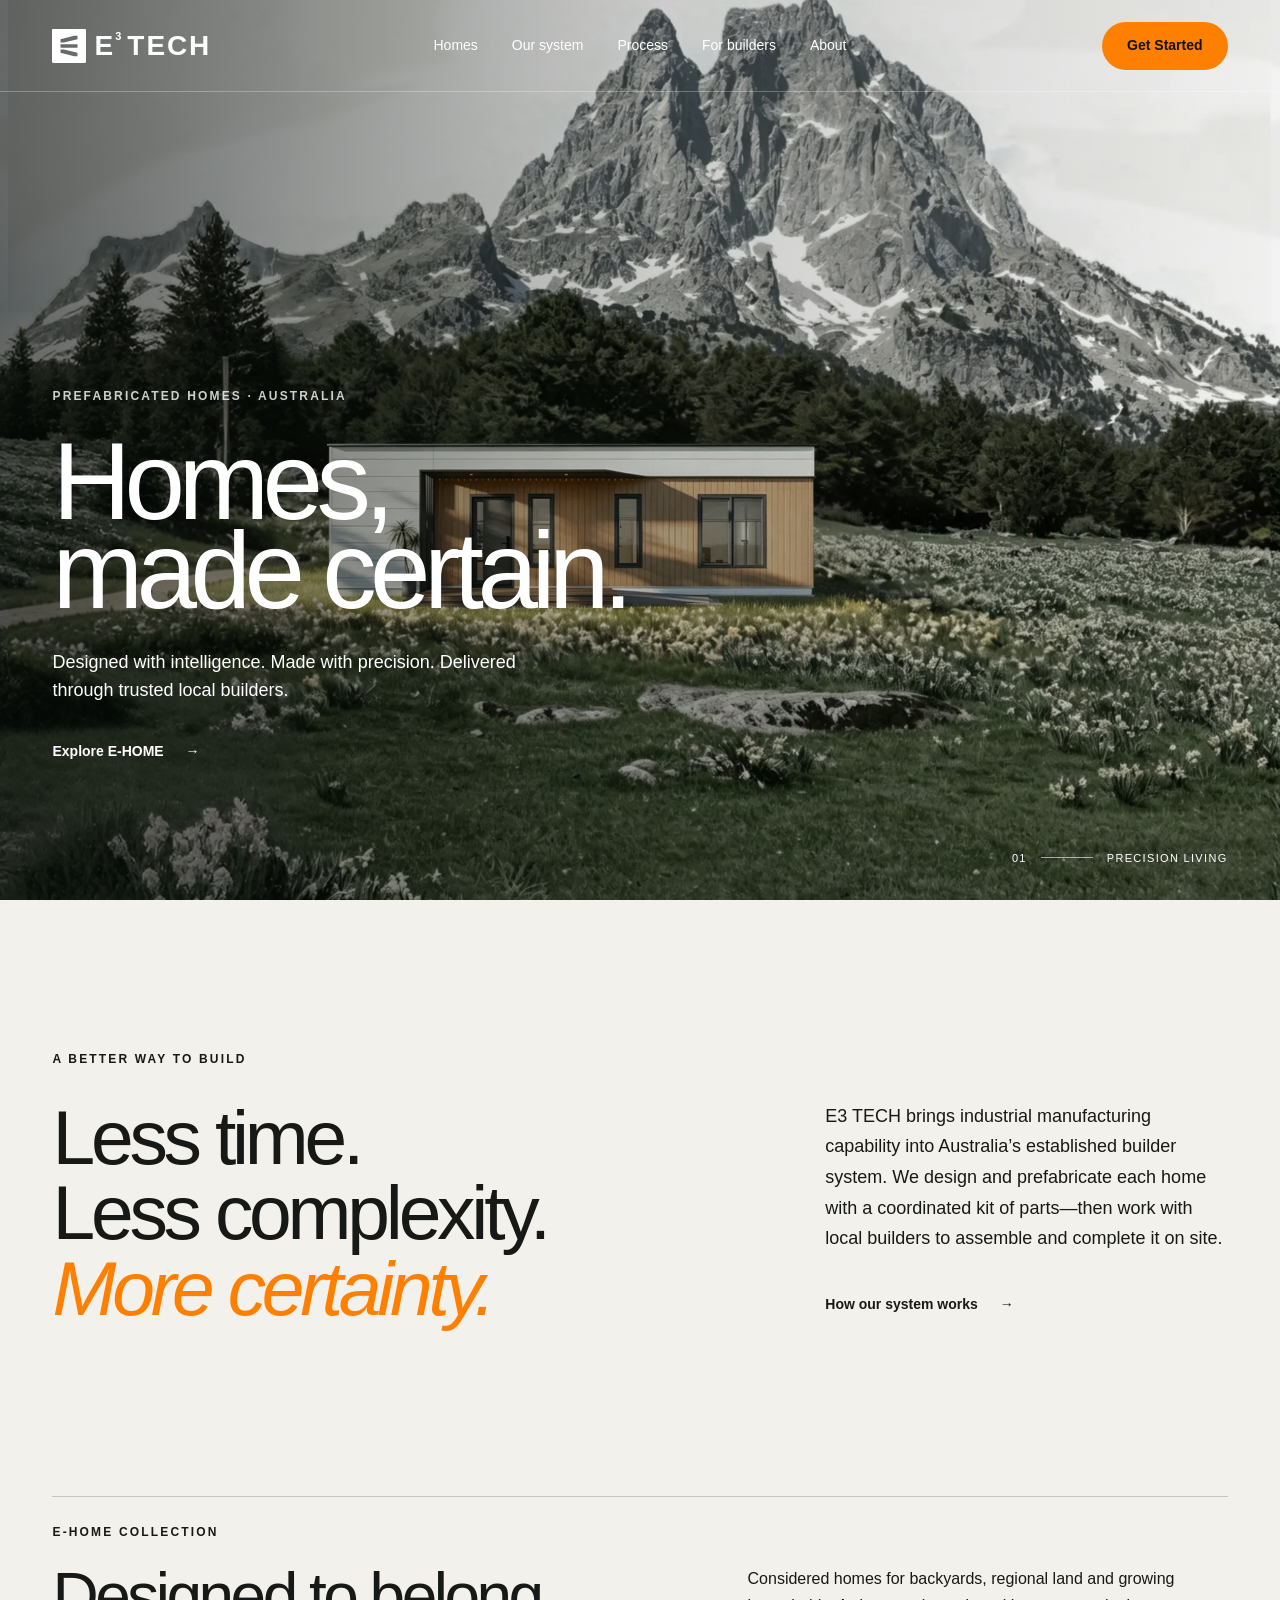
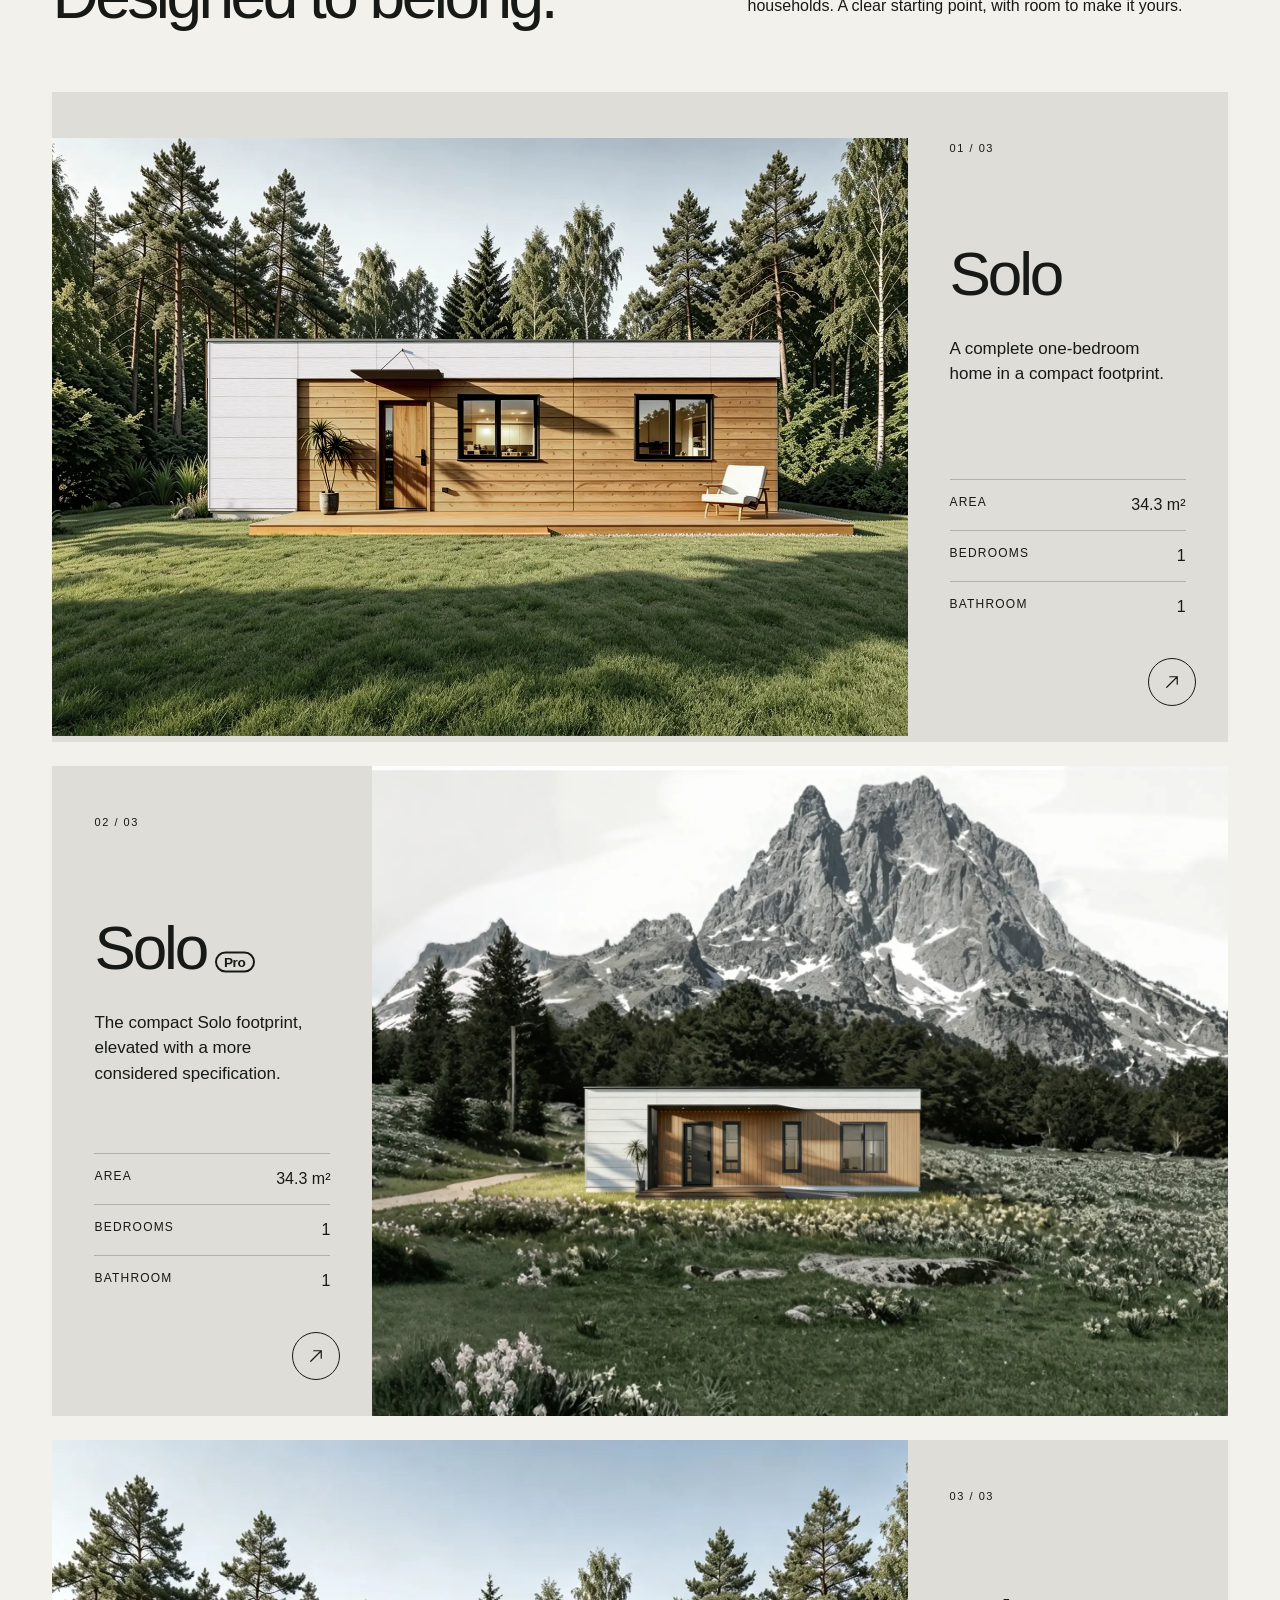
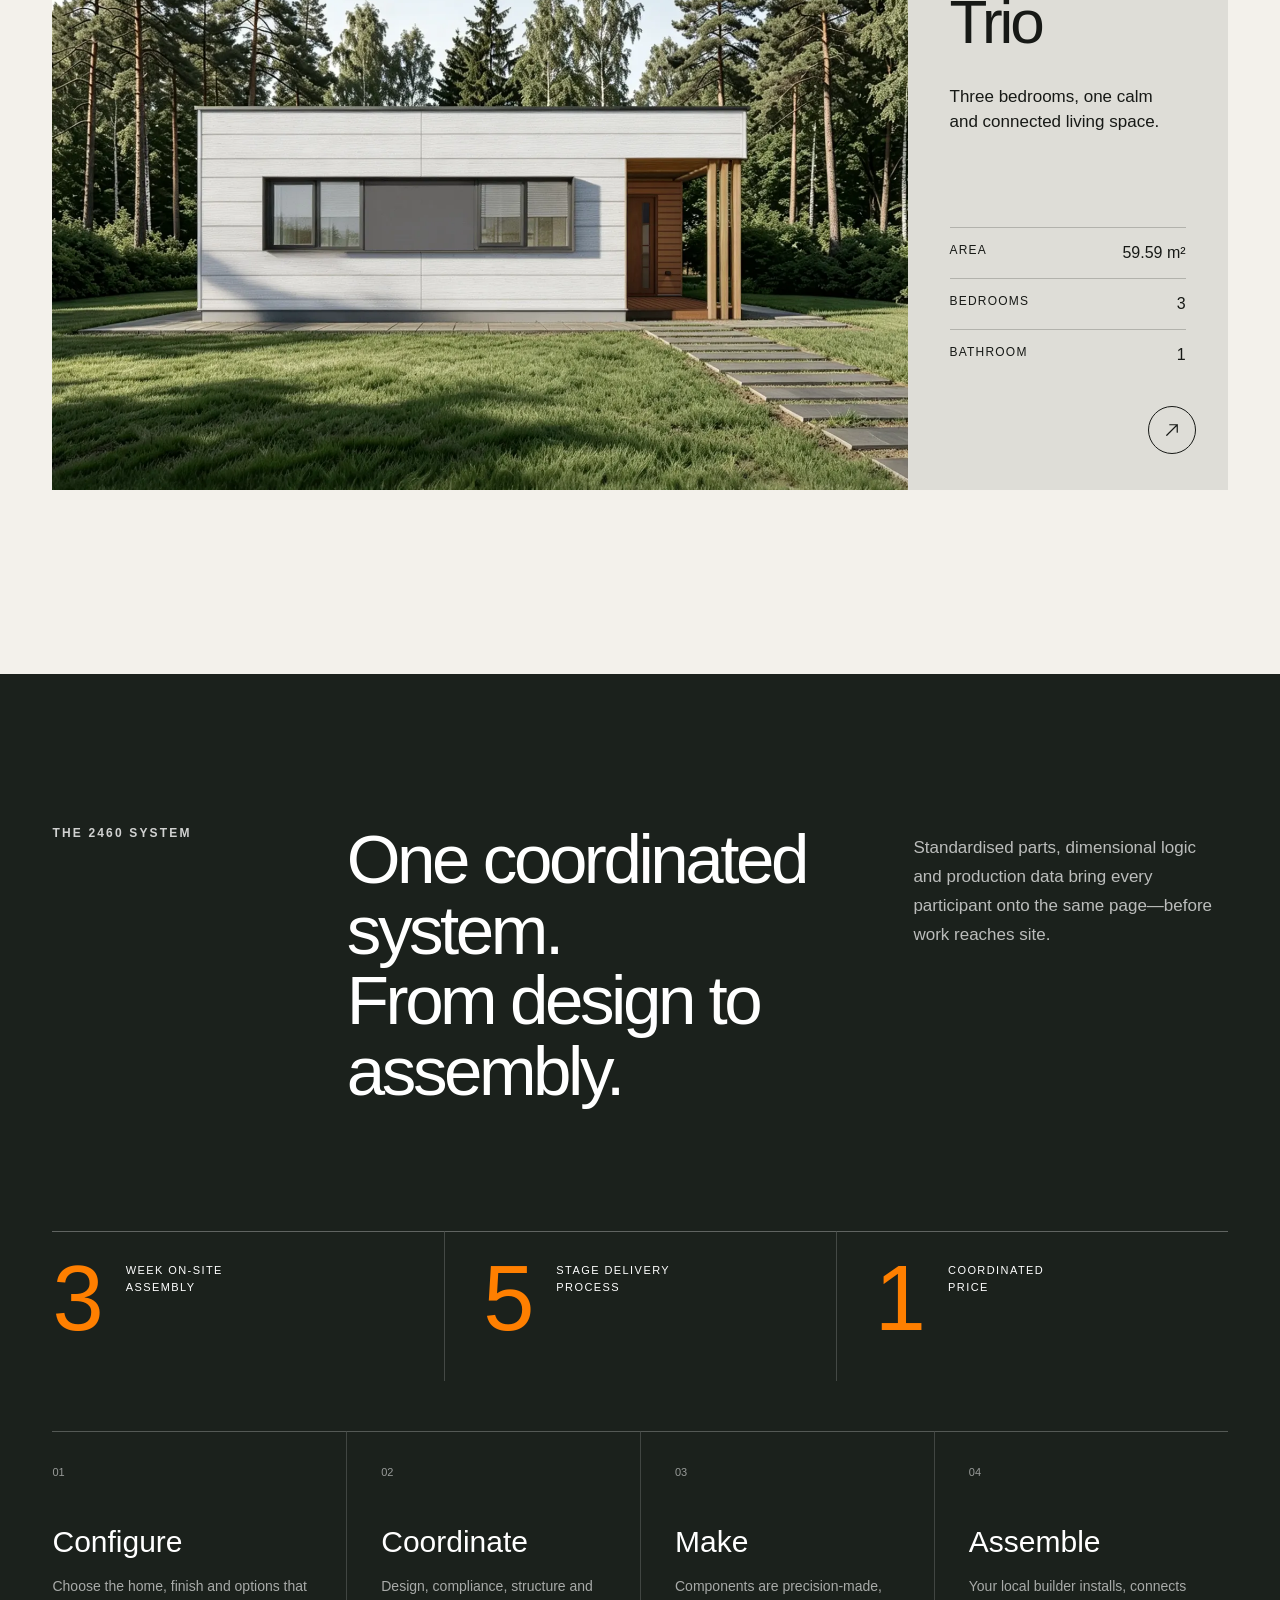
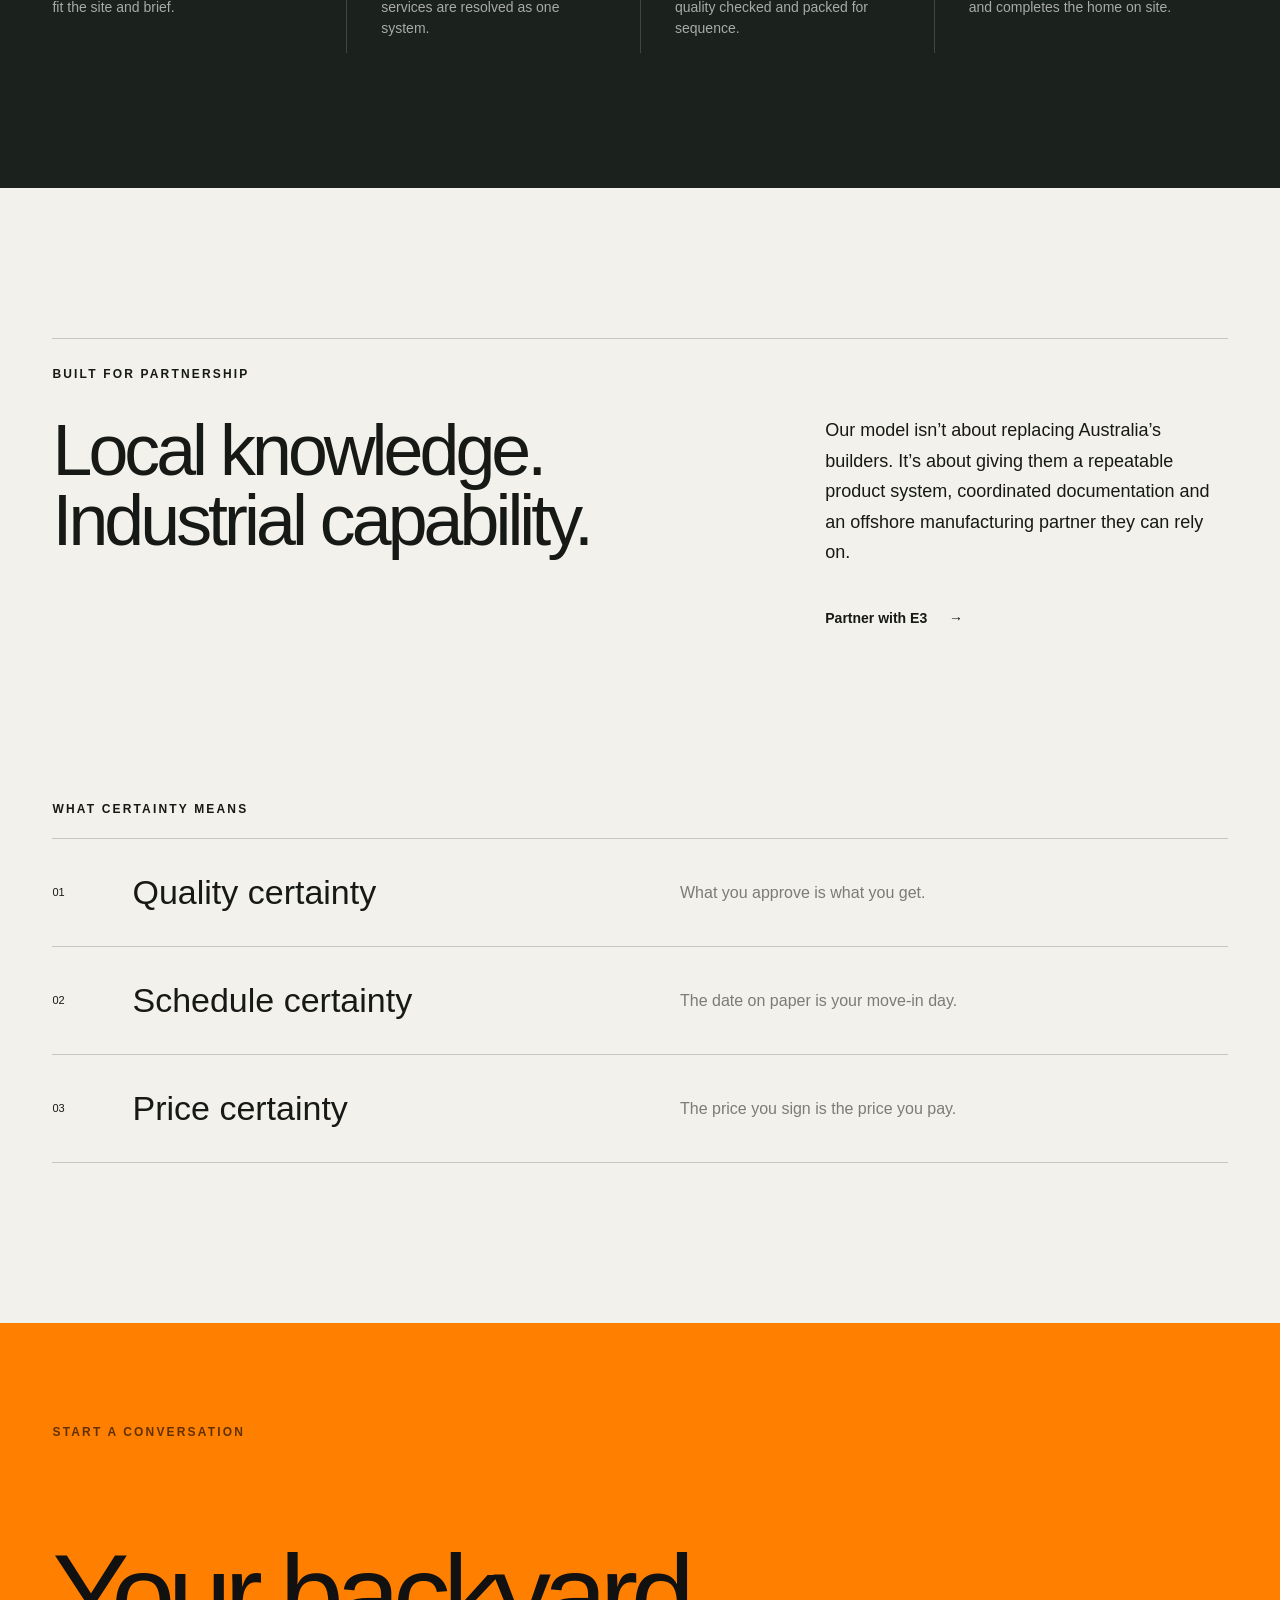
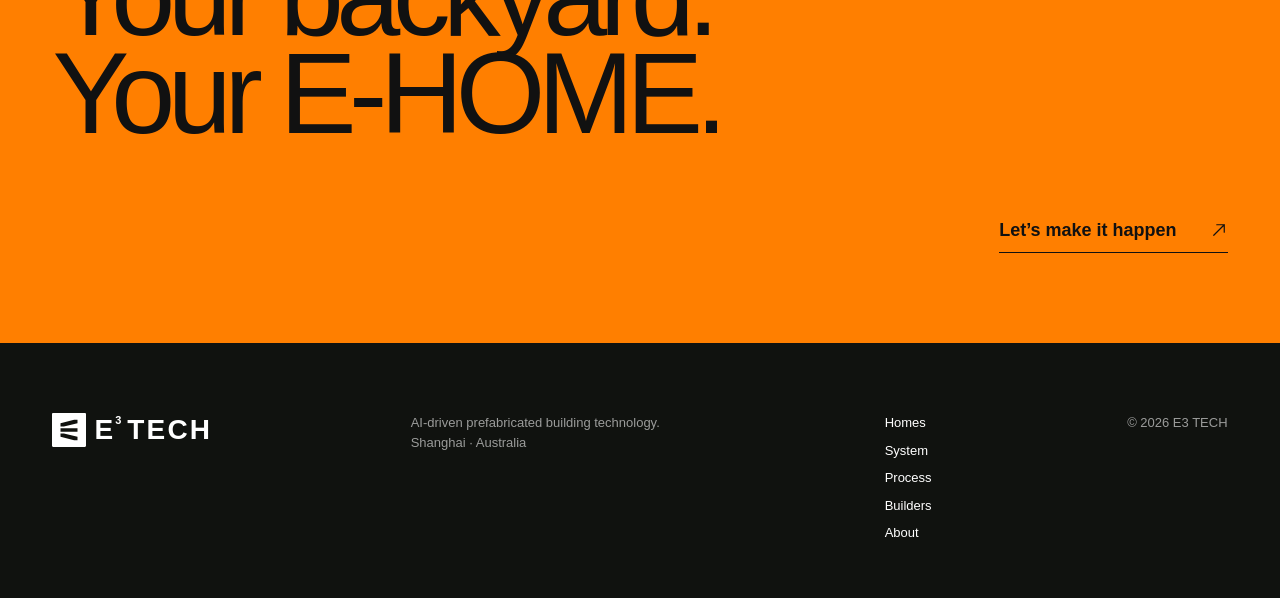
<file: index.html>
<!doctype html>
<!-- Deployment source: GitHub main → Vercel Production -->
<html lang="en">
<head>
  <meta charset="utf-8">
  <meta name="viewport" content="width=device-width,initial-scale=1">
  <title>E-HOME by E³ TECH</title>
  <meta name="description" content="ECO · EASY · EXCELLENCE&#10;Less is better">
  <meta name="application-name" content="E³ TECH">
  <meta name="apple-mobile-web-app-title" content="E³ TECH">
  <link rel="canonical" href="https://e-home-by-e3-tech.vercel.app/">
  <meta property="og:type" content="website">
  <meta property="og:url" content="https://e-home-by-e3-tech.vercel.app/">
  <meta property="og:site_name" content="E³ TECH">
  <meta property="og:title" content="E-HOME by E³ TECH">
  <meta property="og:description" content="ECO · EASY · EXCELLENCE&#10;Less is better">
  <meta property="og:image" itemprop="image" content="https://e-home-by-e3-tech.vercel.app/assets/e-home-share-logo.png?v=8">
  <meta property="og:image:secure_url" content="https://e-home-by-e3-tech.vercel.app/assets/e-home-share-logo.png?v=8">
  <meta property="og:image:type" content="image/png">
  <meta property="og:image:alt" content="E3 TECH logo">
  <link itemprop="thumbnailUrl" href="https://e-home-by-e3-tech.vercel.app/assets/e-home-share-logo.png?v=8">
  <meta name="twitter:card" content="summary">
  <meta name="twitter:title" content="E-HOME by E³ TECH">
  <meta name="twitter:description" content="ECO · EASY · EXCELLENCE&#10;Less is better">
  <meta name="twitter:image" content="https://e-home-by-e3-tech.vercel.app/assets/e-home-share-logo.png?v=8">
  <link rel="stylesheet" href="styles.css">
  <script src="script.js" defer></script>
</head>
<body>
  <header class="site-header" data-header>
    <a class="brand" href="#top" aria-label="E3 TECH home">
      <span class="brand-logo"><img src="assets/e3-logo.svg" alt="" width="32" height="32"></span>
      <span class="brand-mark">E<sup>3</sup></span><span class="brand-word">TECH</span>
    </a>
    <nav class="desktop-nav" aria-label="Primary navigation">
      <a href="#homes">Homes</a>
      <a href="#system">Our system</a>
      <a href="process/">Process</a>
      <a href="#partners">For builders</a>
      <a href="about/">About</a>
    </nav>
    <a class="header-cta" href="#contact">Get Started</a>
    <button class="menu-button" type="button" aria-expanded="false" aria-controls="mobile-menu">Menu</button>
    <nav class="mobile-menu" id="mobile-menu" aria-label="Mobile navigation">
      <a href="#homes">Homes</a><a href="#system">Our system</a><a href="process/">Process</a><a href="#partners">For builders</a><a href="about/">About</a><a href="#contact">Start a project</a>
    </nav>
  </header>

  <main id="top">
    <section class="hero" aria-labelledby="hero-title">
      <img src="assets/solo-pro.webp" alt="E3 Solo Pro prefabricated home in a mountain landscape">
      <div class="hero-shade"></div>
      <div class="hero-copy">
        <p class="eyebrow light">Prefabricated homes · Australia</p>
        <h1 id="hero-title">Homes,<br>made certain.</h1>
        <p class="hero-intro">Designed with intelligence. Made with precision. Delivered through trusted local builders.</p>
        <a class="text-link light-link" href="#homes">Explore E‑HOME <span>→</span></a>
      </div>
      <div class="hero-index"><span>01</span><span class="line"></span><span>Precision living</span></div>
    </section>

    <section class="intro section" id="about">
      <p class="eyebrow">A better way to build</p>
      <div class="intro-grid">
        <h2>Less time.<br>Less complexity.<br><em>More certainty.</em></h2>
        <div class="intro-copy">
          <p>E3 TECH brings industrial manufacturing capability into Australia’s established builder system. We design and prefabricate each home with a coordinated kit of parts—then work with local builders to assemble and complete it on site.</p>
          <a class="text-link" href="#system">How our system works <span>→</span></a>
        </div>
      </div>
    </section>

    <section class="homes section" id="homes">
      <div class="section-heading">
        <div><p class="eyebrow">E‑HOME collection</p><h2>Designed to belong.</h2></div>
        <p>Considered homes for backyards, regional land and growing households. A clear starting point, with room to make it yours.</p>
      </div>

      <article class="home-card home-card-main">
        <a class="home-image" href="solo/" aria-label="View the Solo home"><img src="assets/solo.webp" alt="E3 Solo compact home"></a>
        <div class="home-info">
          <div><p class="card-number">01 / 03</p><h3>Solo</h3><p class="home-desc">A complete one-bedroom home in a compact footprint.</p></div>
          <dl><div><dt>Area</dt><dd>34.3 m²</dd></div><div><dt>Bedrooms</dt><dd>1</dd></div><div><dt>Bathroom</dt><dd>1</dd></div></dl>
          <a class="circle-link" href="solo/" aria-label="View the Solo home"><svg viewBox="0 0 24 24" aria-hidden="true" focusable="false"><path d="M5 19 19 5M9 5h10v10"></path></svg></a>
        </div>
      </article>

      <article class="home-card reverse">
        <a class="home-image" href="solo-pro/" aria-label="View the Solo Pro home"><img src="assets/solo-pro.webp" alt="E3 Solo Pro prefabricated home"></a>
        <div class="home-info">
          <div><p class="card-number">02 / 03</p><h3 class="solo-pro-lockup" aria-label="Solo Pro"><span>Solo</span><span class="pro-pill">Pro</span></h3><p class="home-desc">The compact Solo footprint, elevated with a more considered specification.</p></div>
          <dl><div><dt>Area</dt><dd>34.3 m²</dd></div><div><dt>Bedrooms</dt><dd>1</dd></div><div><dt>Bathroom</dt><dd>1</dd></div></dl>
          <a class="circle-link" href="solo-pro/" aria-label="View the Solo Pro home"><svg viewBox="0 0 24 24" aria-hidden="true" focusable="false"><path d="M5 19 19 5M9 5h10v10"></path></svg></a>
        </div>
      </article>

      <article class="home-card">
        <a class="home-image crop-trio" href="trio/" aria-label="View the Trio home"><img src="assets/trio.webp" alt="E3 Trio prefabricated family home"></a>
        <div class="home-info">
          <div><p class="card-number">03 / 03</p><h3>Trio</h3><p class="home-desc">Three bedrooms, one calm and connected living space.</p></div>
          <dl><div><dt>Area</dt><dd>59.59 m²</dd></div><div><dt>Bedrooms</dt><dd>3</dd></div><div><dt>Bathroom</dt><dd>1</dd></div></dl>
          <a class="circle-link" href="trio/" aria-label="View the Trio home"><svg viewBox="0 0 24 24" aria-hidden="true" focusable="false"><path d="M5 19 19 5M9 5h10v10"></path></svg></a>
        </div>
      </article>
    </section>

    <section class="system" id="system">
      <div class="system-top section">
        <p class="eyebrow light">The 2460 system</p>
        <h2>One coordinated system.<br>From design to assembly.</h2>
        <p>Standardised parts, dimensional logic and production data bring every participant onto the same page—before work reaches site.</p>
      </div>
      <div class="stats section" aria-label="E3 delivery highlights">
        <div><strong>3</strong><span>week on-site<br>assembly</span></div>
        <div><strong>5</strong><span>stage delivery<br>process</span></div>
        <div><strong>1</strong><span>coordinated<br>price</span></div>
      </div>
      <div class="steps section">
        <article><span>01</span><h3>Configure</h3><p>Choose the home, finish and options that fit the site and brief.</p></article>
        <article><span>02</span><h3>Coordinate</h3><p>Design, compliance, structure and services are resolved as one system.</p></article>
        <article><span>03</span><h3>Make</h3><p>Components are precision-made, quality checked and packed for sequence.</p></article>
        <article><span>04</span><h3>Assemble</h3><p>Your local builder installs, connects and completes the home on site.</p></article>
      </div>
    </section>

    <section class="partners section" id="partners">
      <p class="eyebrow">Built for partnership</p>
      <div class="partners-grid">
        <h2>Local knowledge.<br>Industrial capability.</h2>
        <div><p>Our model isn’t about replacing Australia’s builders. It’s about giving them a repeatable product system, coordinated documentation and an offshore manufacturing partner they can rely on.</p><a class="text-link" href="#contact">Partner with E3 <span>→</span></a></div>
      </div>
    </section>

    <section class="promise section">
      <p class="eyebrow">What certainty means</p>
      <div class="promise-row"><span>01</span><h3>Quality certainty</h3><p>What you approve is what you get.</p></div>
      <div class="promise-row"><span>02</span><h3>Schedule certainty</h3><p>The date on paper is your move-in day.</p></div>
      <div class="promise-row"><span>03</span><h3>Price certainty</h3><p>The price you sign is the price you pay.</p></div>
    </section>

    <section class="contact section" id="contact">
      <p class="eyebrow light">Start a conversation</p>
      <h2>Your backyard.<br>Your E‑HOME.</h2>
      <a class="contact-link" href="mailto:hello@e3tech.com">Let’s make it happen <span><svg viewBox="0 0 24 24" aria-hidden="true" focusable="false"><path d="M5 19 19 5M9 5h10v10"></path></svg></span></a>
    </section>
  </main>

  <footer class="site-footer section">
    <a class="brand footer-brand" href="#top"><span class="brand-logo"><img src="assets/e3-logo.svg" alt="" width="32" height="32"></span><span class="brand-mark">E<sup>3</sup></span><span class="brand-word">TECH</span></a>
    <p>AI-driven prefabricated building technology.<br>Shanghai · Australia</p>
    <div><a href="#homes">Homes</a><a href="#system">System</a><a href="process/">Process</a><a href="#partners">Builders</a><a href="about/">About</a></div>
    <p class="copyright">© 2026 E3 TECH</p>
  </footer>
</body>
</html>
</file>
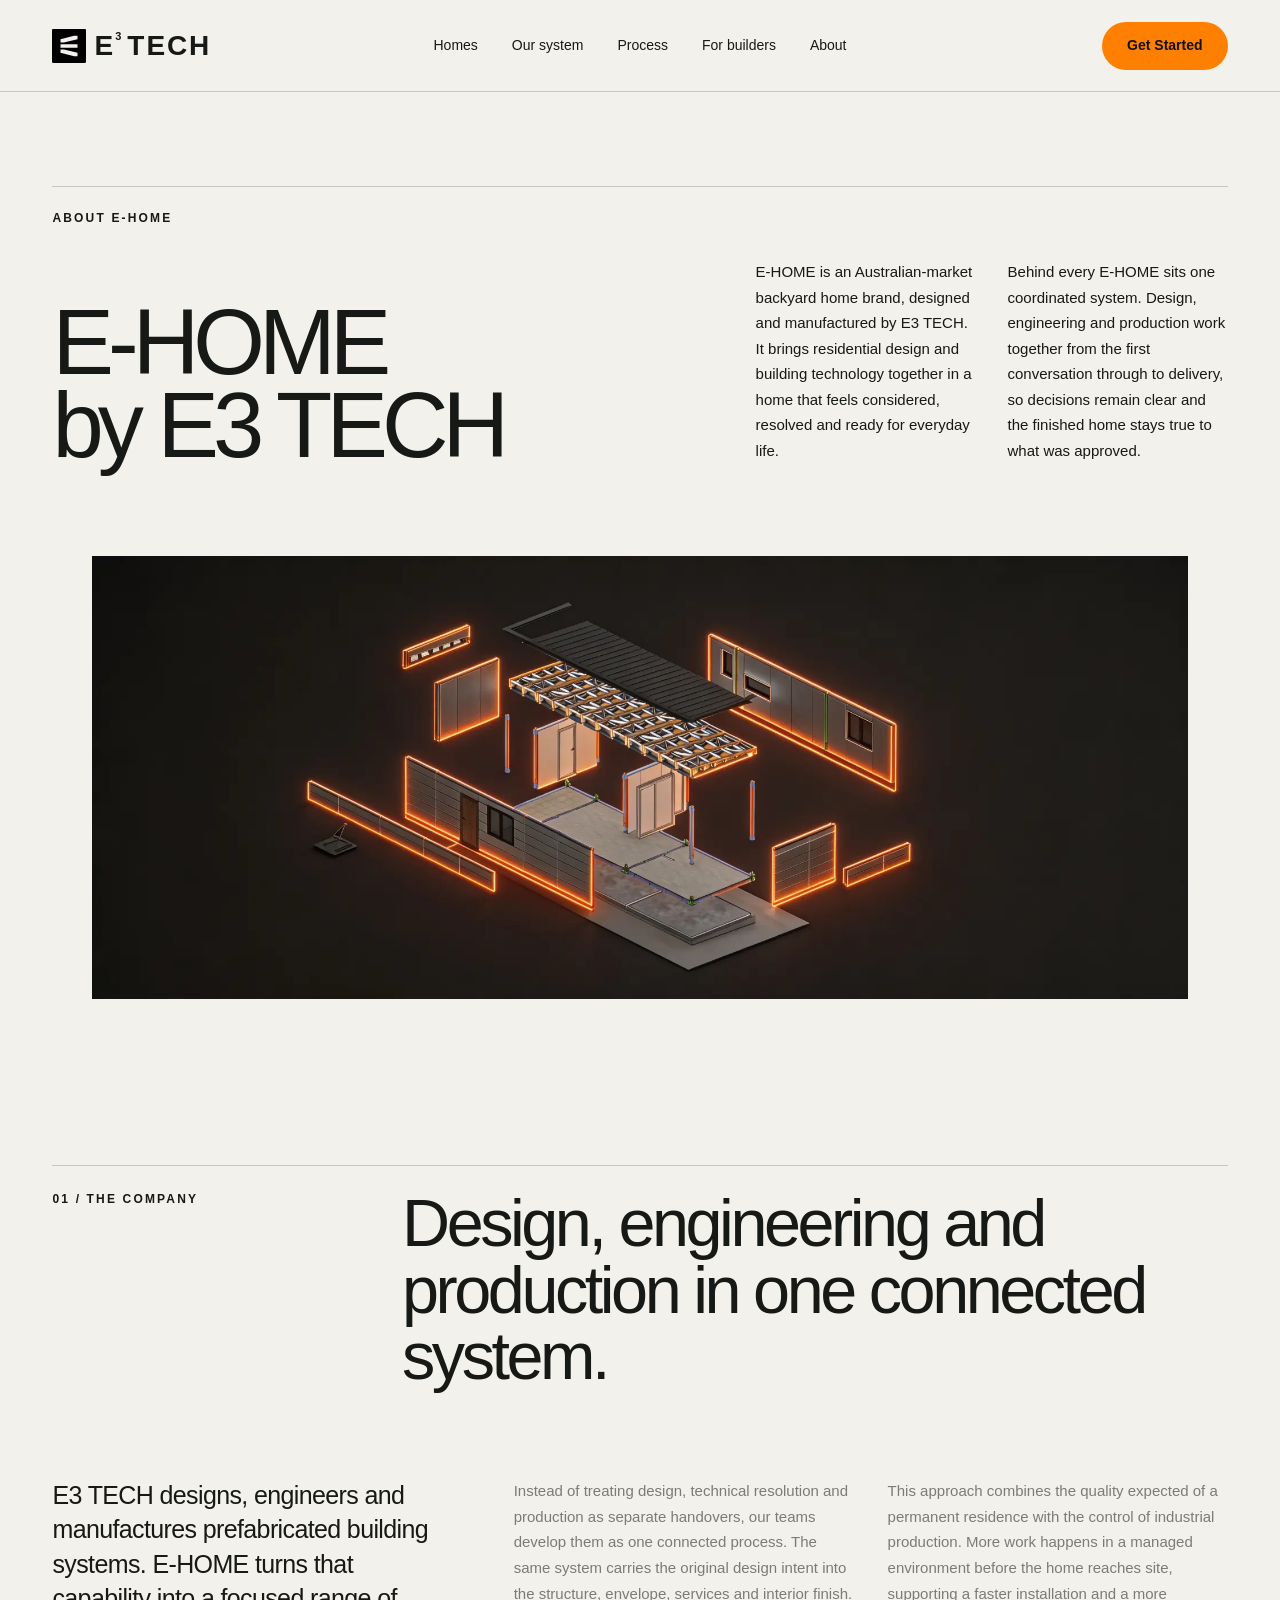
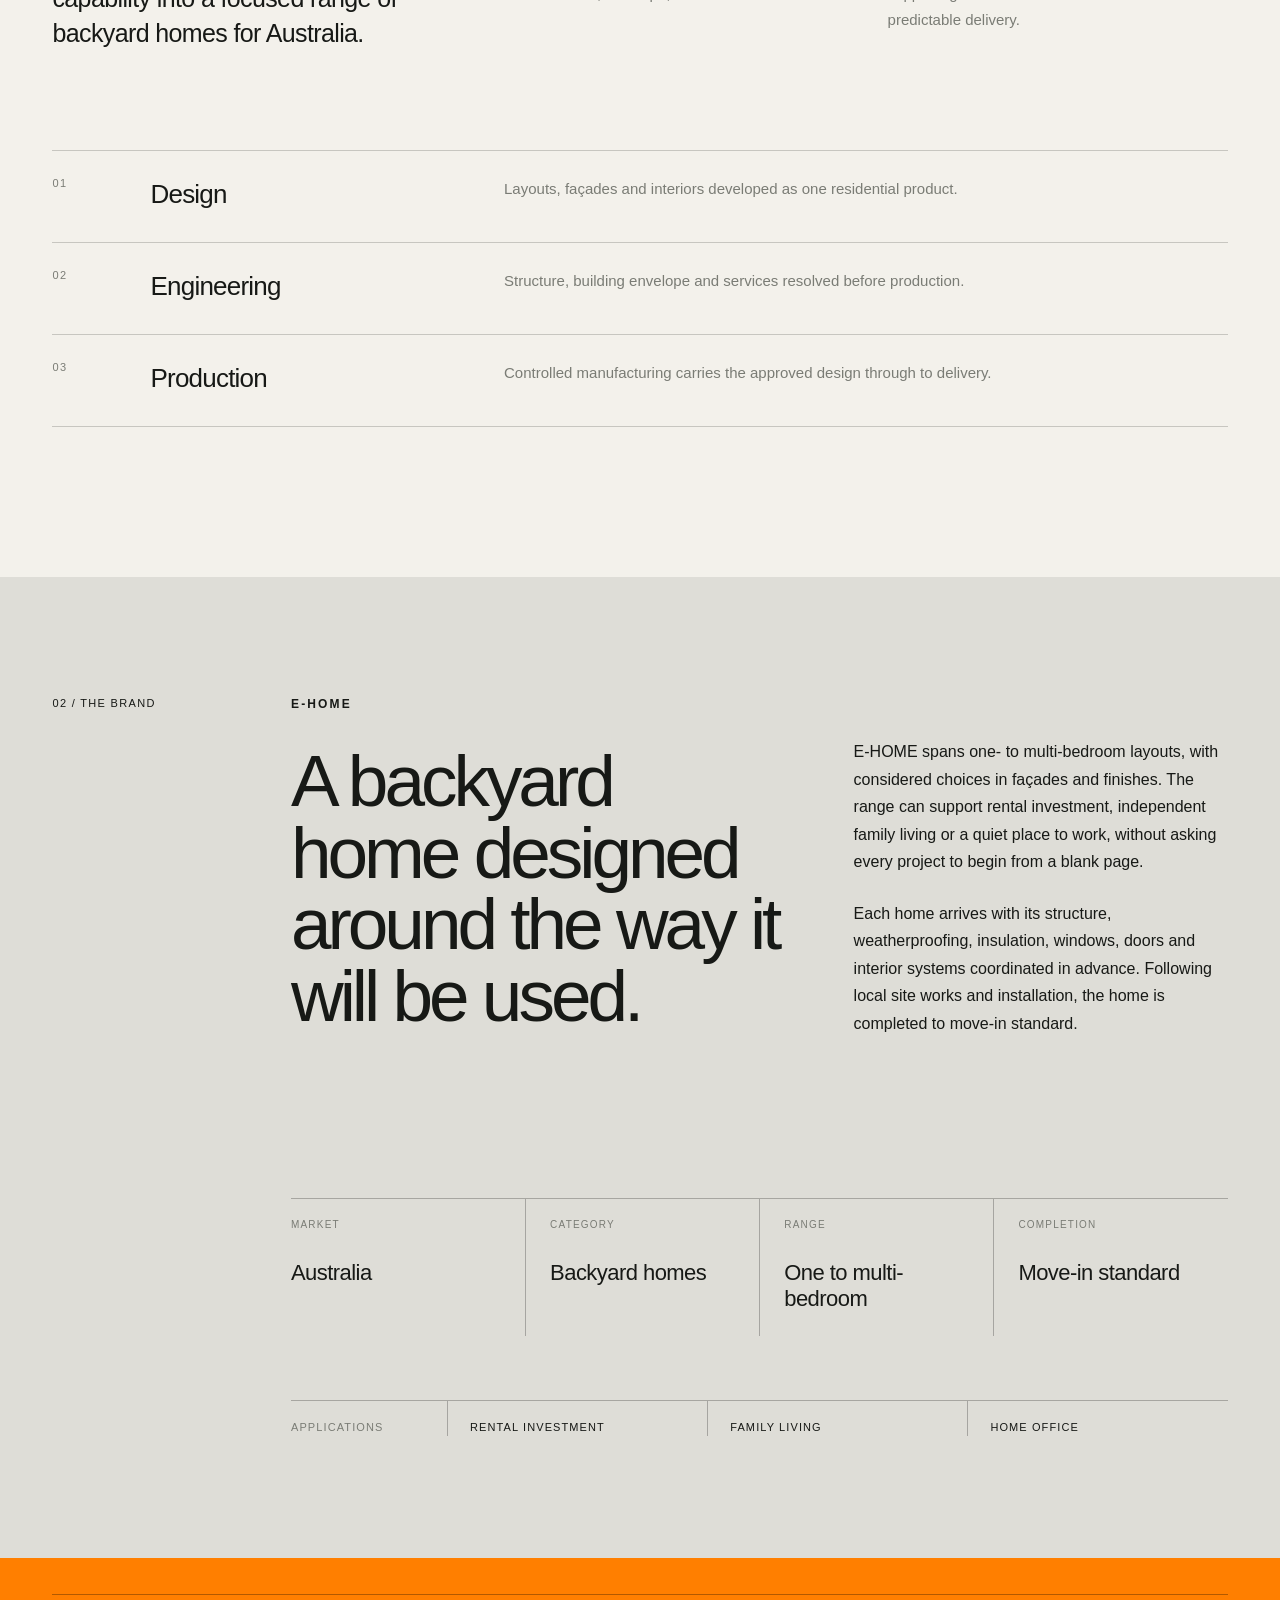
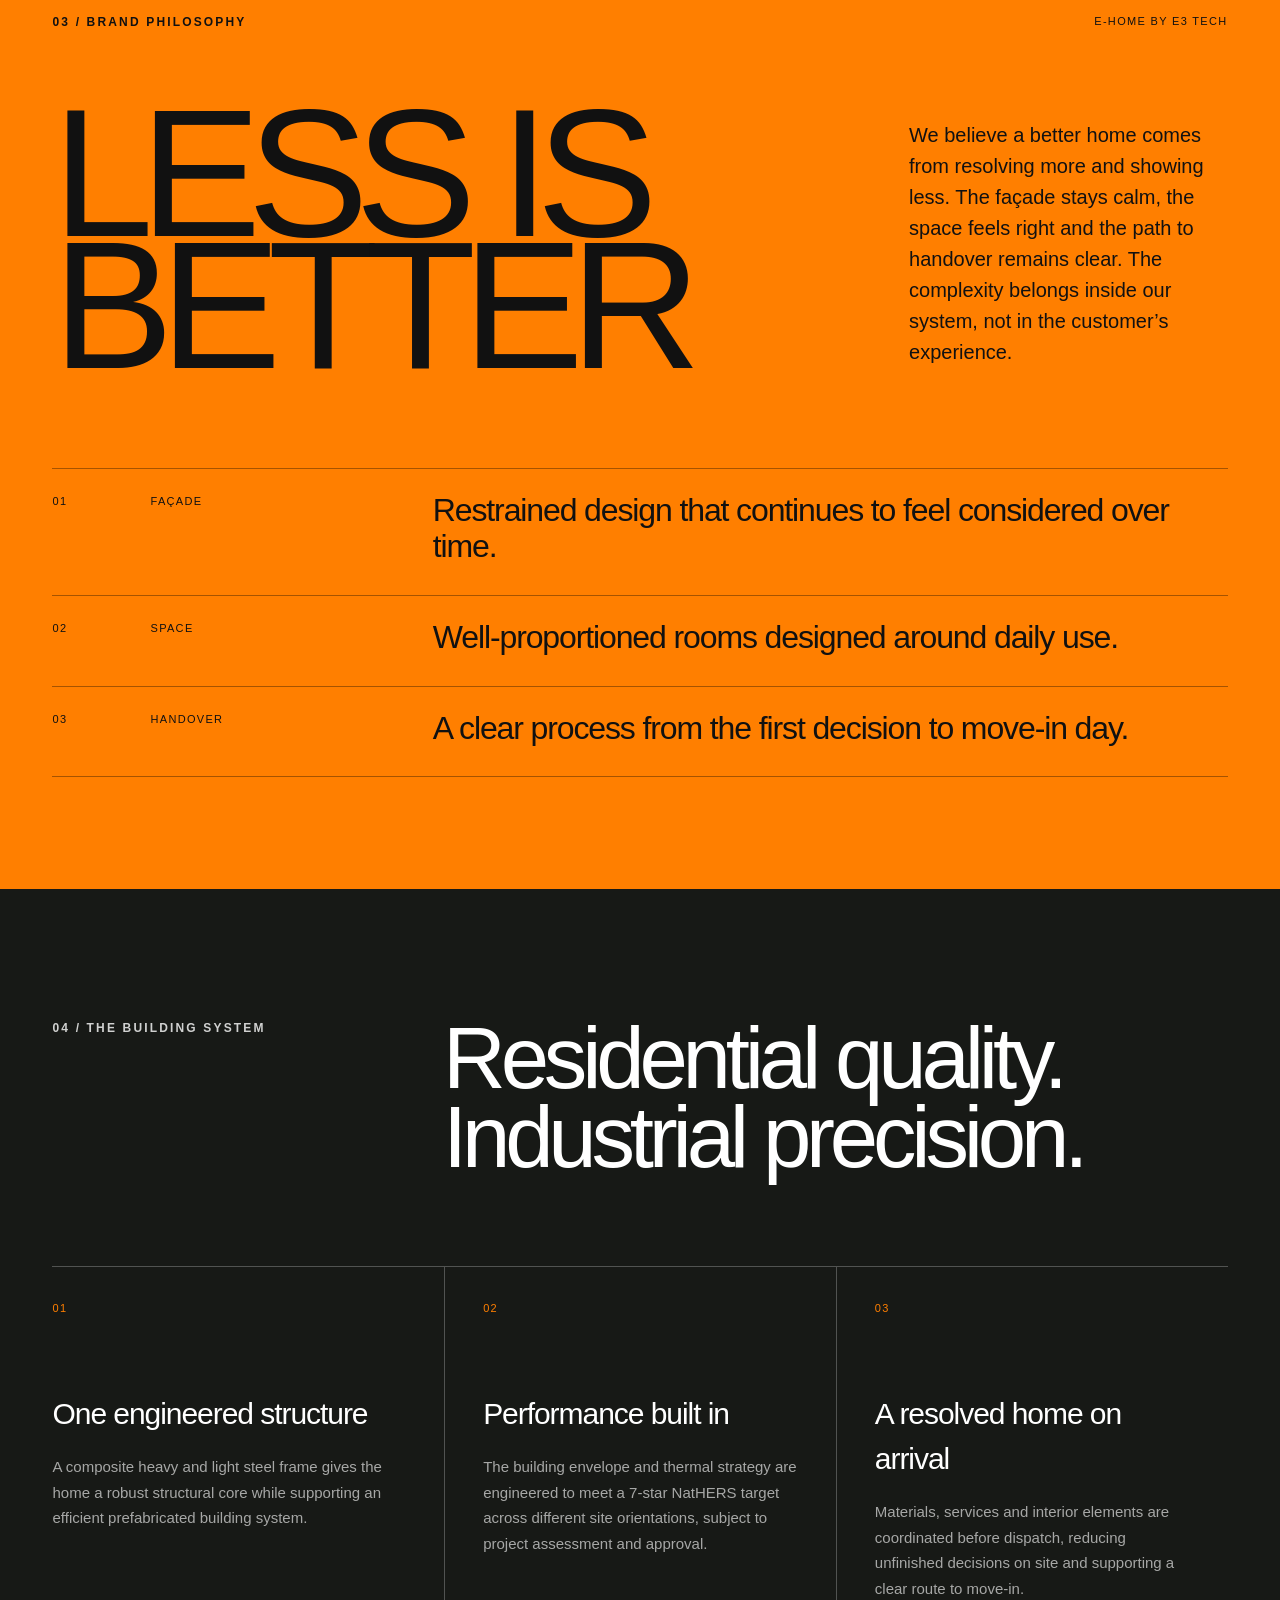
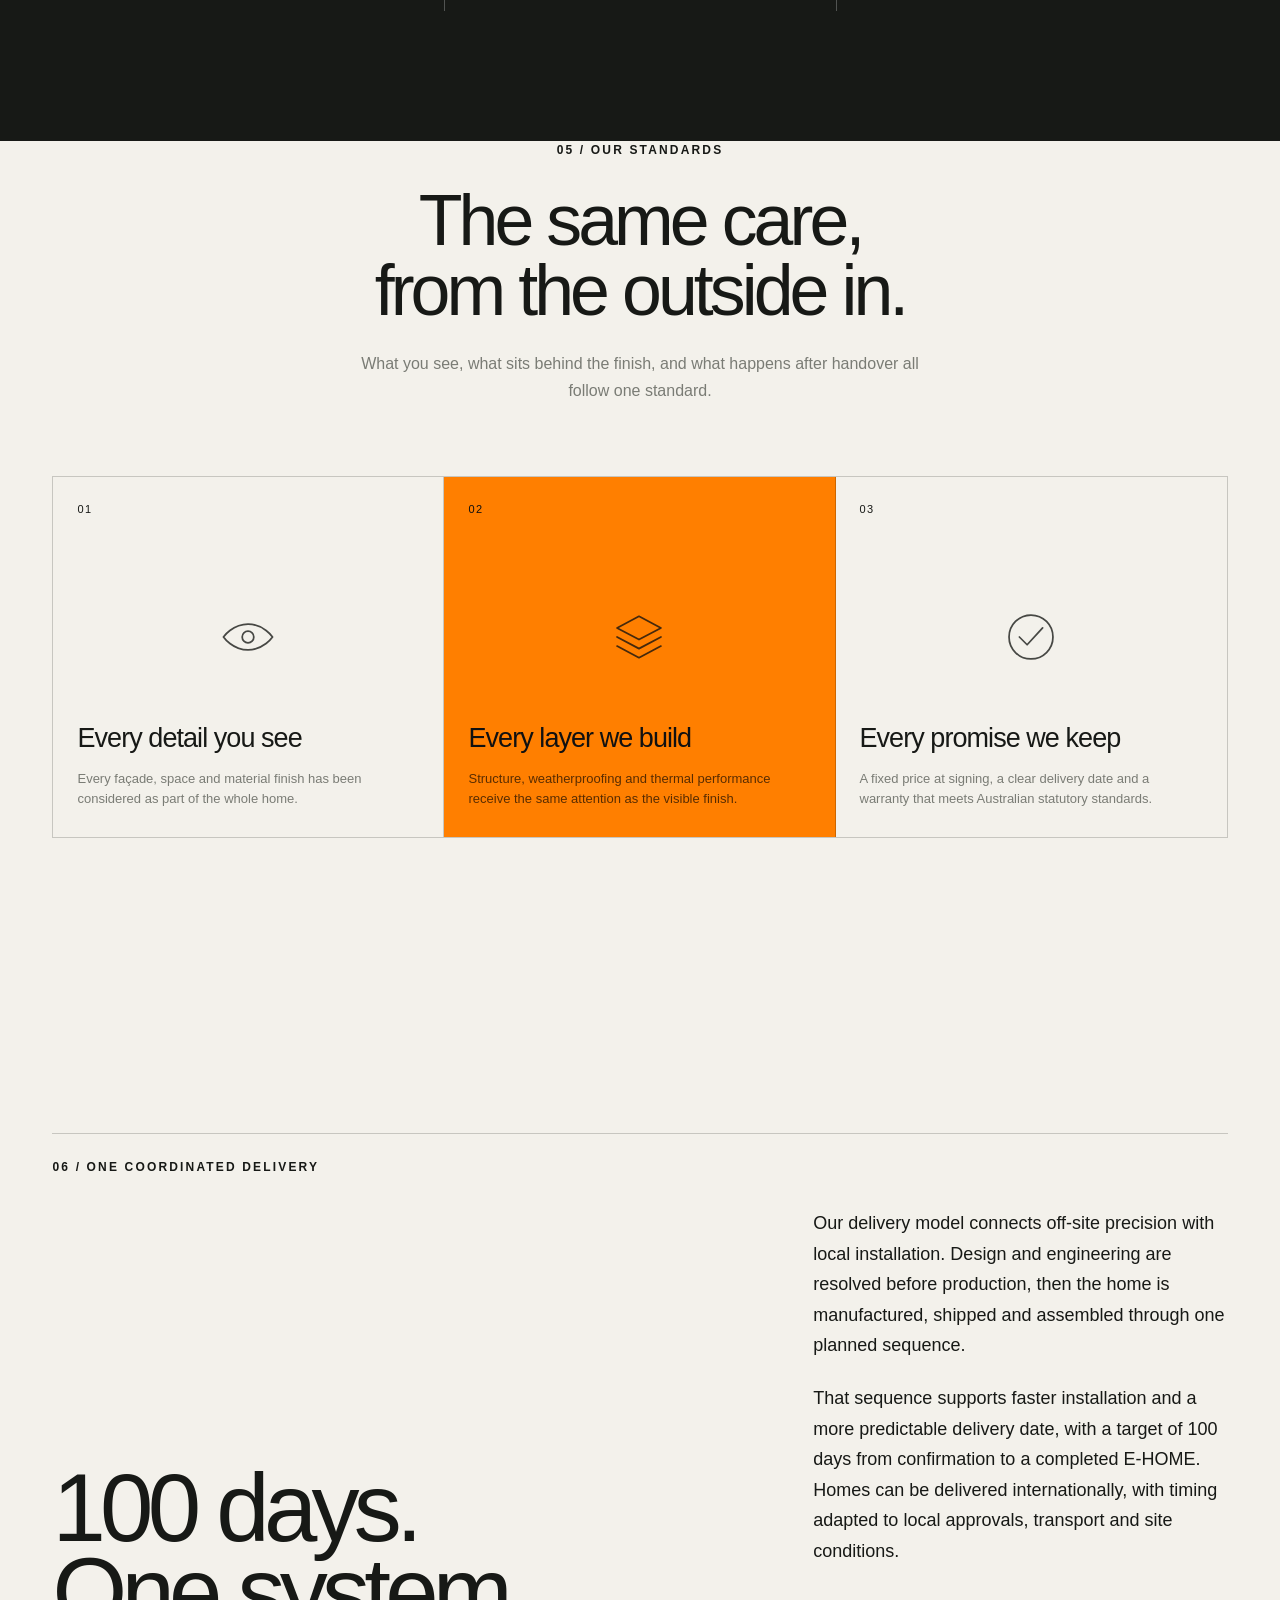
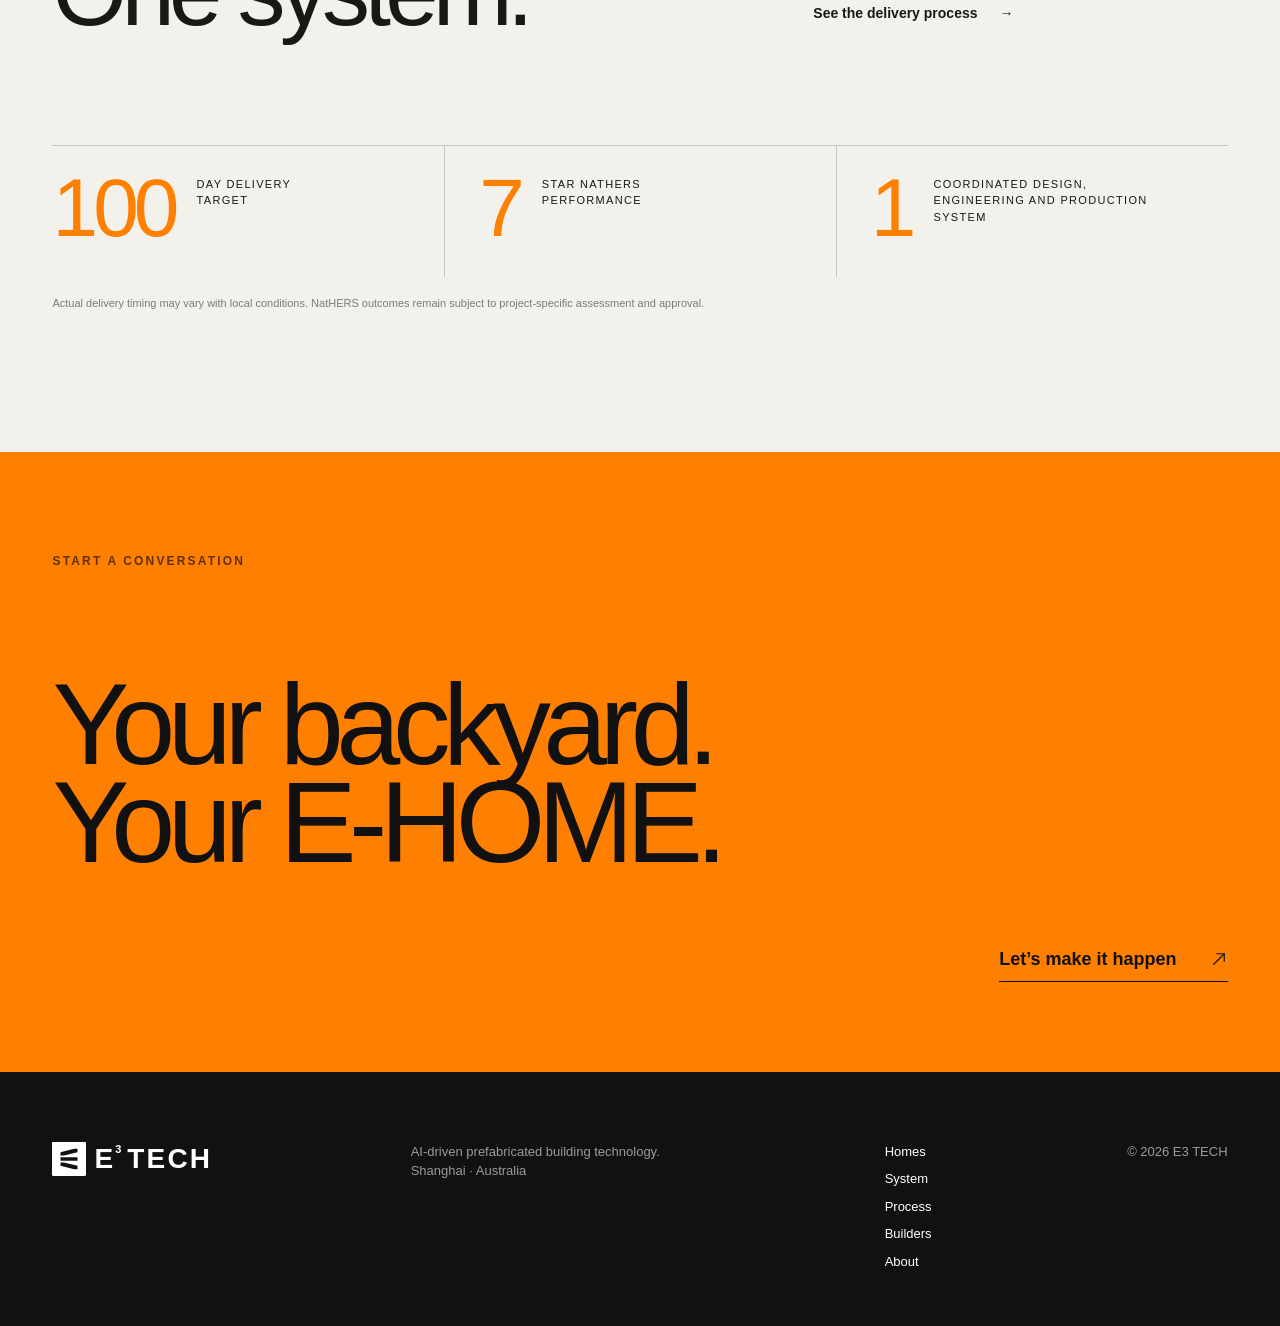
<file: about/index.html>
<!doctype html>
<html lang="en">
<head>
  <meta charset="utf-8">
  <meta name="viewport" content="width=device-width,initial-scale=1">
  <meta name="description" content="E-HOME by E3 TECH brings design, engineering and precision manufacturing into one coordinated backyard home system.">
  <title>About E-HOME — E3 TECH</title>
  <link rel="stylesheet" href="../styles.css">
  <link rel="stylesheet" href="../about.css">
  <script src="../script.js" defer></script>
</head>
<body class="about-page">
  <header class="site-header scrolled" data-header>
    <a class="brand" href="../" aria-label="E3 TECH home">
      <span class="brand-logo"><img src="../assets/e3-logo.svg" alt="" width="32" height="32"></span>
      <span class="brand-mark">E<sup>3</sup></span><span class="brand-word">TECH</span>
    </a>
    <nav class="desktop-nav" aria-label="Primary navigation">
      <a href="../#homes">Homes</a>
      <a href="../#system">Our system</a>
      <a href="../process/">Process</a>
      <a href="../#partners">For builders</a>
      <a href="./" aria-current="page">About</a>
    </nav>
    <a class="header-cta" href="#contact">Get Started</a>
    <button class="menu-button" type="button" aria-expanded="false" aria-controls="mobile-menu">Menu</button>
    <nav class="mobile-menu" id="mobile-menu" aria-label="Mobile navigation">
      <a href="../#homes">Homes</a><a href="../#system">Our system</a><a href="../process/">Process</a><a href="../#partners">For builders</a><a href="./" aria-current="page">About</a><a href="#contact">Start a project</a>
    </nav>
  </header>

  <main id="top">
    <section class="about-intro section">
      <p class="eyebrow">About E-HOME</p>
      <div class="about-intro-grid">
        <h1>E-HOME<br>by E3 TECH</h1>
        <div class="about-copy">
          <p>E-HOME is an Australian-market backyard home brand, designed and manufactured by E3 TECH. It brings residential design and building technology together in a home that feels considered, resolved and ready for everyday life.</p>
          <p>Behind every E-HOME sits one coordinated system. Design, engineering and production work together from the first conversation through to delivery, so decisions remain clear and the finished home stays true to what was approved.</p>
        </div>
      </div>
    </section>

    <figure class="about-hero section">
      <img src="../assets/about-system.webp" alt="Exploded view of the E-HOME prefabricated building system" width="1920" height="777" loading="eager">
    </figure>

    <section class="about-story section">
      <div class="story-heading">
        <p class="eyebrow">01 / The company</p>
        <h2>Design, engineering and production in one connected system.</h2>
      </div>
      <div class="story-copy story-copy-company">
        <p class="story-lead">E3 TECH designs, engineers and manufactures prefabricated building systems. E-HOME turns that capability into a focused range of backyard homes for Australia.</p>
        <div class="story-columns">
          <p>Instead of treating design, technical resolution and production as separate handovers, our teams develop them as one connected process. The same system carries the original design intent into the structure, envelope, services and interior finish.</p>
          <p>This approach combines the quality expected of a permanent residence with the control of industrial production. More work happens in a managed environment before the home reaches site, supporting a faster installation and a more predictable delivery.</p>
        </div>
      </div>
      <div class="company-lines">
        <div><span>01</span><strong>Design</strong><p>Layouts, façades and interiors developed as one residential product.</p></div>
        <div><span>02</span><strong>Engineering</strong><p>Structure, building envelope and services resolved before production.</p></div>
        <div><span>03</span><strong>Production</strong><p>Controlled manufacturing carries the approved design through to delivery.</p></div>
      </div>
    </section>

    <section class="about-brand section">
      <div class="brand-number">02 / The brand</div>
      <div class="brand-statement">
        <p class="eyebrow">E-HOME</p>
        <h2>A backyard home designed around the way it will be used.</h2>
      </div>
      <div class="brand-copy">
        <p>E-HOME spans one- to multi-bedroom layouts, with considered choices in façades and finishes. The range can support rental investment, independent family living or a quiet place to work, without asking every project to begin from a blank page.</p>
        <p>Each home arrives with its structure, weatherproofing, insulation, windows, doors and interior systems coordinated in advance. Following local site works and installation, the home is completed to move-in standard.</p>
      </div>
      <dl class="brand-facts">
        <div><dt>Market</dt><dd>Australia</dd></div>
        <div><dt>Category</dt><dd>Backyard homes</dd></div>
        <div><dt>Range</dt><dd>One to multi-bedroom</dd></div>
        <div><dt>Completion</dt><dd>Move-in standard</dd></div>
      </dl>
      <div class="brand-uses" aria-label="E-HOME applications">
        <small>Applications</small>
        <span>Rental investment</span><span>Family living</span><span>Home office</span>
      </div>
    </section>

    <section class="about-belief section">
      <div class="belief-kicker">
        <p class="eyebrow">03 / Brand philosophy</p>
        <span>E-HOME by E3 TECH</span>
      </div>
      <div class="belief-title">
        <h2>LESS IS<br>BETTER</h2>
        <p>We believe a better home comes from resolving more and showing less. The façade stays calm, the space feels right and the path to handover remains clear. The complexity belongs inside our system, not in the customer’s experience.</p>
      </div>
      <div class="belief-list">
        <article><span>01</span><p>Façade</p><h3>Restrained design that continues to feel considered over time.</h3></article>
        <article><span>02</span><p>Space</p><h3>Well-proportioned rooms designed around daily use.</h3></article>
        <article><span>03</span><p>Handover</p><h3>A clear process from the first decision to move-in day.</h3></article>
      </div>
    </section>

    <section class="about-system-detail section">
      <div class="system-detail-heading">
        <p class="eyebrow light">04 / The building system</p>
        <h2>Residential quality.<br>Industrial precision.</h2>
      </div>
      <div class="system-detail-grid">
        <article>
          <span>01</span>
          <h3>One engineered structure</h3>
          <p>A composite heavy and light steel frame gives the home a robust structural core while supporting an efficient prefabricated building system.</p>
        </article>
        <article>
          <span>02</span>
          <h3>Performance built in</h3>
          <p>The building envelope and thermal strategy are engineered to meet a 7-star NatHERS target across different site orientations, subject to project assessment and approval.</p>
        </article>
        <article>
          <span>03</span>
          <h3>A resolved home on arrival</h3>
          <p>Materials, services and interior elements are coordinated before dispatch, reducing unfinished decisions on site and supporting a clear route to move-in.</p>
        </article>
      </div>
    </section>

    <section class="about-standards section">
      <div class="about-section-heading">
        <p class="eyebrow">05 / Our standards</p>
        <h2>The same care,<br>from the outside in.</h2>
        <p>What you see, what sits behind the finish, and what happens after handover all follow one standard.</p>
      </div>
      <div class="standard-cards">
        <article>
          <span class="standard-index">01</span>
          <svg viewBox="0 0 48 48" aria-hidden="true"><path d="M5 24s7-10 19-10 19 10 19 10-7 10-19 10S5 24 5 24Z"/><circle cx="24" cy="24" r="4.5"/></svg>
          <h3>Every detail you see</h3>
          <p>Every façade, space and material finish has been considered as part of the whole home.</p>
        </article>
        <article class="standard-featured">
          <span class="standard-index">02</span>
          <svg viewBox="0 0 48 48" aria-hidden="true"><path d="m7 17 17-9 17 9-17 9-17-9Z"/><path d="m7 24 17 9 17-9M7 31l17 9 17-9"/></svg>
          <h3>Every layer we build</h3>
          <p>Structure, weatherproofing and thermal performance receive the same attention as the visible finish.</p>
        </article>
        <article>
          <span class="standard-index">03</span>
          <svg viewBox="0 0 48 48" aria-hidden="true"><circle cx="24" cy="24" r="17"/><path d="m15 24 6 6 12-13"/></svg>
          <h3>Every promise we keep</h3>
          <p>A fixed price at signing, a clear delivery date and a warranty that meets Australian statutory standards.</p>
        </article>
      </div>
    </section>

    <section class="about-delivery section">
      <p class="eyebrow">06 / One coordinated delivery</p>
      <div class="delivery-grid">
        <h2>100 days.<br>One system.</h2>
        <div>
          <p>Our delivery model connects off-site precision with local installation. Design and engineering are resolved before production, then the home is manufactured, shipped and assembled through one planned sequence.</p>
          <p>That sequence supports faster installation and a more predictable delivery date, with a target of 100 days from confirmation to a completed E-HOME. Homes can be delivered internationally, with timing adapted to local approvals, transport and site conditions.</p>
          <a class="text-link" href="../process/">See the delivery process <span>→</span></a>
        </div>
      </div>
      <div class="delivery-facts">
        <div><strong>100</strong><span>day delivery<br>target</span></div>
        <div><strong>7</strong><span>star NatHERS<br>performance</span></div>
        <div><strong>1</strong><span>coordinated design,<br>engineering and production system</span></div>
      </div>
      <p class="delivery-note">Actual delivery timing may vary with local conditions. NatHERS outcomes remain subject to project-specific assessment and approval.</p>
    </section>

    <section class="contact section" id="contact">
      <p class="eyebrow light">Start a conversation</p>
      <h2>Your backyard.<br>Your E-HOME.</h2>
      <a class="contact-link" href="mailto:hello@e3tech.com?subject=E3%20TECH%20project%20enquiry">Let’s make it happen <span><svg viewBox="0 0 24 24" aria-hidden="true" focusable="false"><path d="M5 19 19 5M9 5h10v10"></path></svg></span></a>
    </section>
  </main>

  <footer class="site-footer section">
    <a class="brand footer-brand" href="../"><span class="brand-logo"><img src="../assets/e3-logo.svg" alt="" width="32" height="32"></span><span class="brand-mark">E<sup>3</sup></span><span class="brand-word">TECH</span></a>
    <p>AI-driven prefabricated building technology.<br>Shanghai · Australia</p>
    <div><a href="../#homes">Homes</a><a href="../#system">System</a><a href="../process/">Process</a><a href="../#partners">Builders</a><a href="./">About</a></div>
    <p class="copyright">© 2026 E3 TECH</p>
  </footer>
</body>
</html>
</file>
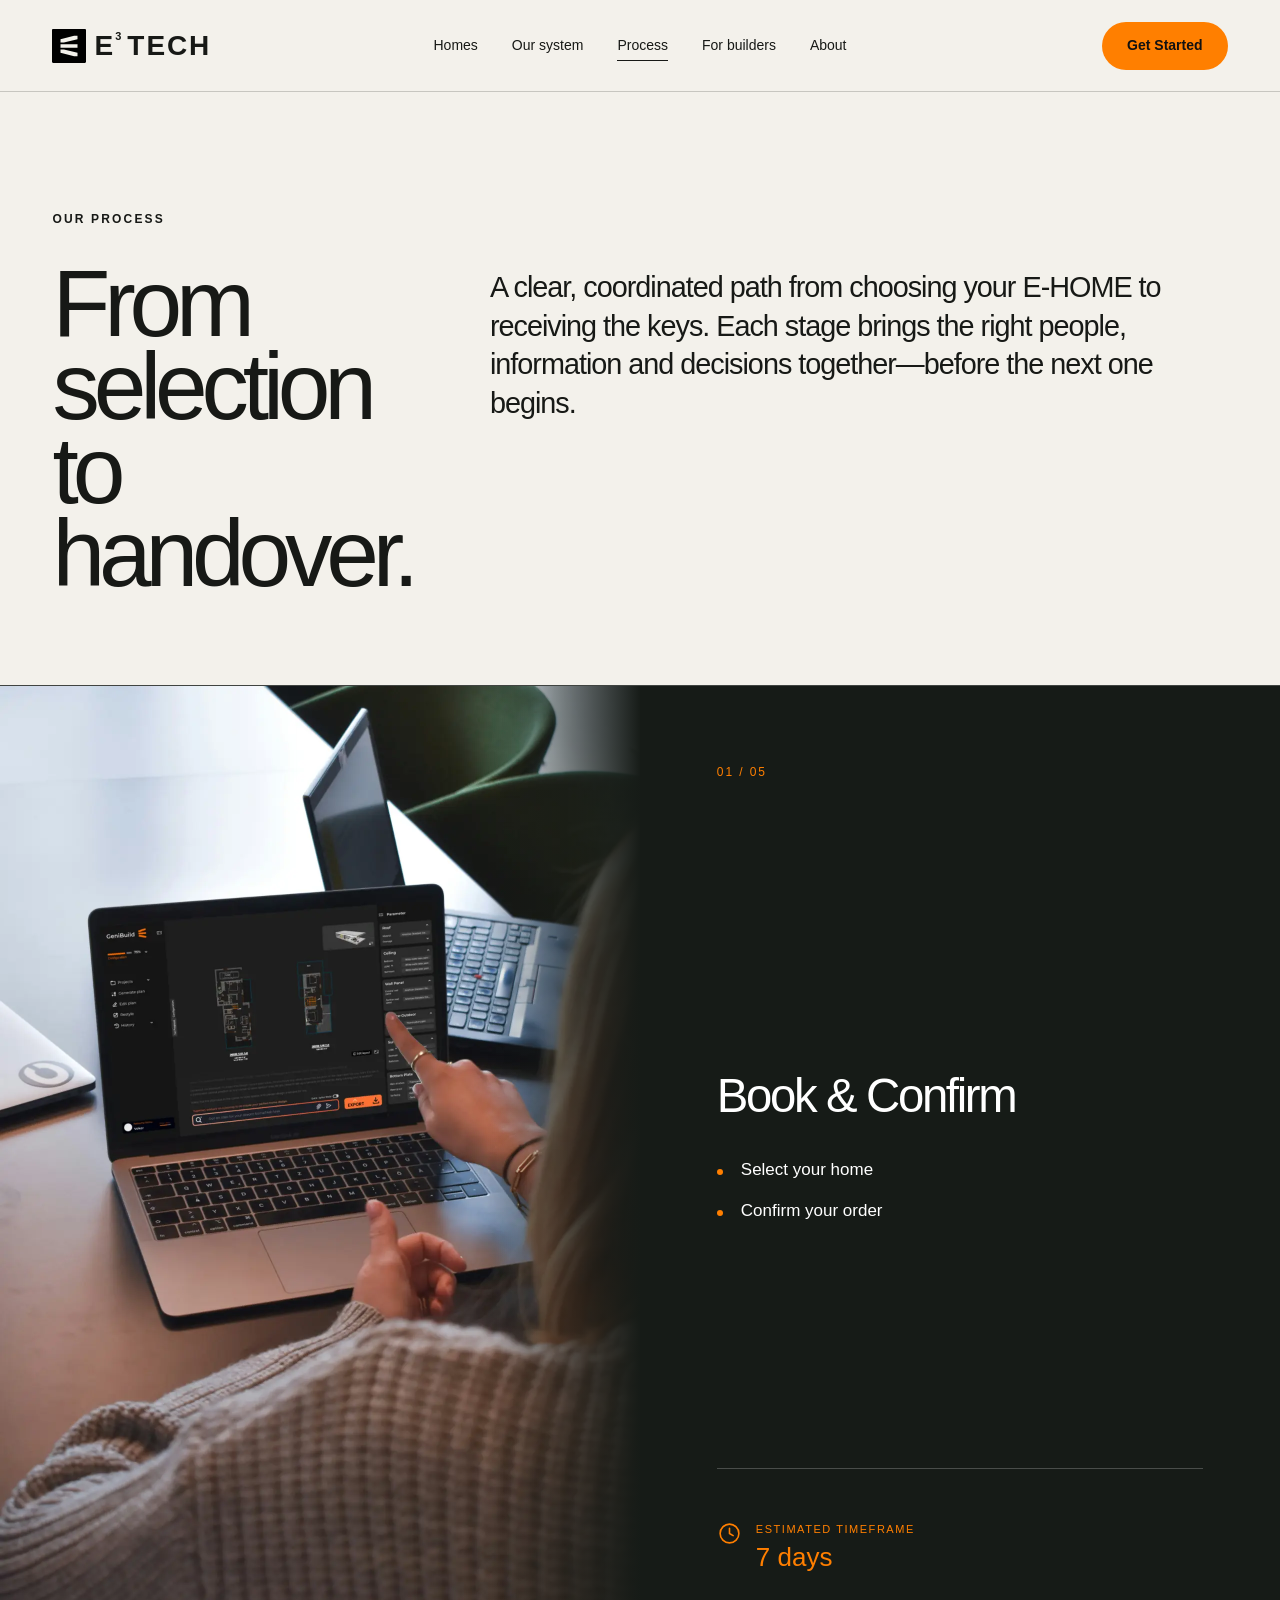
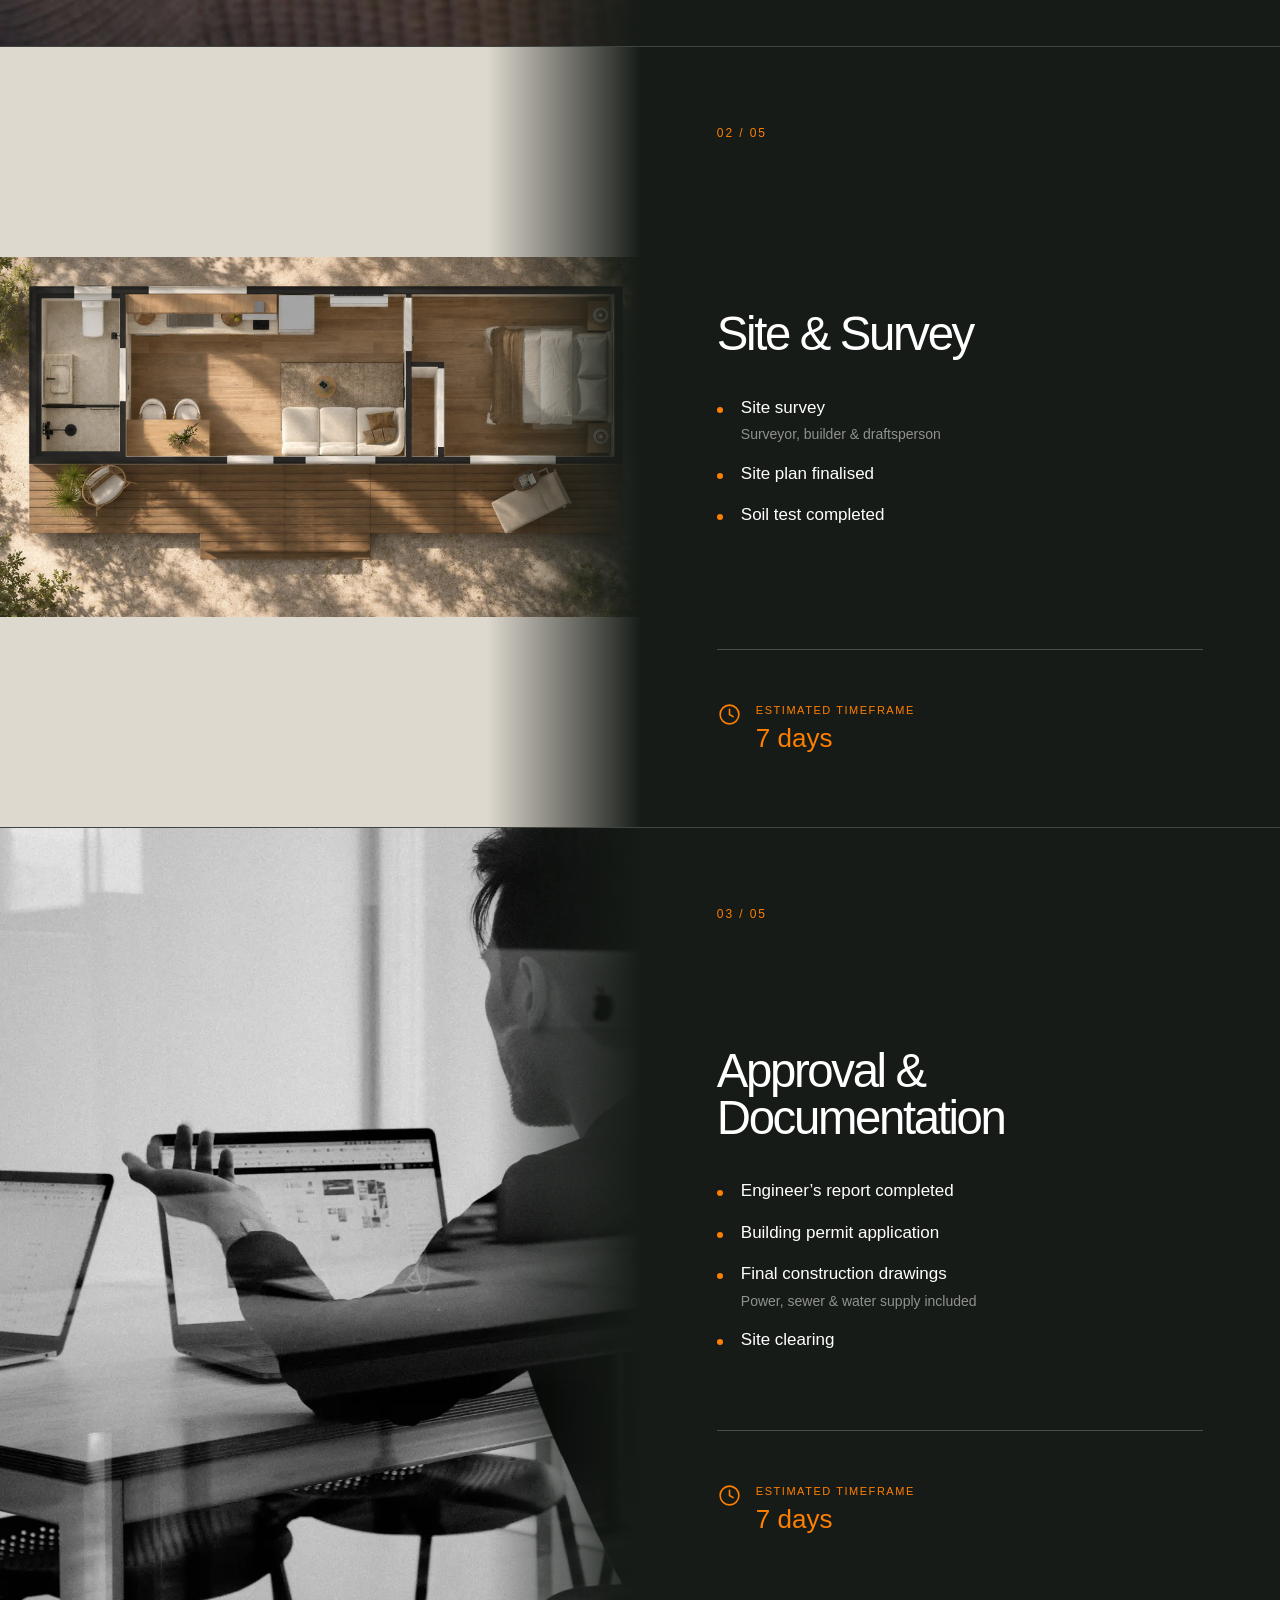
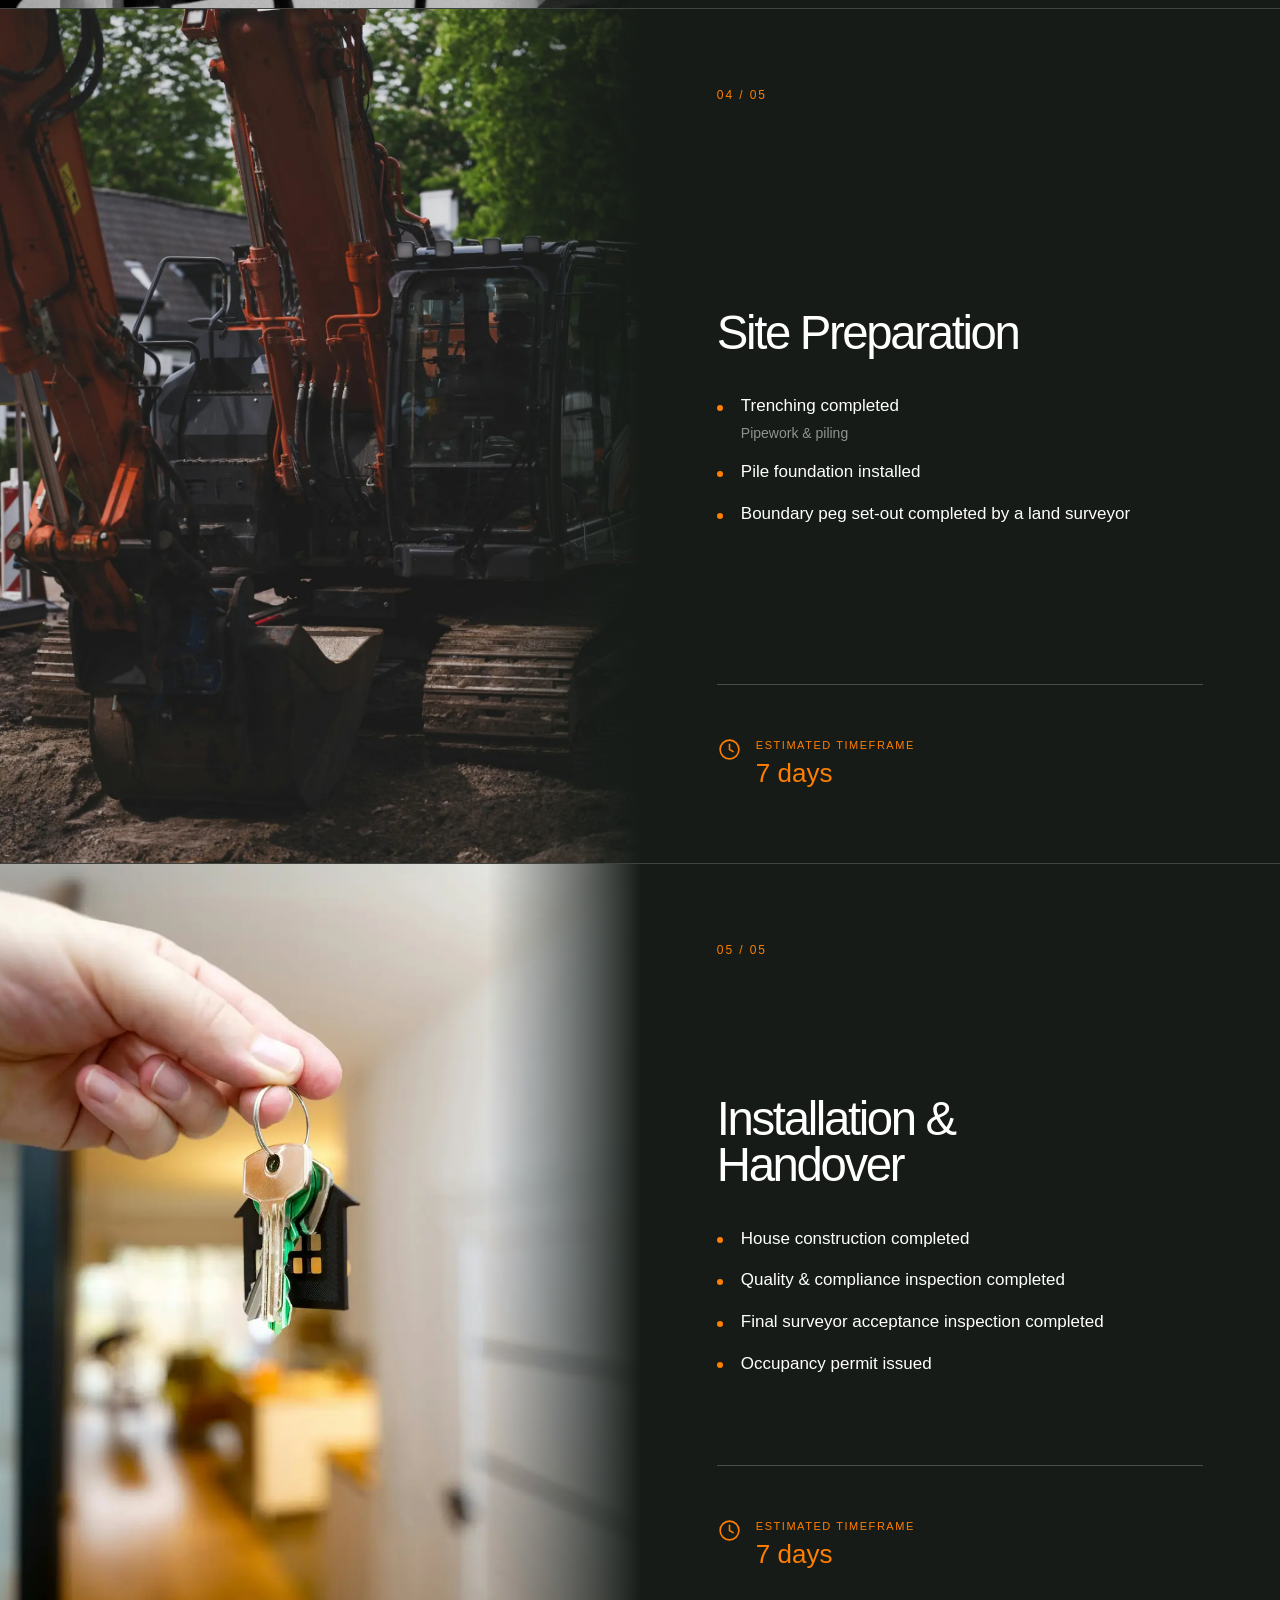
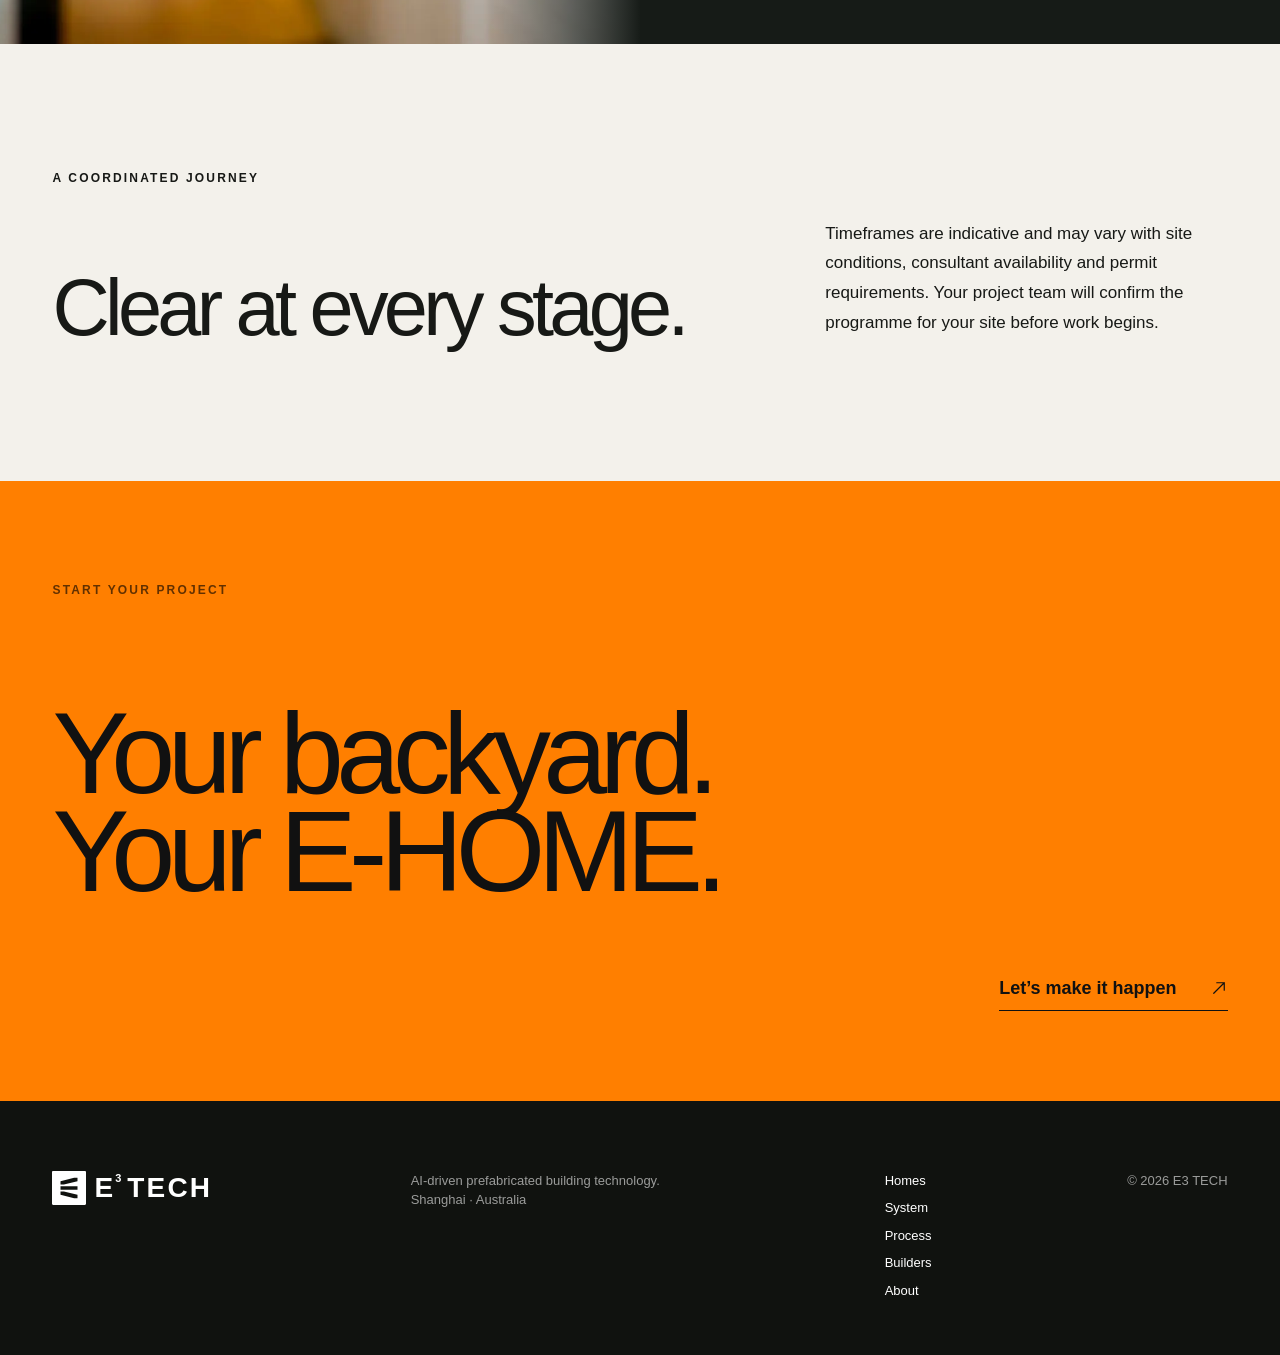
<file: process/index.html>
<!doctype html>
<html lang="en">
<head>
  <meta charset="utf-8">
  <meta name="viewport" content="width=device-width,initial-scale=1">
  <meta name="description" content="Follow the E3 TECH process from selecting your home through site preparation, installation and handover.">
  <title>Our Process — E3 TECH</title>
  <link rel="stylesheet" href="../styles.css">
  <link rel="stylesheet" href="../process.css">
  <script src="../script.js" defer></script>
</head>
<body class="process-page">
  <header class="site-header" data-header>
    <a class="brand" href="../" aria-label="E3 TECH home">
      <span class="brand-logo"><img src="../assets/e3-logo.svg" alt="" width="32" height="32"></span>
      <span class="brand-mark">E<sup>3</sup></span><span class="brand-word">TECH</span>
    </a>
    <nav class="desktop-nav" aria-label="Primary navigation">
      <a href="../#homes">Homes</a>
      <a href="../#system">Our system</a>
      <a href="./" aria-current="page">Process</a>
      <a href="../#partners">For builders</a>
      <a href="../about/">About</a>
    </nav>
    <a class="header-cta" href="#contact">Get Started</a>
    <button class="menu-button" type="button" aria-expanded="false" aria-controls="mobile-menu">Menu</button>
    <nav class="mobile-menu" id="mobile-menu" aria-label="Mobile navigation">
      <a href="../#homes">Homes</a><a href="../#system">Our system</a><a href="./" aria-current="page">Process</a><a href="../#partners">For builders</a><a href="../about/">About</a><a href="#contact">Start a project</a>
    </nav>
  </header>

  <main id="top">
    <section class="process-intro section">
      <p class="eyebrow">Our process</p>
      <h1>From selection<br>to handover.</h1>
      <p class="process-lead">A clear, coordinated path from choosing your E‑HOME to receiving the keys. Each stage brings the right people, information and decisions together—before the next one begins.</p>
    </section>

    <section class="process-stages" aria-label="Five stages of the E3 TECH delivery process">
      <article class="process-stage">
        <figure class="process-visual process-documentation"><img src="../assets/process-documentation.webp" alt="A coordinated home design being reviewed in GeniBuild" loading="eager"></figure>
        <div class="process-panel">
          <p class="stage-index">01 / 05</p>
          <h2>Book &amp; Confirm</h2>
          <ul>
            <li>Select your home</li>
            <li>Confirm your order</li>
          </ul>
          <div class="stage-time">
            <svg viewBox="0 0 24 24" aria-hidden="true"><circle cx="12" cy="12" r="9"/><path d="M12 7v5l3.5 2"/></svg>
            <div><span>Estimated timeframe</span><strong>7 days</strong></div>
          </div>
        </div>
      </article>

      <article class="process-stage">
        <figure class="process-visual process-plan"><img src="../assets/solo-floor-plan.webp" alt="Solo home plan and site coordination drawing" loading="lazy"></figure>
        <div class="process-panel">
          <p class="stage-index">02 / 05</p>
          <h2>Site &amp; Survey</h2>
          <ul>
            <li>Site survey <small>Surveyor, builder &amp; draftsperson</small></li>
            <li>Site plan finalised</li>
            <li>Soil test completed</li>
          </ul>
          <div class="stage-time">
            <svg viewBox="0 0 24 24" aria-hidden="true"><circle cx="12" cy="12" r="9"/><path d="M12 7v5l3.5 2"/></svg>
            <div><span>Estimated timeframe</span><strong>7 days</strong></div>
          </div>
        </div>
      </article>

      <article class="process-stage">
        <figure class="process-visual process-consultation"><img src="../assets/process-consultation.webp" alt="A project consultation in progress" loading="lazy"></figure>
        <div class="process-panel">
          <p class="stage-index">03 / 05</p>
          <h2>Approval &amp;<br>Documentation</h2>
          <ul>
            <li>Engineer’s report completed</li>
            <li>Building permit application</li>
            <li>Final construction drawings <small>Power, sewer &amp; water supply included</small></li>
            <li>Site clearing</li>
          </ul>
          <div class="stage-time">
            <svg viewBox="0 0 24 24" aria-hidden="true"><circle cx="12" cy="12" r="9"/><path d="M12 7v5l3.5 2"/></svg>
            <div><span>Estimated timeframe</span><strong>7 days</strong></div>
          </div>
        </div>
      </article>

      <article class="process-stage">
        <figure class="process-visual process-site-preparation"><img src="../assets/process-site-preparation.webp" alt="Excavation equipment preparing a residential site" loading="lazy"></figure>
        <div class="process-panel">
          <p class="stage-index">04 / 05</p>
          <h2>Site Preparation</h2>
          <ul>
            <li>Trenching completed <small>Pipework &amp; piling</small></li>
            <li>Pile foundation installed</li>
            <li>Boundary peg set-out completed by a land surveyor</li>
          </ul>
          <div class="stage-time">
            <svg viewBox="0 0 24 24" aria-hidden="true"><circle cx="12" cy="12" r="9"/><path d="M12 7v5l3.5 2"/></svg>
            <div><span>Estimated timeframe</span><strong>7 days</strong></div>
          </div>
        </div>
      </article>

      <article class="process-stage">
        <figure class="process-visual process-handover"><img src="../assets/process-handover.webp" alt="Home keys ready for handover" loading="lazy"></figure>
        <div class="process-panel">
          <p class="stage-index">05 / 05</p>
          <h2>Installation &amp;<br>Handover</h2>
          <ul>
            <li>House construction completed</li>
            <li>Quality &amp; compliance inspection completed</li>
            <li>Final surveyor acceptance inspection completed</li>
            <li>Occupancy permit issued</li>
          </ul>
          <div class="stage-time">
            <svg viewBox="0 0 24 24" aria-hidden="true"><circle cx="12" cy="12" r="9"/><path d="M12 7v5l3.5 2"/></svg>
            <div><span>Estimated timeframe</span><strong>7 days</strong></div>
          </div>
        </div>
      </article>
    </section>

    <section class="process-note section">
      <p class="eyebrow">A coordinated journey</p>
      <div>
        <h2>Clear at every stage.</h2>
        <p>Timeframes are indicative and may vary with site conditions, consultant availability and permit requirements. Your project team will confirm the programme for your site before work begins.</p>
      </div>
    </section>

    <section class="contact section" id="contact">
      <p class="eyebrow light">Start your project</p>
      <h2>Your backyard.<br>Your E‑HOME.</h2>
      <a class="contact-link" href="mailto:hello@e3tech.com?subject=E3%20TECH%20project%20enquiry">Let’s make it happen <span><svg viewBox="0 0 24 24" aria-hidden="true" focusable="false"><path d="M5 19 19 5M9 5h10v10"></path></svg></span></a>
    </section>
  </main>

  <footer class="site-footer section">
    <a class="brand footer-brand" href="../"><span class="brand-logo"><img src="../assets/e3-logo.svg" alt="" width="32" height="32"></span><span class="brand-mark">E<sup>3</sup></span><span class="brand-word">TECH</span></a>
    <p>AI-driven prefabricated building technology.<br>Shanghai · Australia</p>
    <div><a href="../#homes">Homes</a><a href="../#system">System</a><a href="./">Process</a><a href="../#partners">Builders</a><a href="../about/">About</a></div>
    <p class="copyright">© 2026 E3 TECH</p>
  </footer>
</body>
</html>
</file>
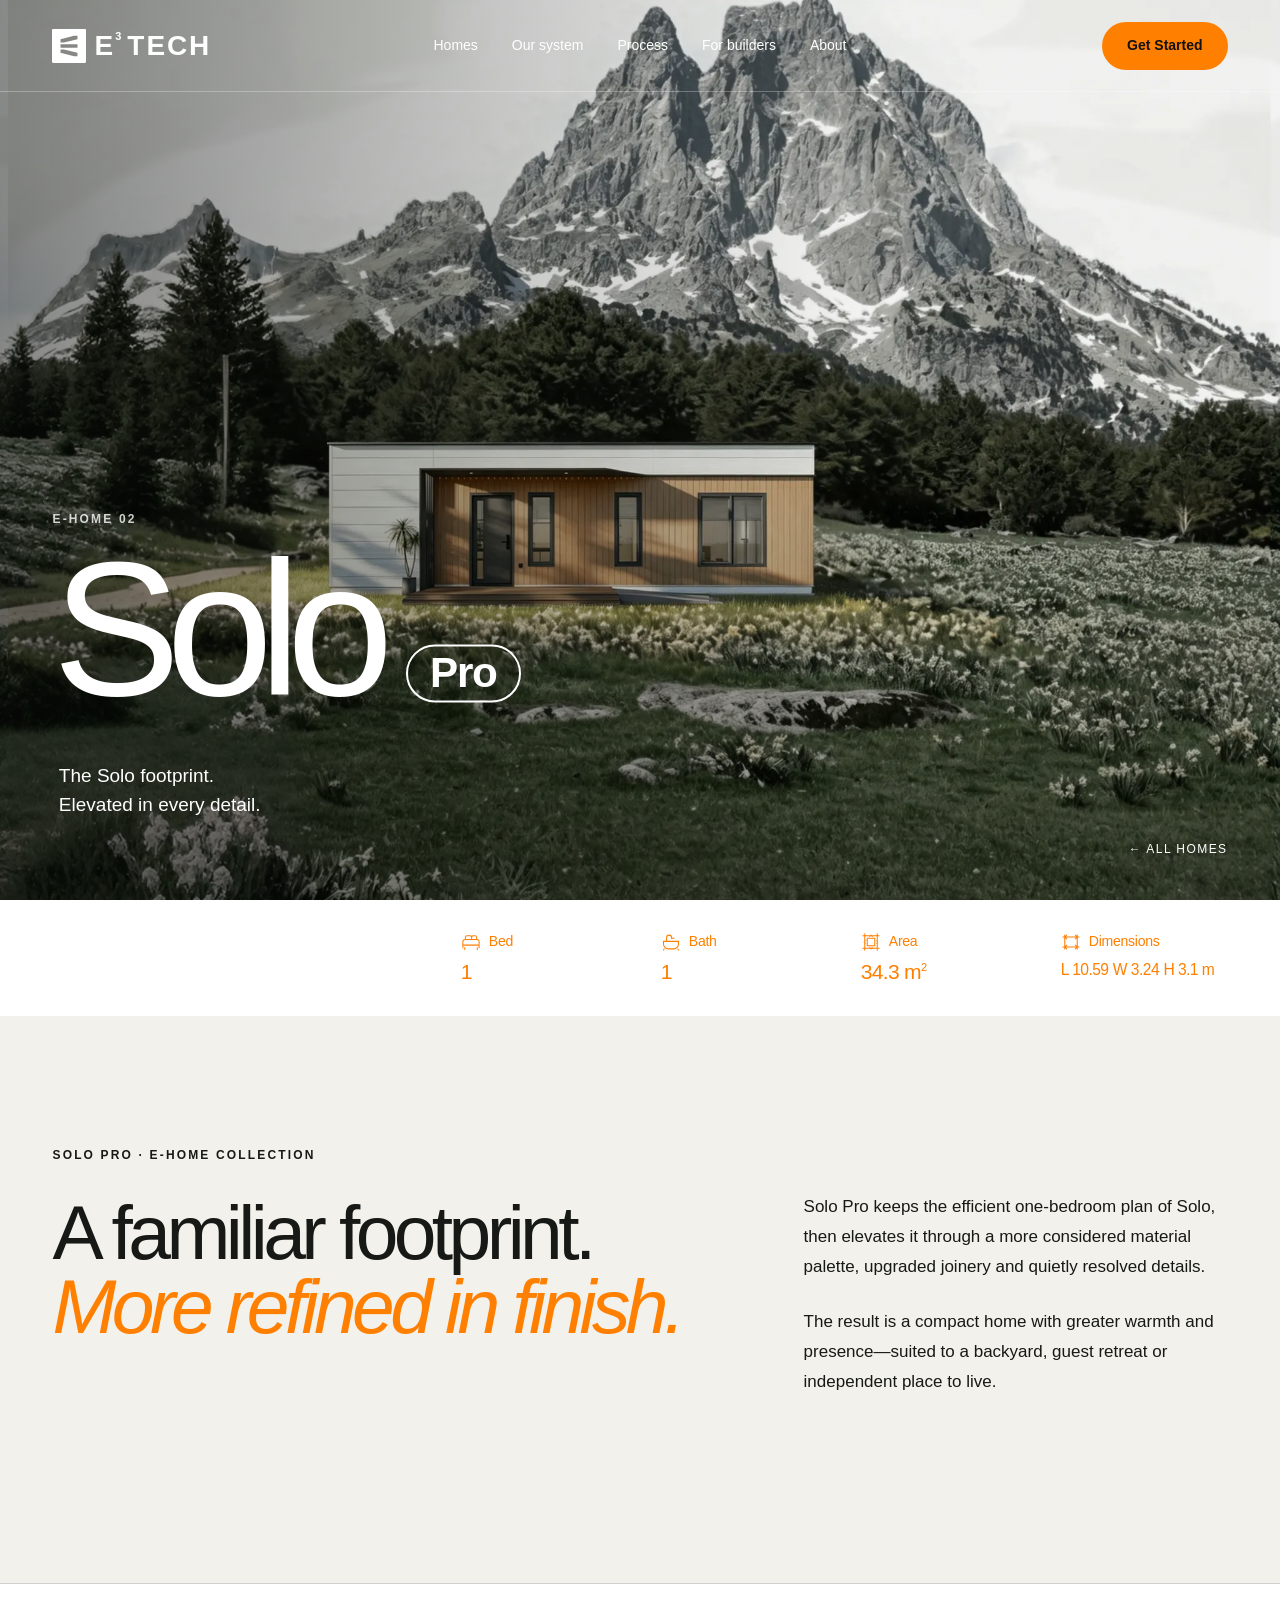
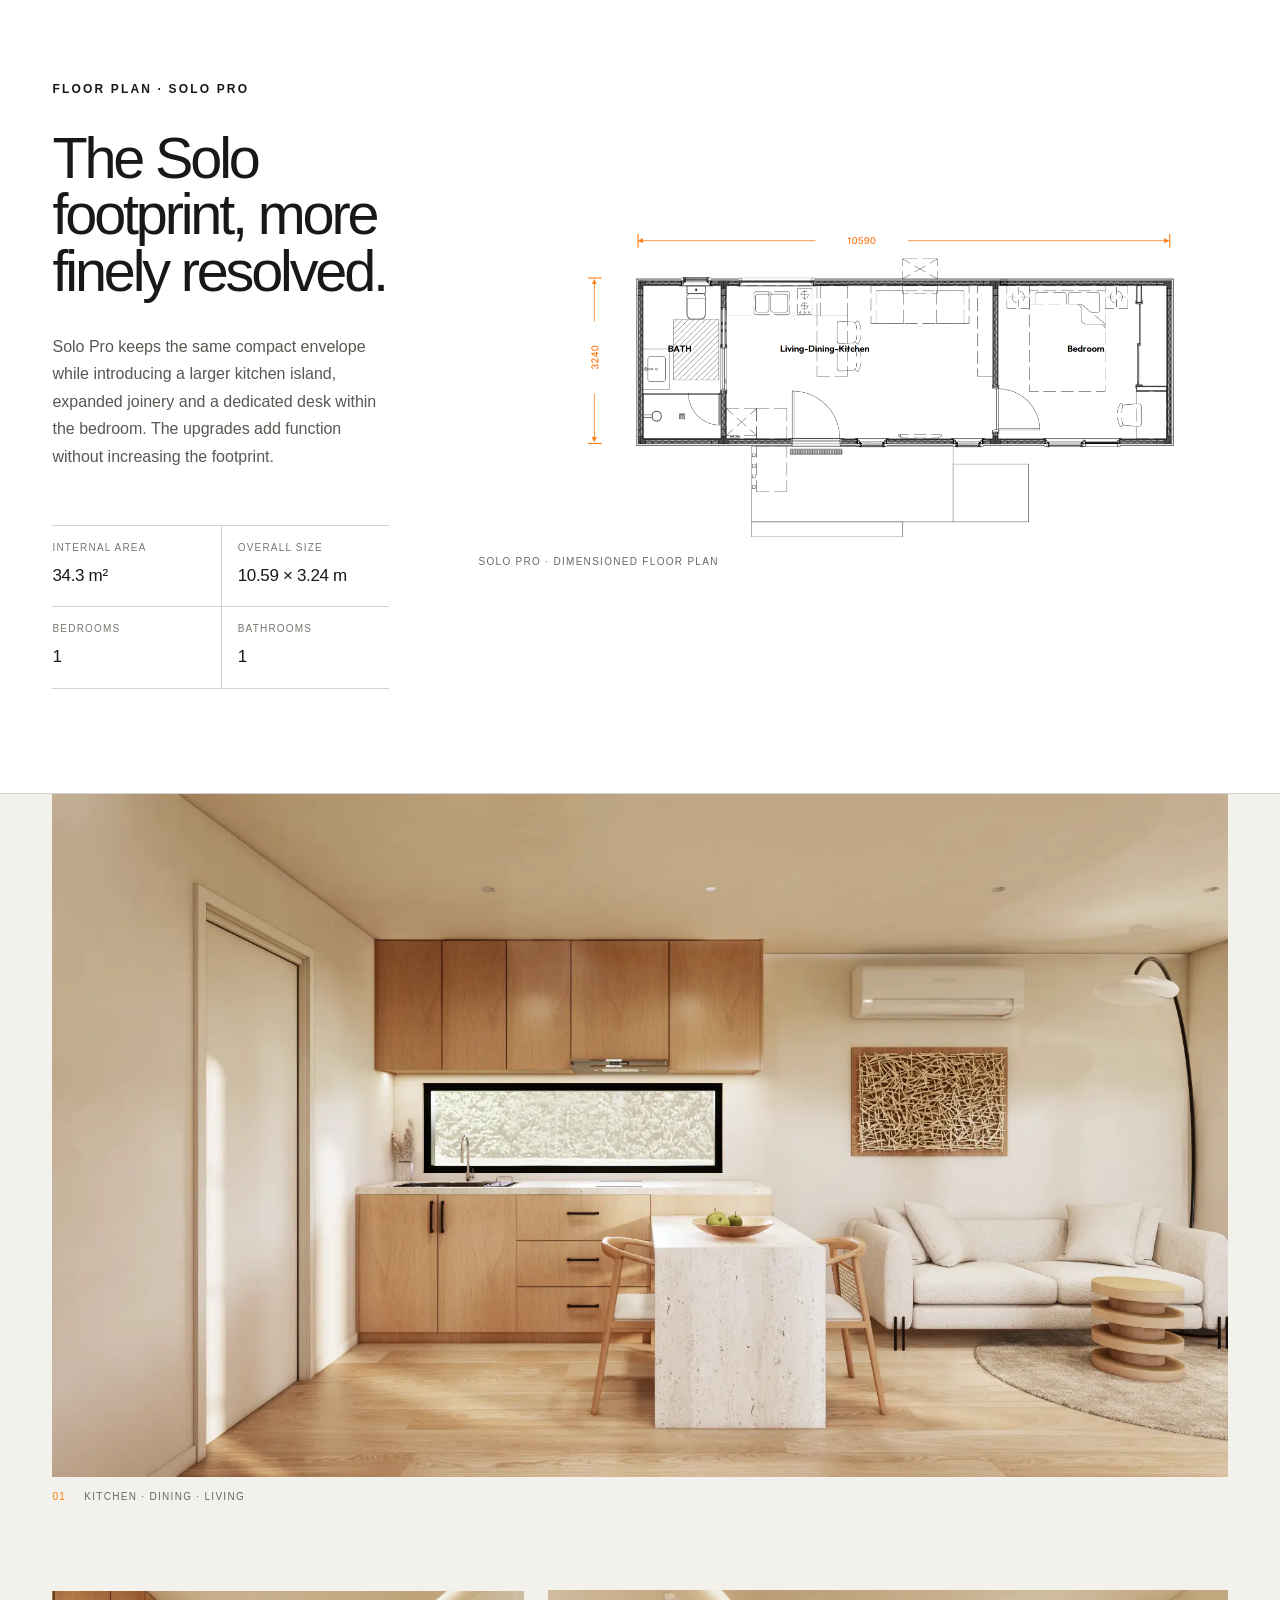
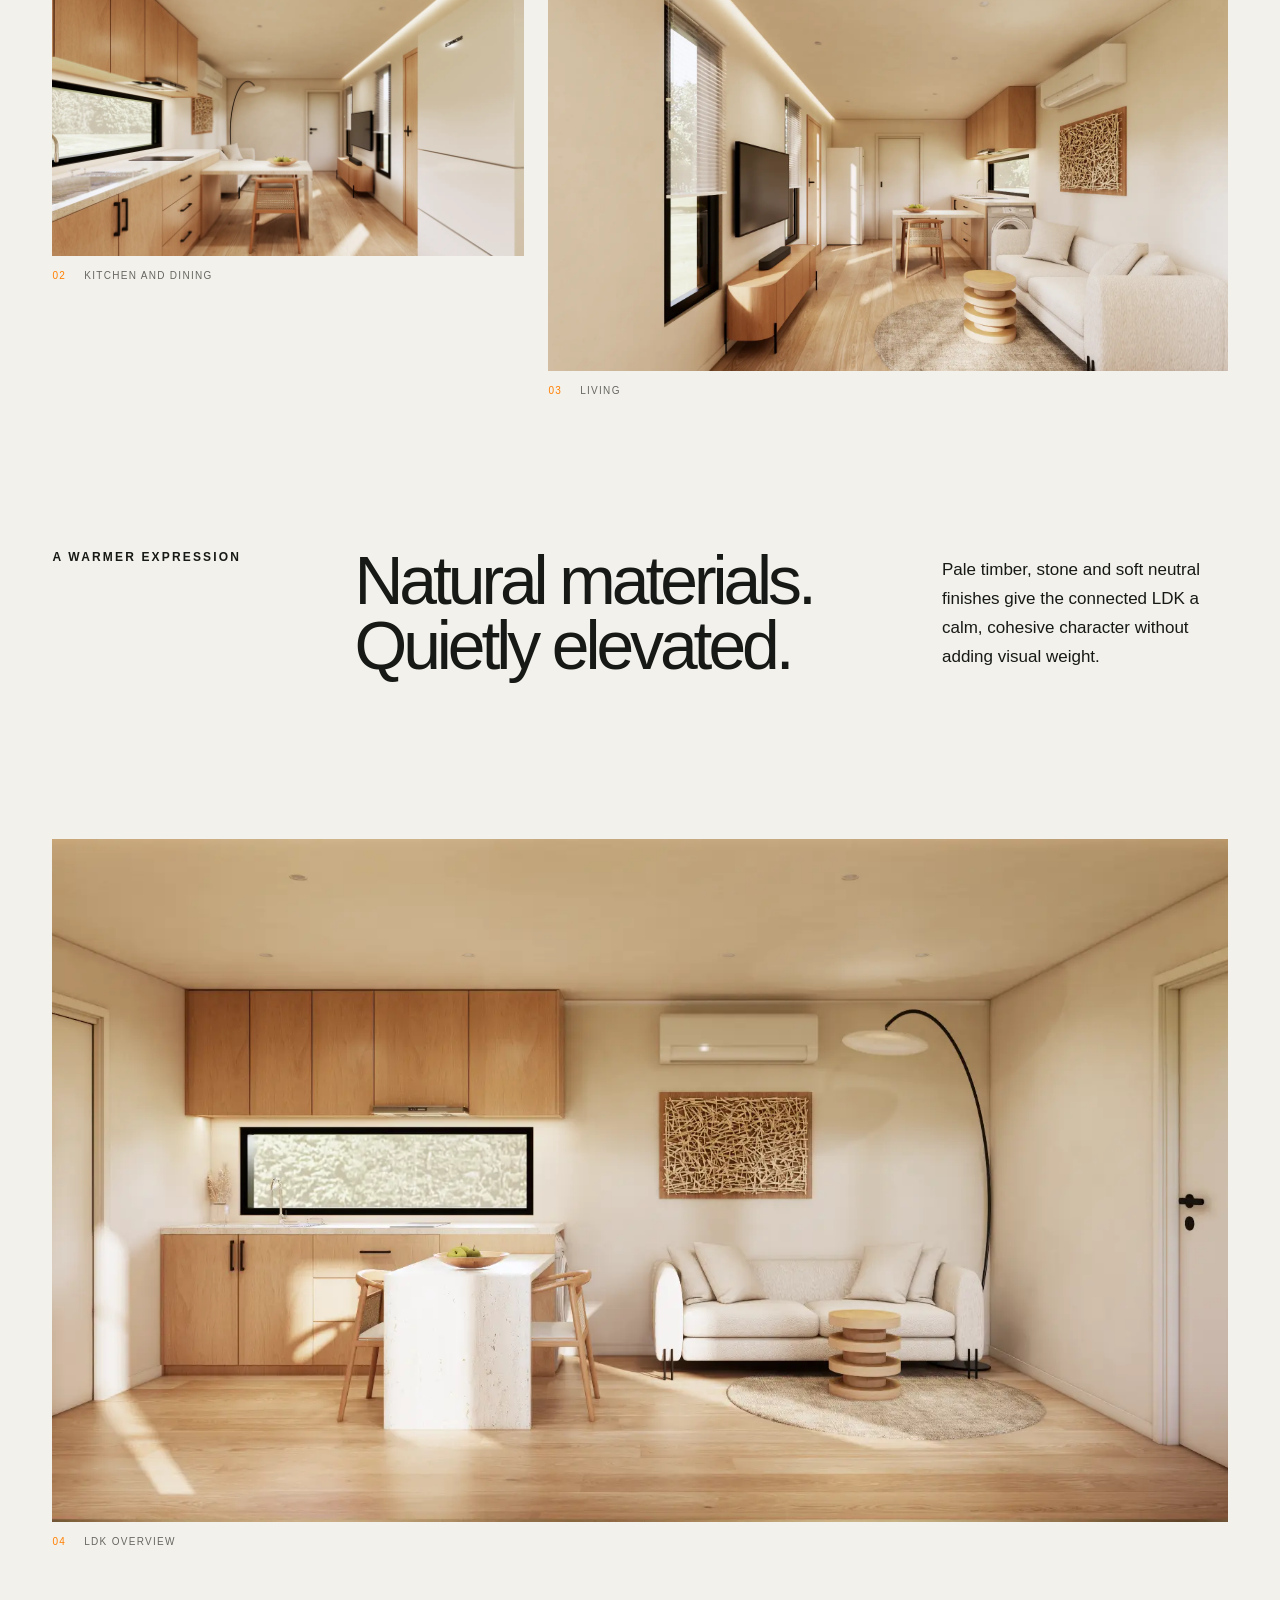
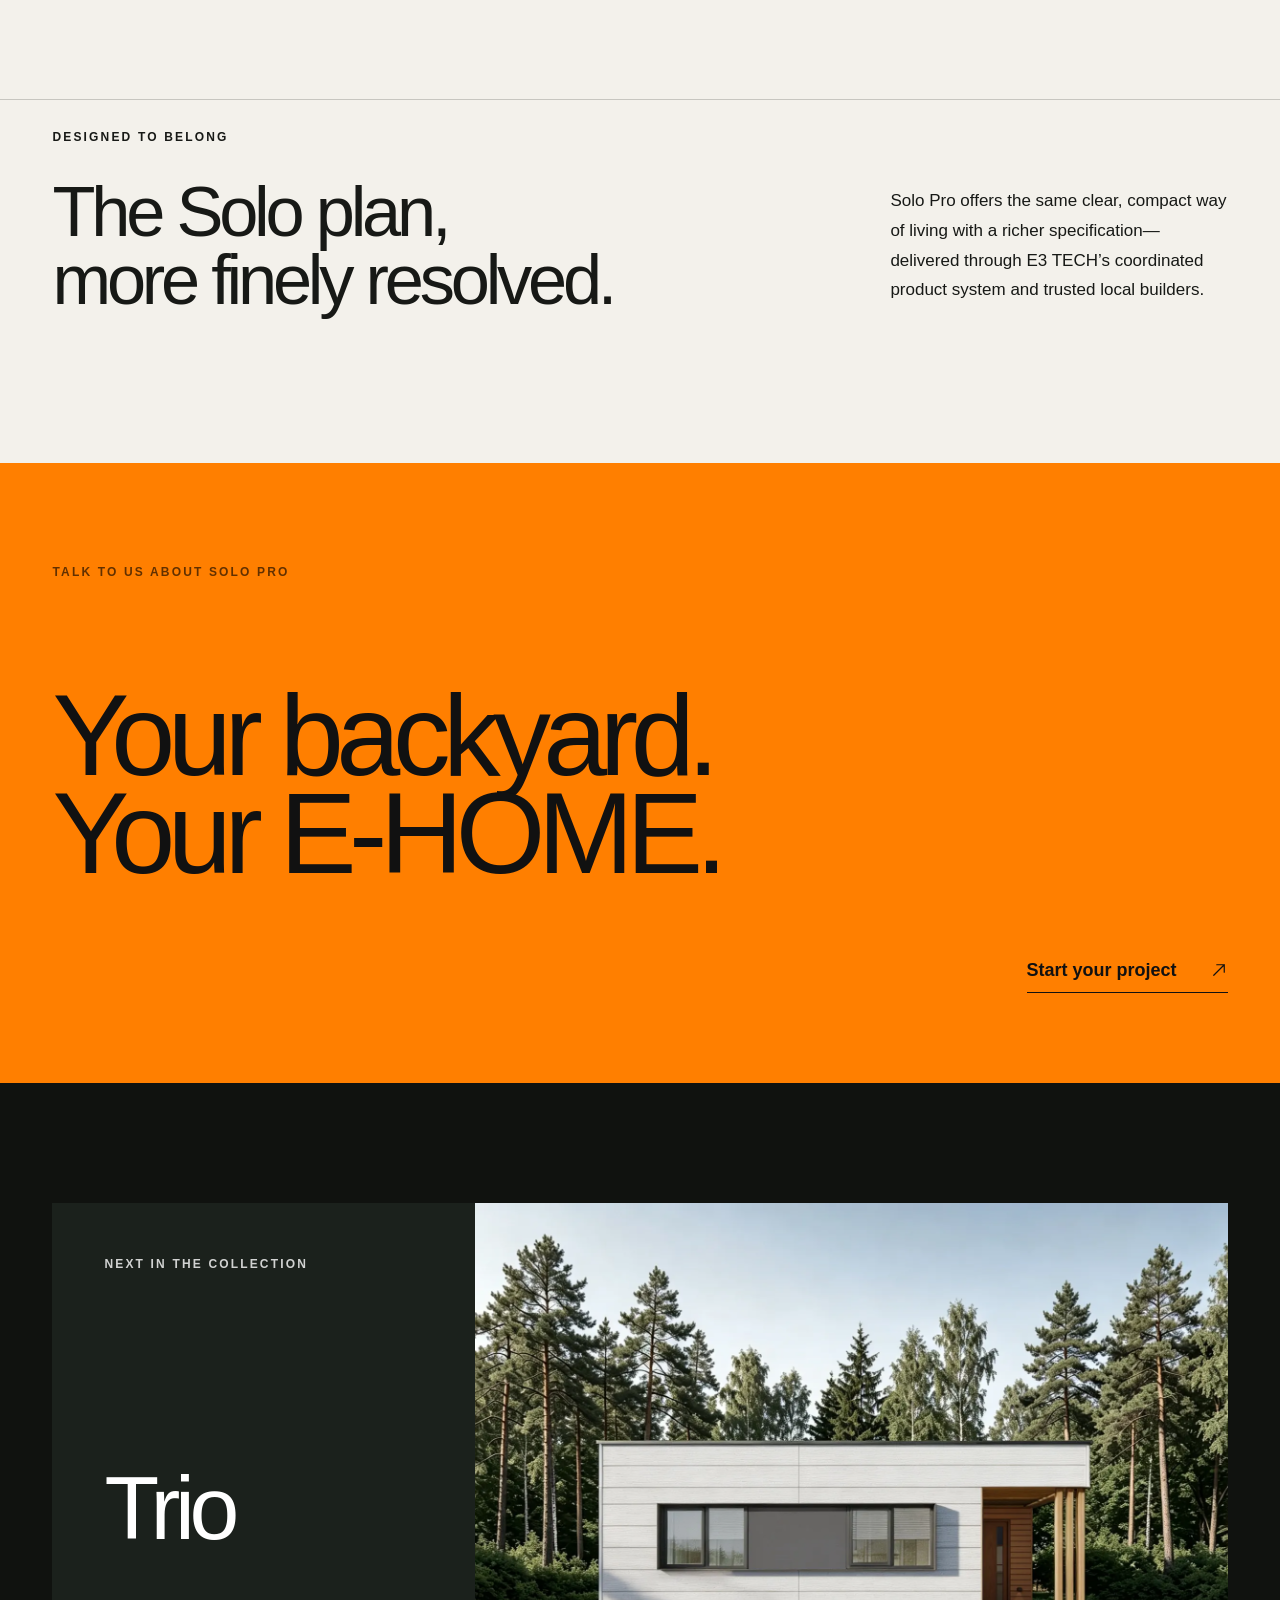
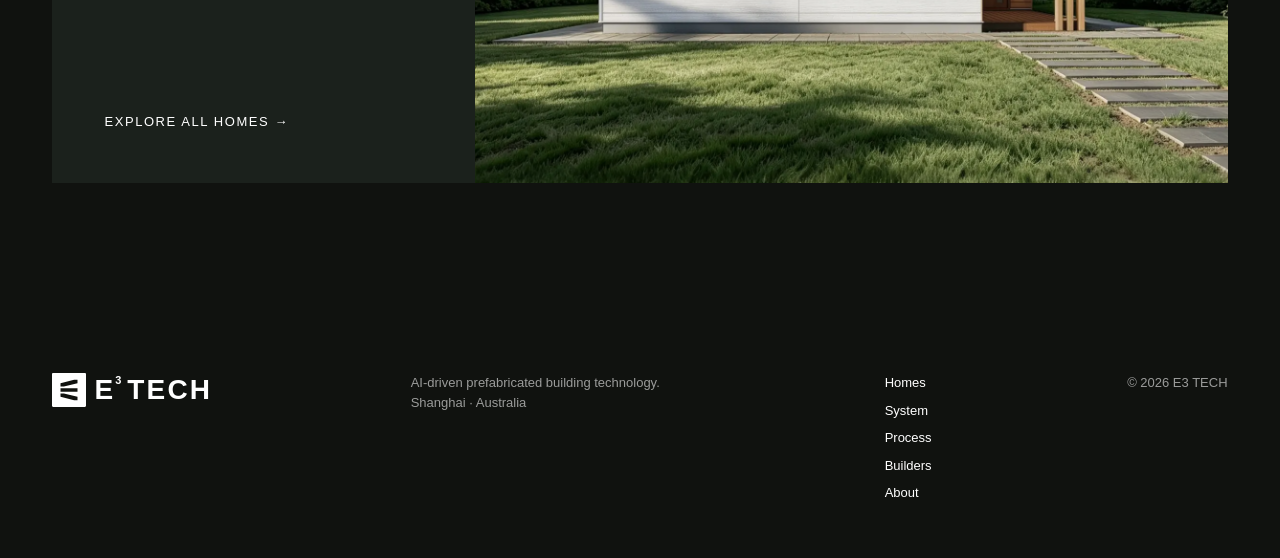
<file: solo-pro/index.html>
<!doctype html>
<html lang="en">
<head>
  <meta charset="utf-8">
  <meta name="viewport" content="width=device-width,initial-scale=1">
  <meta name="description" content="Explore Solo Pro by E3 TECH — the compact Solo plan, elevated with a more considered specification and finish.">
  <title>Solo Pro — E3 TECH</title>
  <link rel="stylesheet" href="../styles.css">
  <link rel="stylesheet" href="../solo.css">
  <script src="../script.js" defer></script>
</head>
<body class="product-page">
  <header class="site-header" data-header>
    <a class="brand" href="../" aria-label="E3 TECH home">
      <span class="brand-logo"><img src="../assets/e3-logo.svg" alt="" width="32" height="32"></span>
      <span class="brand-mark">E<sup>3</sup></span><span class="brand-word">TECH</span>
    </a>
    <nav class="desktop-nav" aria-label="Primary navigation">
      <a href="../#homes">Homes</a>
      <a href="../#system">Our system</a>
      <a href="../process/">Process</a>
      <a href="../#partners">For builders</a>
      <a href="../about/">About</a>
    </nav>
    <a class="header-cta" href="#contact">Get Started</a>
    <button class="menu-button" type="button" aria-expanded="false" aria-controls="mobile-menu">Menu</button>
    <nav class="mobile-menu" id="mobile-menu" aria-label="Mobile navigation">
      <a href="../#homes">Homes</a><a href="../#system">Our system</a><a href="../process/">Process</a><a href="../#partners">For builders</a><a href="../about/">About</a><a href="#contact">Start a project</a>
    </nav>
  </header>

  <main id="top">
    <section class="product-hero" aria-labelledby="product-title">
      <img src="../assets/solo-pro.webp" alt="Solo Pro home by E3 TECH in a mountain landscape">
      <div class="product-hero-shade"></div>
      <div class="product-hero-copy section">
        <p class="eyebrow light">E‑HOME 02</p>
        <h1 id="product-title" class="solo-pro-lockup" aria-label="Solo Pro"><span>Solo</span><span class="pro-pill">Pro</span></h1>
        <p>The Solo footprint.<br>Elevated in every detail.</p>
      </div>
      <a class="product-back" href="../#homes">← All homes</a>
    </section>

    <section class="hero-specs section" aria-label="Solo Pro key specifications">
      <div class="hero-spec">
        <div class="hero-spec-label">
          <svg viewBox="0 0 32 32" aria-hidden="true"><path d="M3 25v-9.5A3.5 3.5 0 0 1 6.5 12h19a3.5 3.5 0 0 1 3.5 3.5V25M3 21h26M7 12V8.5A2.5 2.5 0 0 1 9.5 6h5A2.5 2.5 0 0 1 17 8.5V12M17 12V8.5A2.5 2.5 0 0 1 19.5 6h3A2.5 2.5 0 0 1 25 8.5V12M6 25v3M26 25v3"/></svg>
          <span>Bed</span>
        </div>
        <strong>1</strong>
      </div>
      <div class="hero-spec">
        <div class="hero-spec-label">
          <svg viewBox="0 0 32 32" aria-hidden="true"><path d="M4 15h24v4a8 8 0 0 1-8 8h-8a8 8 0 0 1-8-8v-4ZM9 15V9a4 4 0 0 1 8 0v1M5 27l-1 2M27 27l1 2"/><path d="M17 10h4"/></svg>
          <span>Bath</span>
        </div>
        <strong>1</strong>
      </div>
      <div class="hero-spec">
        <div class="hero-spec-label">
          <svg viewBox="0 0 32 32" aria-hidden="true"><path d="M6 3v26M26 3v26M3 6h26M3 26h26M10 10h12v12H10zM14 7l2-2 2 2M14 25l2 2 2-2M7 14l-2 2 2 2M25 14l2 2-2 2"/></svg>
          <span>Area</span>
        </div>
        <strong>34.3 m<sup>2</sup></strong>
      </div>
      <div class="hero-spec hero-spec-dimensions">
        <div class="hero-spec-label">
          <svg viewBox="0 0 32 32" aria-hidden="true"><path d="M6 5v22M26 5v22M3 8h26M3 24h26M9 5 6 8l3 3M23 5l3 3-3 3M9 21l-3 3 3 3M23 21l3 3-3 3"/></svg>
          <span>Dimensions</span>
        </div>
        <strong><span>L 10.59</span><span>W 3.24</span><span>H 3.1 m</span></strong>
      </div>
    </section>

    <section class="product-intro section">
      <div class="product-title-block">
        <p class="eyebrow">Solo Pro · E‑HOME collection</p>
        <h2>A familiar footprint.<br><em>More refined in finish.</em></h2>
      </div>
      <div class="product-story">
        <p>Solo Pro keeps the efficient one-bedroom plan of Solo, then elevates it through a more considered material palette, upgraded joinery and quietly resolved details.</p>
        <p>The result is a compact home with greater warmth and presence—suited to a backyard, guest retreat or independent place to live.</p>
      </div>
    </section>

    <section class="technical-plan section" aria-labelledby="solo-pro-floor-plan-title">
      <div class="technical-plan-copy">
        <p class="eyebrow">Floor plan · Solo Pro</p>
        <h2 id="solo-pro-floor-plan-title">The Solo footprint, more finely resolved.</h2>
        <p>Solo Pro keeps the same compact envelope while introducing a larger kitchen island, expanded joinery and a dedicated desk within the bedroom. The upgrades add function without increasing the footprint.</p>
        <dl class="technical-plan-specs">
          <div><dt>Internal area</dt><dd>34.3 m²</dd></div>
          <div><dt>Overall size</dt><dd>10.59 × 3.24 m</dd></div>
          <div><dt>Bedrooms</dt><dd>1</dd></div>
          <div><dt>Bathrooms</dt><dd>1</dd></div>
        </dl>
      </div>
      <figure class="technical-plan-drawing">
        <img src="../assets/solo-pro-technical-plan.png" alt="Dimensioned floor plan of the Solo Pro one-bedroom home" loading="lazy">
        <figcaption>Solo Pro · Dimensioned floor plan</figcaption>
      </figure>
    </section>

    <section class="gallery section" aria-label="Solo Pro interior gallery">
      <figure class="gallery-lead">
        <img src="../assets/solo-pro-ldk-01.webp" alt="Solo Pro kitchen, dining and living space in warm timber tones" loading="lazy">
        <figcaption><span>01</span> Kitchen · Dining · Living</figcaption>
      </figure>

      <div class="gallery-pair gallery-pair-offset">
        <figure><img src="../assets/solo-pro-ldk-02.webp" alt="Solo Pro kitchen and dining area" loading="lazy"><figcaption><span>02</span> Kitchen and dining</figcaption></figure>
        <figure><img src="../assets/solo-pro-ldk-03.webp" alt="Solo Pro living space with natural light" loading="lazy"><figcaption><span>03</span> Living</figcaption></figure>
      </div>

      <div class="gallery-copy">
        <p class="eyebrow">A warmer expression</p>
        <h2>Natural materials.<br>Quietly elevated.</h2>
        <p>Pale timber, stone and soft neutral finishes give the connected LDK a calm, cohesive character without adding visual weight.</p>
      </div>

      <figure class="gallery-lead gallery-closing">
        <img src="../assets/solo-pro-ldk-04.webp" alt="Wide view of the Solo Pro kitchen, dining and living space" loading="lazy">
        <figcaption><span>04</span> LDK overview</figcaption>
      </figure>
    </section>

    <section class="product-note section">
      <p class="eyebrow">Designed to belong</p>
      <div><h2>The Solo plan,<br>more finely resolved.</h2><p>Solo Pro offers the same clear, compact way of living with a richer specification—delivered through E3 TECH’s coordinated product system and trusted local builders.</p></div>
    </section>

    <section class="contact section" id="contact">
      <p class="eyebrow light">Talk to us about Solo Pro</p>
      <h2>Your backyard.<br>Your E‑HOME.</h2>
      <a class="contact-link" href="mailto:hello@e3tech.com?subject=Solo%20Pro%20enquiry">Start your project <span><svg viewBox="0 0 24 24" aria-hidden="true" focusable="false"><path d="M5 19 19 5M9 5h10v10"></path></svg></span></a>
    </section>

    <section class="next-home section">
      <a href="../#homes" class="next-home-link">
        <div><p class="eyebrow light">Next in the collection</p><h2>Trio</h2><span>Explore all homes →</span></div>
        <img src="../assets/trio.webp" alt="Trio by E3 TECH" loading="lazy">
      </a>
    </section>
  </main>

  <footer class="site-footer section">
    <a class="brand footer-brand" href="../"><span class="brand-logo"><img src="../assets/e3-logo.svg" alt="" width="32" height="32"></span><span class="brand-mark">E<sup>3</sup></span><span class="brand-word">TECH</span></a>
    <p>AI-driven prefabricated building technology.<br>Shanghai · Australia</p>
    <div><a href="../#homes">Homes</a><a href="../#system">System</a><a href="../process/">Process</a><a href="../#partners">Builders</a><a href="../about/">About</a></div>
    <p class="copyright">© 2026 E3 TECH</p>
  </footer>
</body>
</html>
</file>
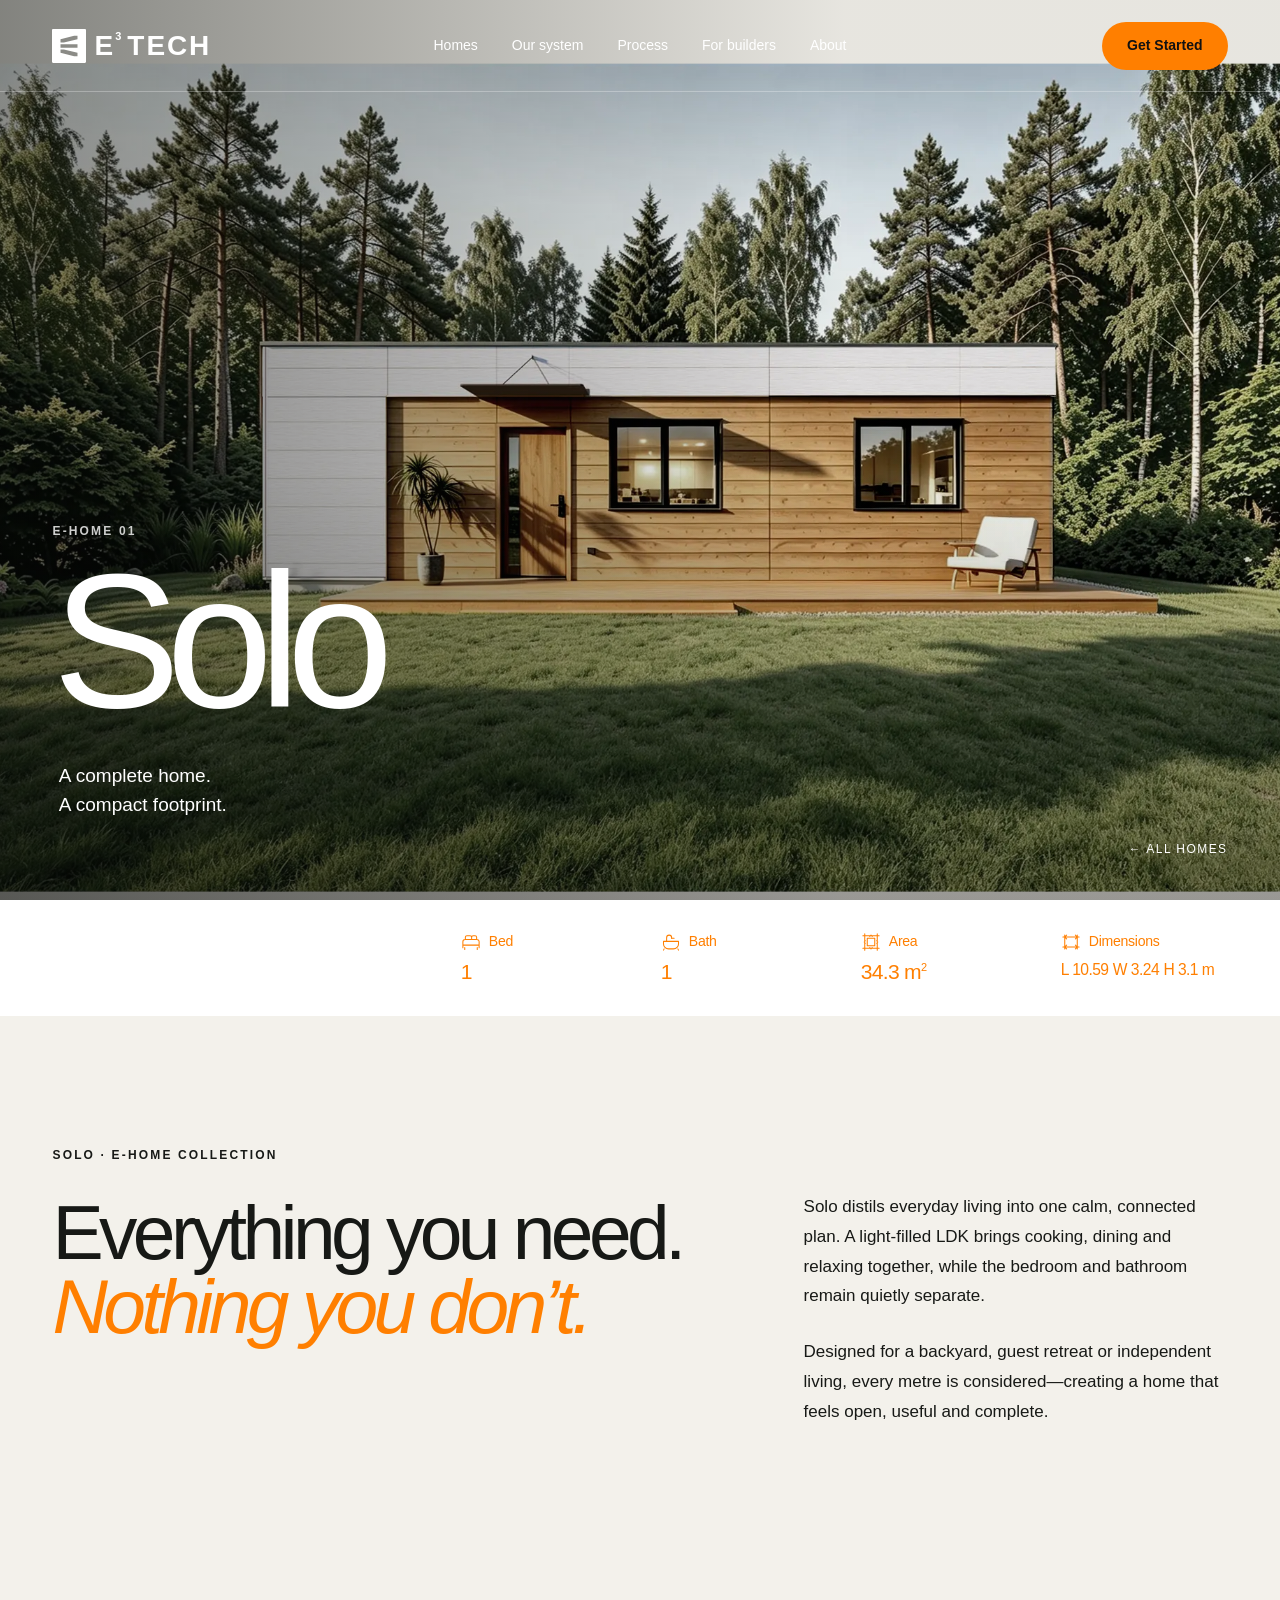
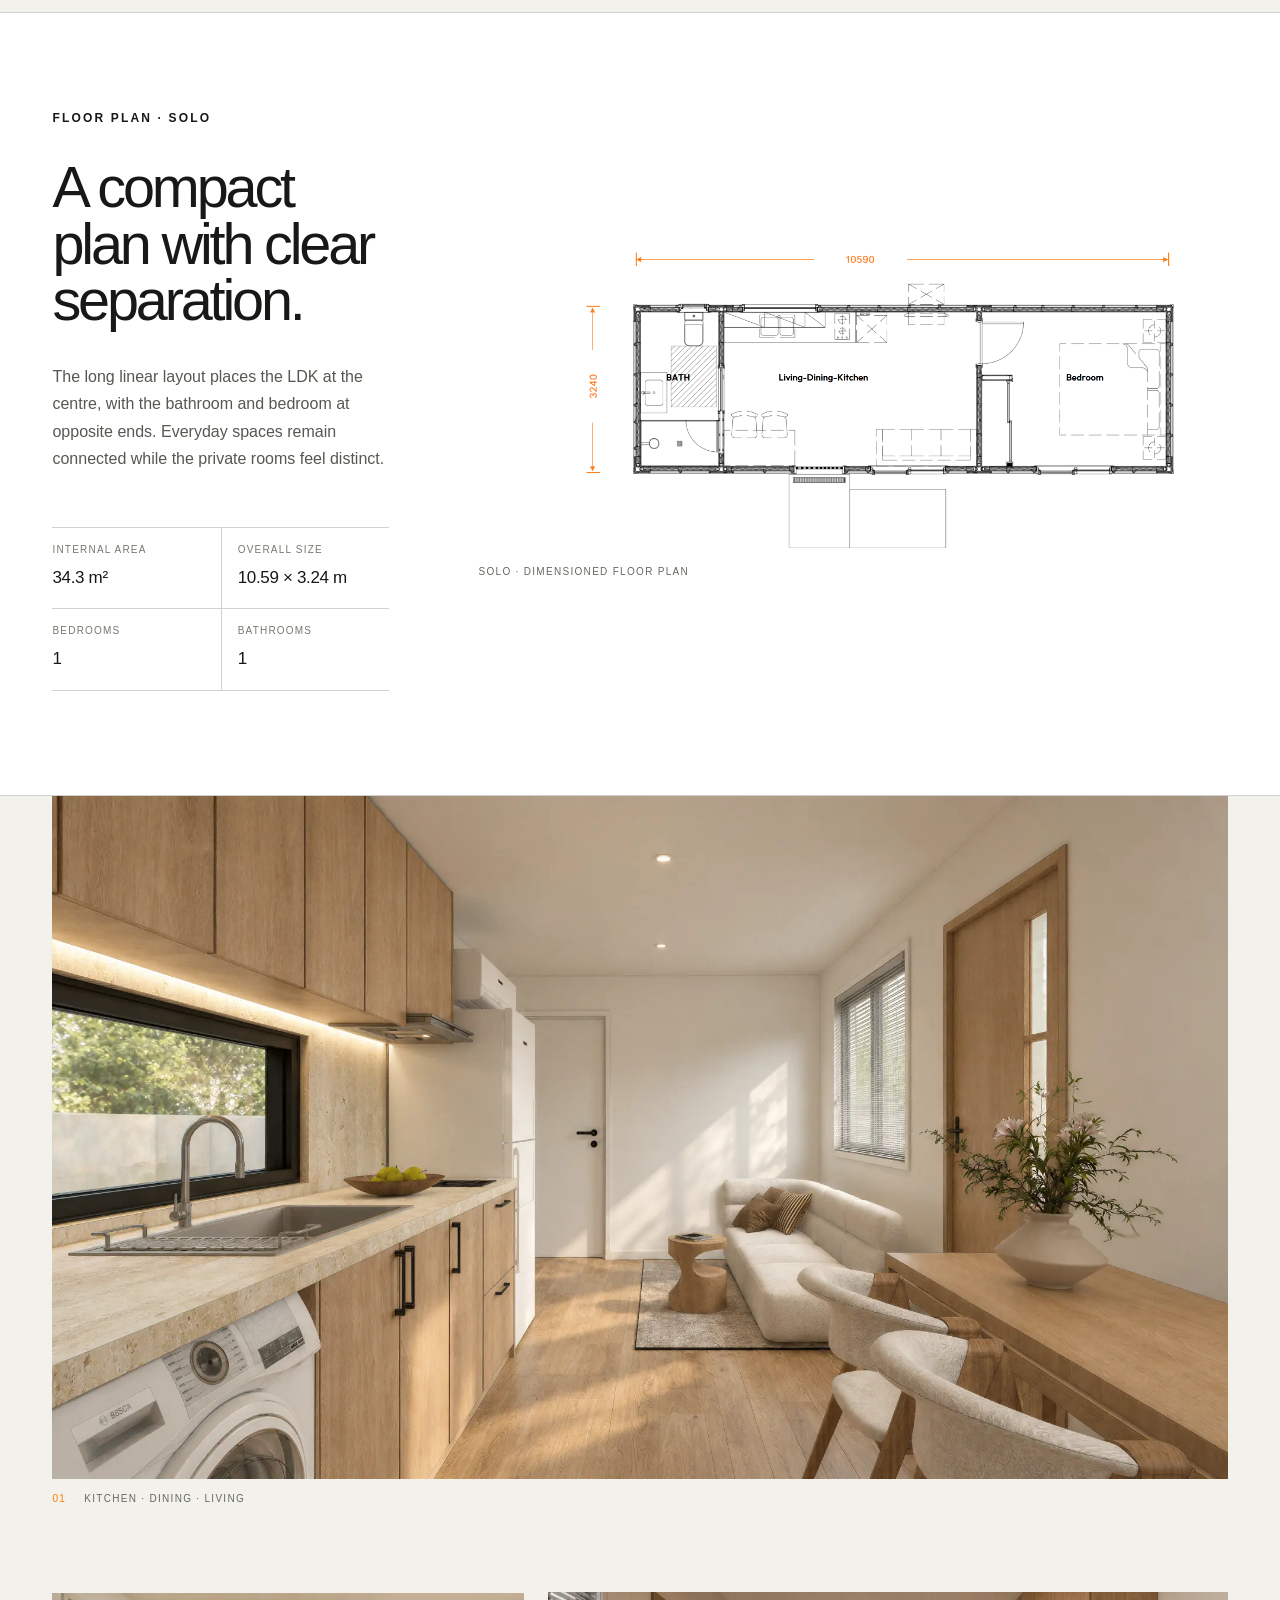
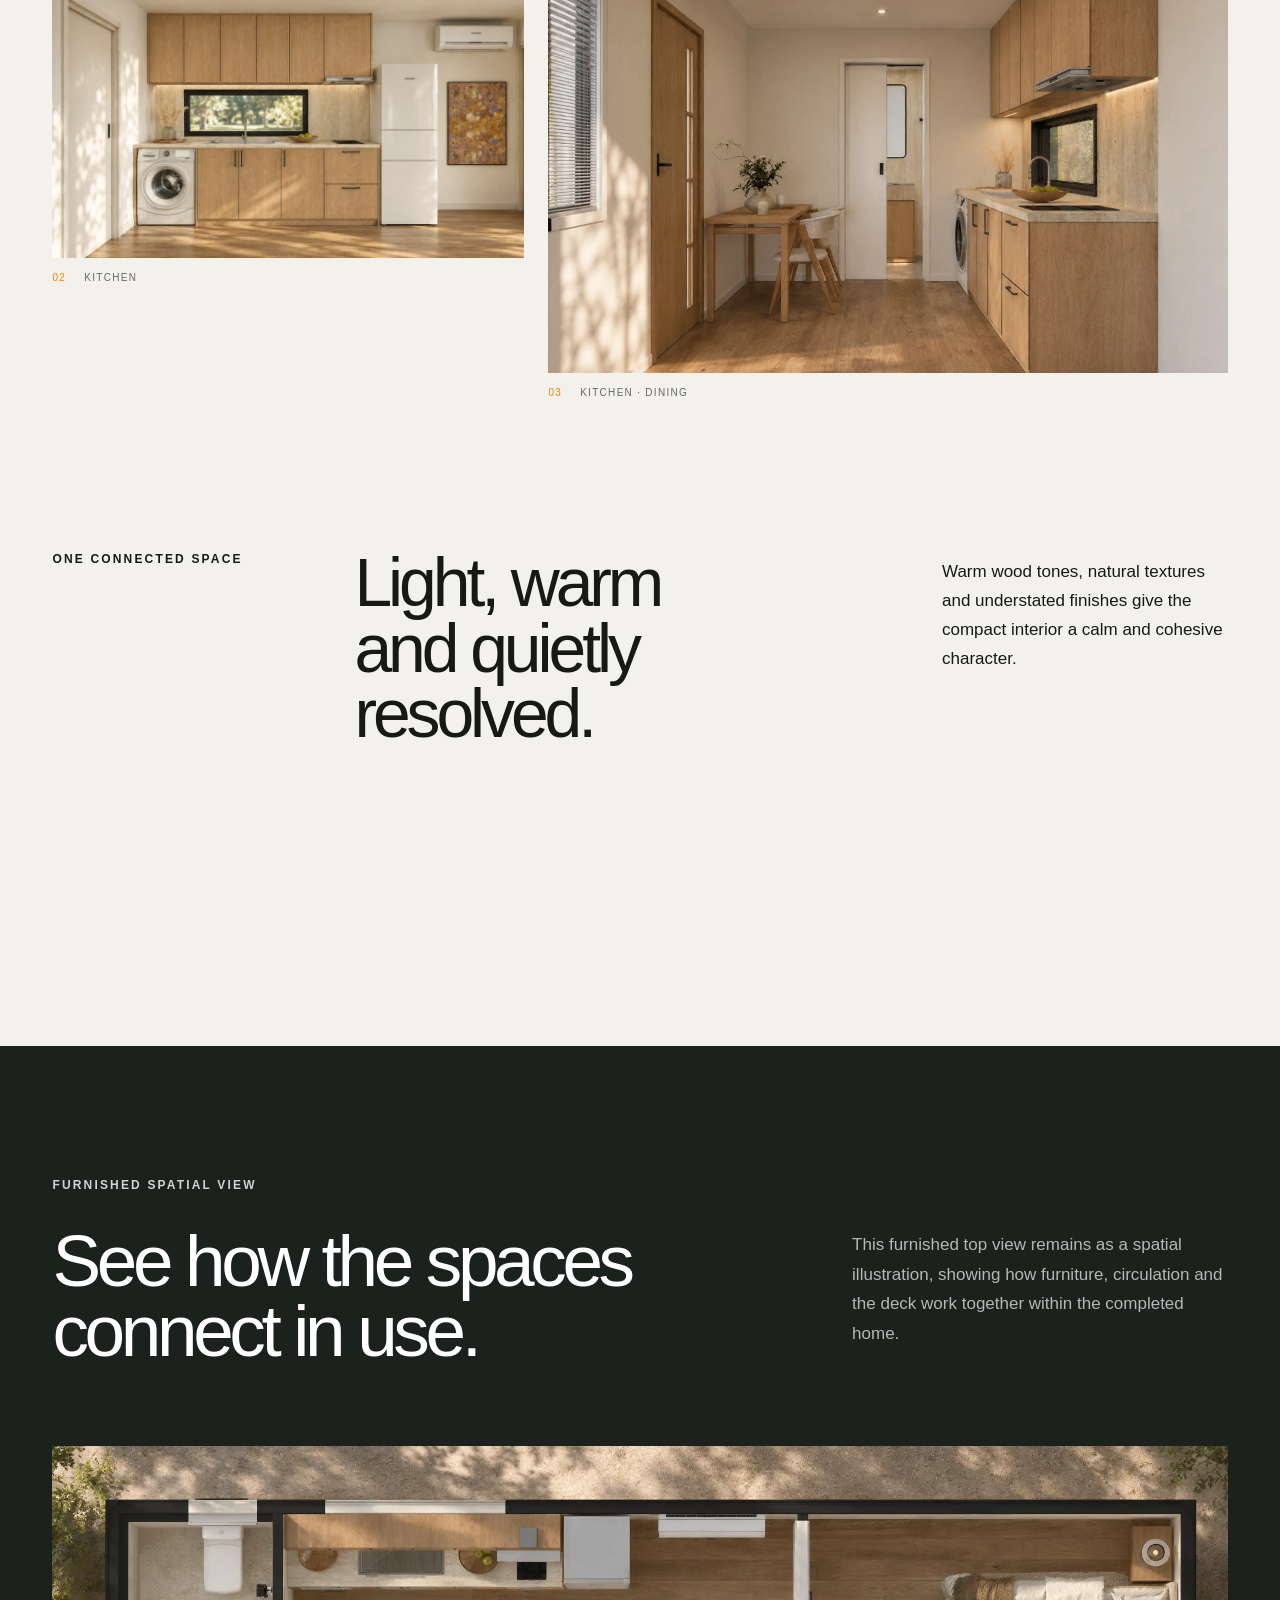
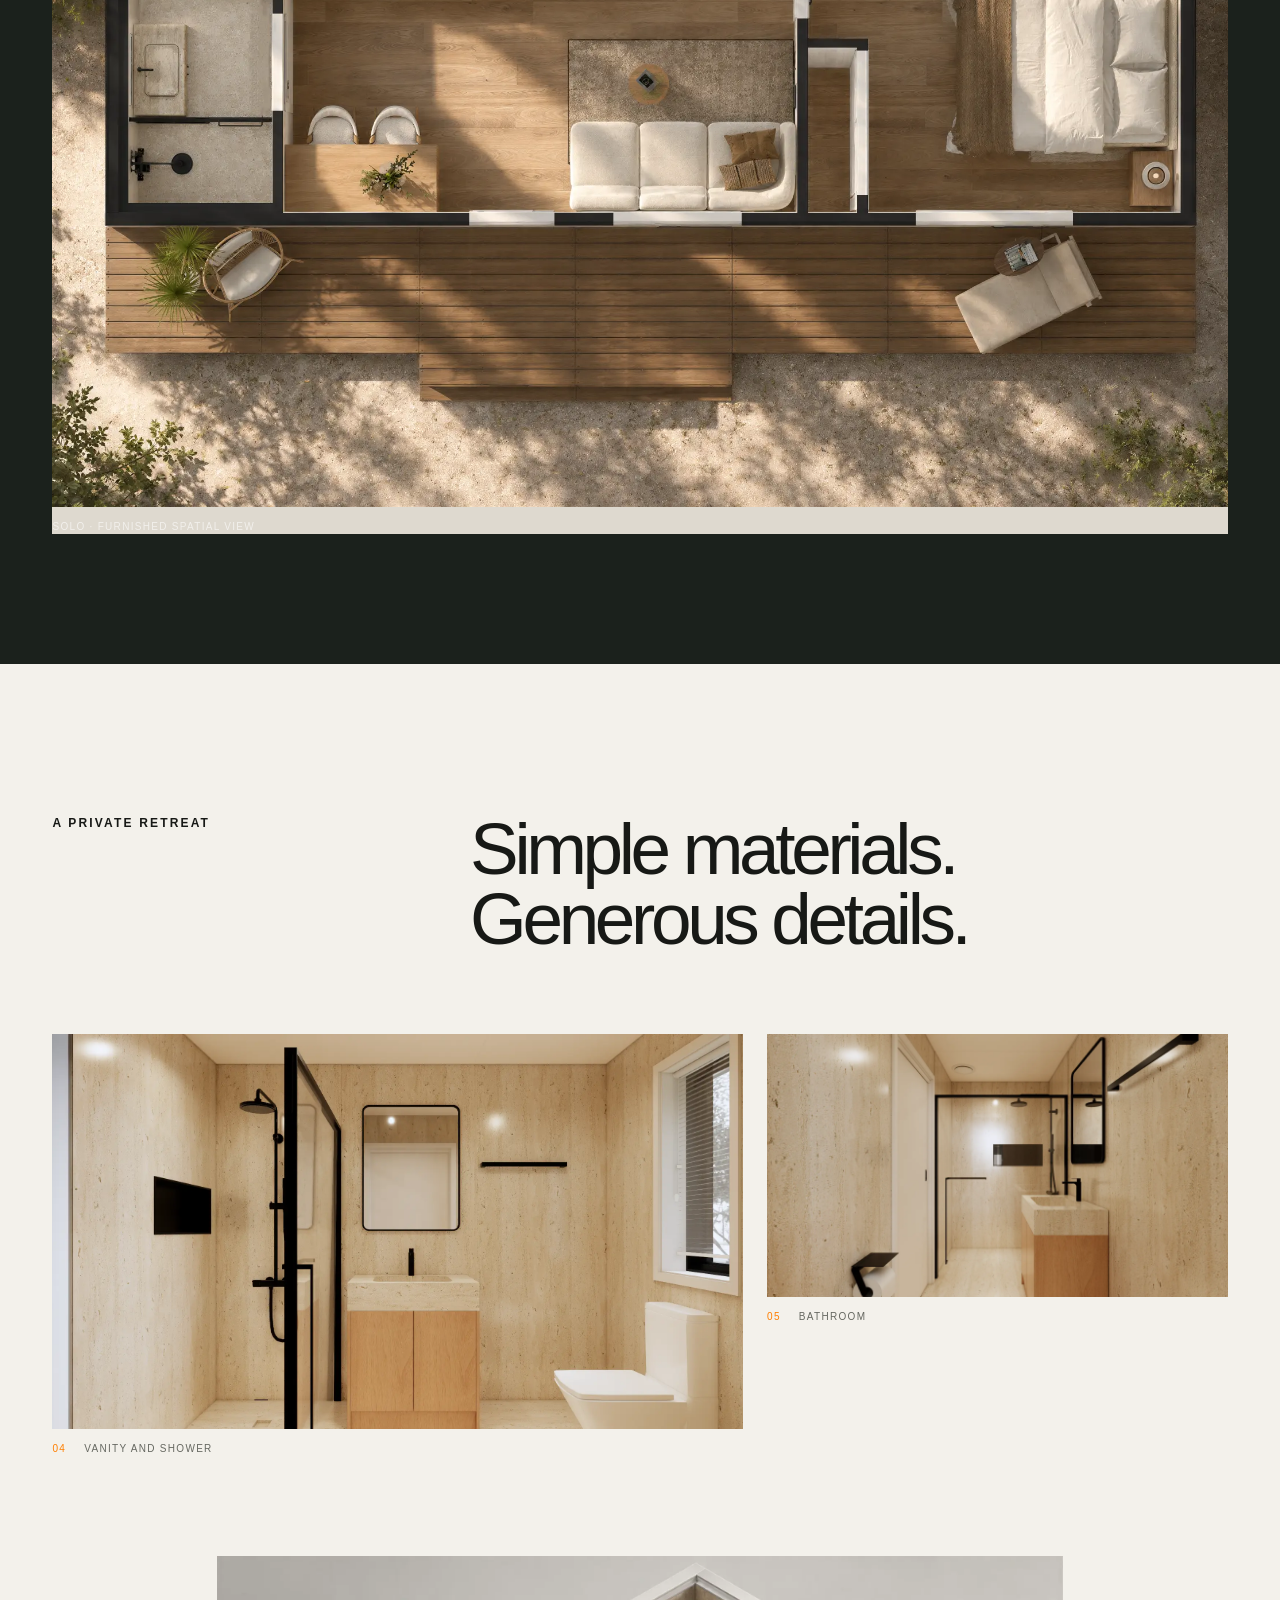
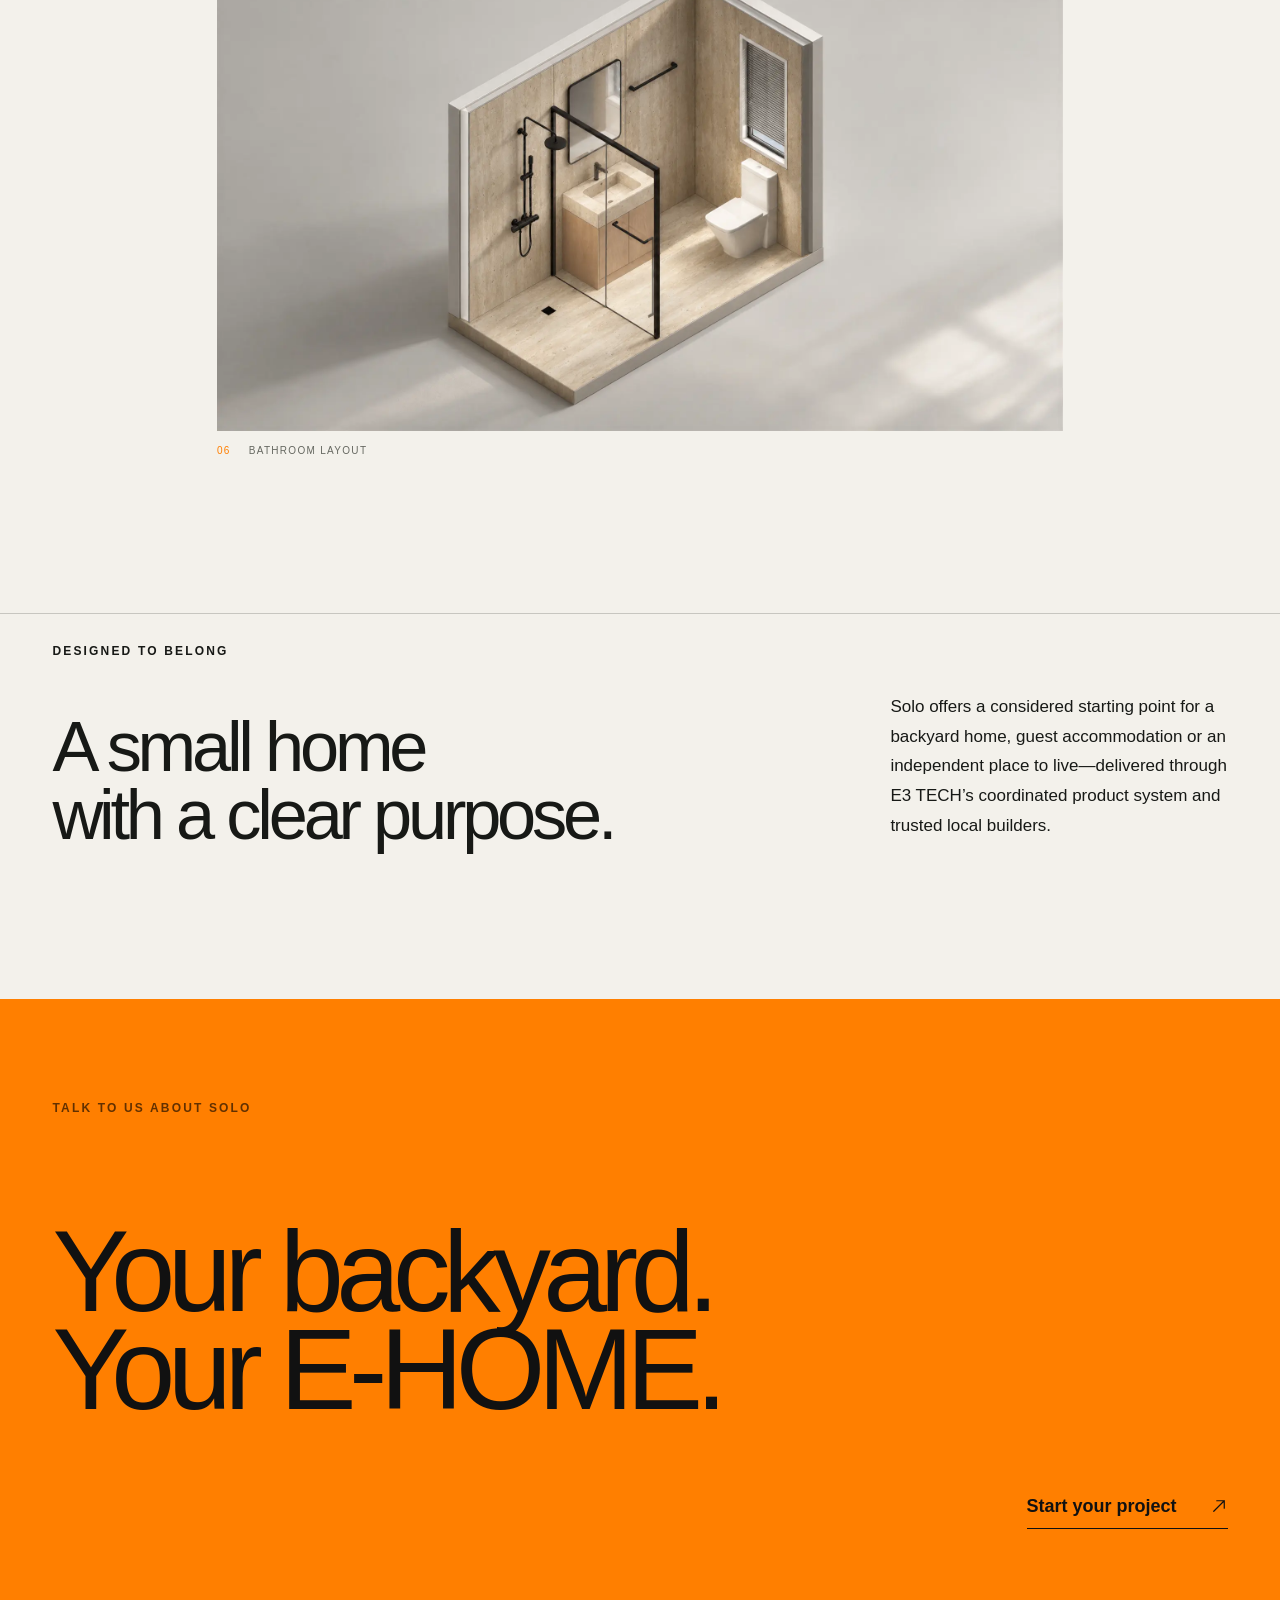
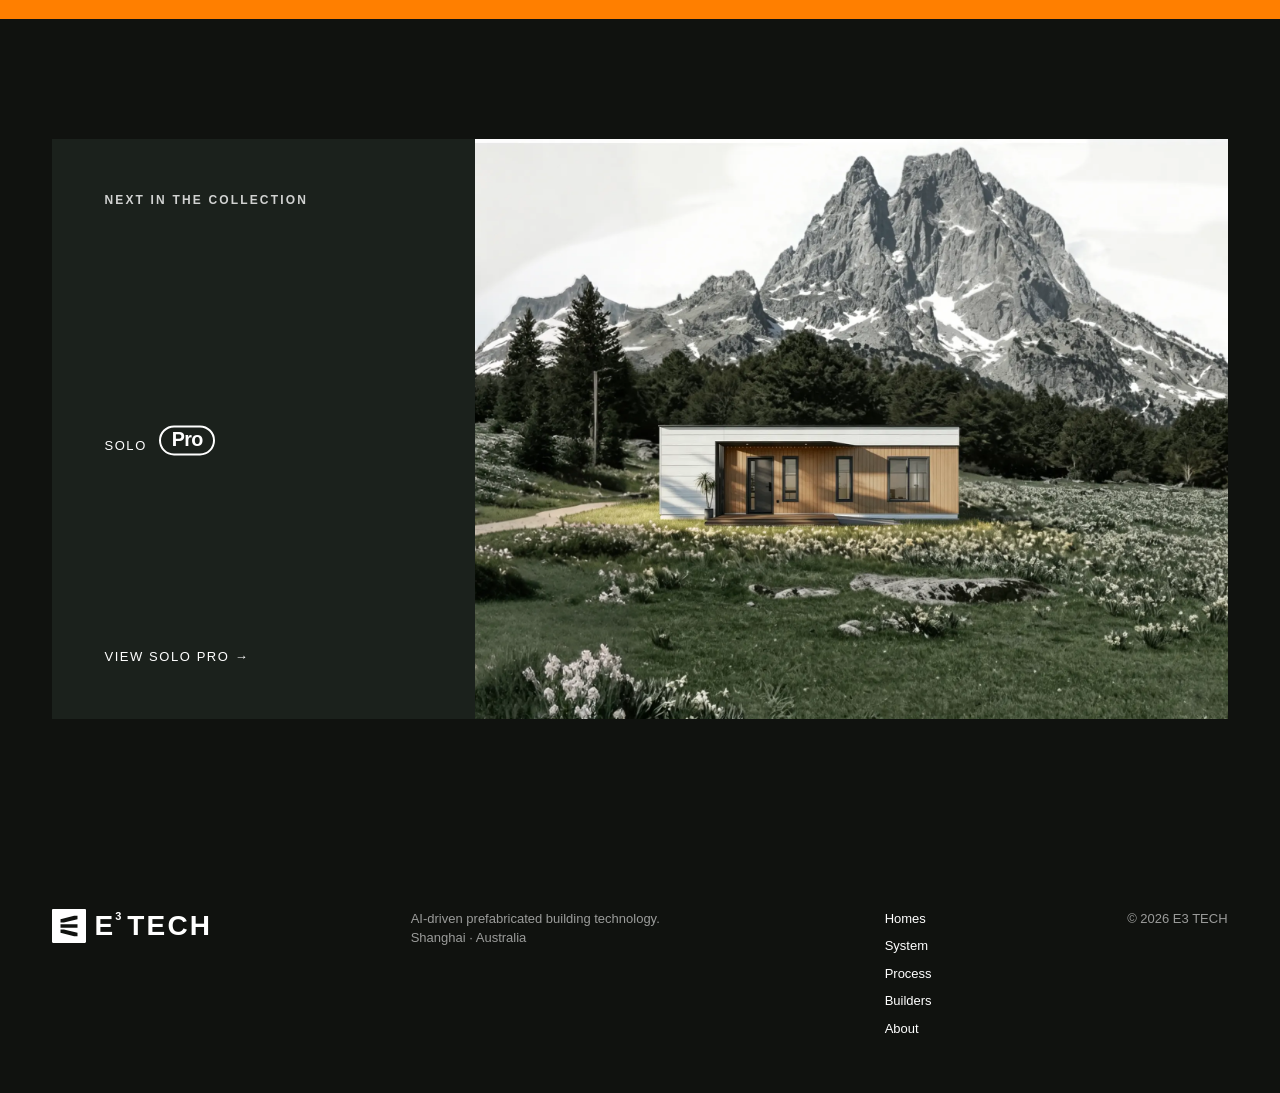
<file: solo/index.html>
<!doctype html>
<html lang="en">
<head>
  <meta charset="utf-8">
  <meta name="viewport" content="width=device-width,initial-scale=1">
  <meta name="description" content="Explore Solo by E3 TECH — a complete one-bedroom home in a compact 34.3 square metre footprint.">
  <title>Solo — E3 TECH</title>
  <link rel="stylesheet" href="../styles.css">
  <link rel="stylesheet" href="../solo.css">
  <script src="../script.js" defer></script>
</head>
<body class="product-page">
  <header class="site-header" data-header>
    <a class="brand" href="../" aria-label="E3 TECH home">
      <span class="brand-logo"><img src="../assets/e3-logo.svg" alt="" width="32" height="32"></span>
      <span class="brand-mark">E<sup>3</sup></span><span class="brand-word">TECH</span>
    </a>
    <nav class="desktop-nav" aria-label="Primary navigation">
      <a href="../#homes">Homes</a>
      <a href="../#system">Our system</a>
      <a href="../process/">Process</a>
      <a href="../#partners">For builders</a>
      <a href="../about/">About</a>
    </nav>
    <a class="header-cta" href="#contact">Get Started</a>
    <button class="menu-button" type="button" aria-expanded="false" aria-controls="mobile-menu">Menu</button>
    <nav class="mobile-menu" id="mobile-menu" aria-label="Mobile navigation">
      <a href="../#homes">Homes</a><a href="../#system">Our system</a><a href="../process/">Process</a><a href="../#partners">For builders</a><a href="../about/">About</a><a href="#contact">Start a project</a>
    </nav>
  </header>

  <main id="top">
    <section class="product-hero" aria-labelledby="product-title">
      <img src="../assets/solo.webp" alt="Solo compact home by E3 TECH">
      <div class="product-hero-shade"></div>
      <div class="product-hero-copy section">
        <p class="eyebrow light">E‑HOME 01</p>
        <h1 id="product-title">Solo</h1>
        <p>A complete home.<br>A compact footprint.</p>
      </div>
      <a class="product-back" href="../#homes">← All homes</a>
    </section>

    <section class="hero-specs section" aria-label="Solo key specifications">
      <div class="hero-spec">
        <div class="hero-spec-label">
          <svg viewBox="0 0 32 32" aria-hidden="true"><path d="M3 25v-9.5A3.5 3.5 0 0 1 6.5 12h19a3.5 3.5 0 0 1 3.5 3.5V25M3 21h26M7 12V8.5A2.5 2.5 0 0 1 9.5 6h5A2.5 2.5 0 0 1 17 8.5V12M17 12V8.5A2.5 2.5 0 0 1 19.5 6h3A2.5 2.5 0 0 1 25 8.5V12M6 25v3M26 25v3"/></svg>
          <span>Bed</span>
        </div>
        <strong>1</strong>
      </div>
      <div class="hero-spec">
        <div class="hero-spec-label">
          <svg viewBox="0 0 32 32" aria-hidden="true"><path d="M4 15h24v4a8 8 0 0 1-8 8h-8a8 8 0 0 1-8-8v-4ZM9 15V9a4 4 0 0 1 8 0v1M5 27l-1 2M27 27l1 2"/><path d="M17 10h4"/></svg>
          <span>Bath</span>
        </div>
        <strong>1</strong>
      </div>
      <div class="hero-spec">
        <div class="hero-spec-label">
          <svg viewBox="0 0 32 32" aria-hidden="true"><path d="M6 3v26M26 3v26M3 6h26M3 26h26M10 10h12v12H10zM14 7l2-2 2 2M14 25l2 2 2-2M7 14l-2 2 2 2M25 14l2 2-2 2"/></svg>
          <span>Area</span>
        </div>
        <strong>34.3 m<sup>2</sup></strong>
      </div>
      <div class="hero-spec hero-spec-dimensions">
        <div class="hero-spec-label">
          <svg viewBox="0 0 32 32" aria-hidden="true"><path d="M6 5v22M26 5v22M3 8h26M3 24h26M9 5 6 8l3 3M23 5l3 3-3 3M9 21l-3 3 3 3M23 21l3 3-3 3"/></svg>
          <span>Dimensions</span>
        </div>
        <strong><span>L 10.59</span><span>W 3.24</span><span>H 3.1 m</span></strong>
      </div>
    </section>

    <section class="product-intro section">
      <div class="product-title-block">
        <p class="eyebrow">Solo · E‑HOME collection</p>
        <h2>Everything you need.<br><em>Nothing you don’t.</em></h2>
      </div>
      <div class="product-story">
        <p>Solo distils everyday living into one calm, connected plan. A light-filled LDK brings cooking, dining and relaxing together, while the bedroom and bathroom remain quietly separate.</p>
        <p>Designed for a backyard, guest retreat or independent living, every metre is considered—creating a home that feels open, useful and complete.</p>
      </div>
    </section>

    <section class="technical-plan section" aria-labelledby="solo-floor-plan-title">
      <div class="technical-plan-copy">
        <p class="eyebrow">Floor plan · Solo</p>
        <h2 id="solo-floor-plan-title">A compact plan with clear separation.</h2>
        <p>The long linear layout places the LDK at the centre, with the bathroom and bedroom at opposite ends. Everyday spaces remain connected while the private rooms feel distinct.</p>
        <dl class="technical-plan-specs">
          <div><dt>Internal area</dt><dd>34.3 m²</dd></div>
          <div><dt>Overall size</dt><dd>10.59 × 3.24 m</dd></div>
          <div><dt>Bedrooms</dt><dd>1</dd></div>
          <div><dt>Bathrooms</dt><dd>1</dd></div>
        </dl>
      </div>
      <figure class="technical-plan-drawing">
        <img src="../assets/solo-technical-plan.png" alt="Dimensioned floor plan of the Solo one-bedroom home" loading="lazy">
        <figcaption>Solo · Dimensioned floor plan</figcaption>
      </figure>
    </section>

    <section class="gallery section" aria-label="Solo interior gallery">
      <figure class="gallery-lead">
        <img src="../assets/solo-ldk-01.webp" alt="Solo kitchen, dining and living space with warm oak finishes" loading="lazy">
        <figcaption><span>01</span> Kitchen · Dining · Living</figcaption>
      </figure>

      <div class="gallery-pair gallery-pair-offset">
        <figure><img src="../assets/solo-ldk-02.webp" alt="Solo kitchen with integrated laundry and garden view" loading="lazy"><figcaption><span>02</span> Kitchen</figcaption></figure>
        <figure><img src="../assets/solo-ldk-03.webp" alt="Solo kitchen and dining area viewed from the living space" loading="lazy"><figcaption><span>03</span> Kitchen · Dining</figcaption></figure>
      </div>

      <div class="gallery-copy">
        <p class="eyebrow">One connected space</p>
        <h2>Light, warm<br>and quietly resolved.</h2>
        <p>Warm wood tones, natural textures and understated finishes give the compact interior a calm and cohesive character.</p>
      </div>

    </section>

    <section class="plan-section section">
      <div class="plan-heading">
        <div><p class="eyebrow light">Furnished spatial view</p><h2>See how the spaces<br>connect in use.</h2></div>
        <p>This furnished top view remains as a spatial illustration, showing how furniture, circulation and the deck work together within the completed home.</p>
      </div>
      <figure class="plan-image"><img src="../assets/solo-floor-plan.webp" alt="Top view floor plan of the Solo home" loading="lazy"><figcaption>Solo · Furnished spatial view</figcaption></figure>
    </section>

    <section class="bathroom-section section">
      <div class="bathroom-heading">
        <p class="eyebrow">A private retreat</p>
        <h2>Simple materials.<br>Generous details.</h2>
      </div>
      <div class="bathroom-grid">
        <figure class="bath-large"><img src="../assets/solo-bathroom-01.webp" alt="Solo bathroom with shower, vanity and natural light" loading="lazy"><figcaption><span>04</span> Vanity and shower</figcaption></figure>
        <figure><img src="../assets/solo-bathroom-02.webp" alt="Solo bathroom looking towards the vanity and shower" loading="lazy"><figcaption><span>05</span> Bathroom</figcaption></figure>
      </div>
      <figure class="bath-axon"><img src="../assets/solo-bathroom-axon.webp" alt="Axonometric view of the Solo bathroom" loading="lazy"><figcaption><span>06</span> Bathroom layout</figcaption></figure>
    </section>

    <section class="product-note section">
      <p class="eyebrow">Designed to belong</p>
      <div><h2>A small home<br>with a clear purpose.</h2><p>Solo offers a considered starting point for a backyard home, guest accommodation or an independent place to live—delivered through E3 TECH’s coordinated product system and trusted local builders.</p></div>
    </section>

    <section class="contact section" id="contact">
      <p class="eyebrow light">Talk to us about Solo</p>
      <h2>Your backyard.<br>Your E‑HOME.</h2>
      <a class="contact-link" href="mailto:hello@e3tech.com?subject=Solo%20enquiry">Start your project <span><svg viewBox="0 0 24 24" aria-hidden="true" focusable="false"><path d="M5 19 19 5M9 5h10v10"></path></svg></span></a>
    </section>

    <section class="next-home section">
      <a href="../solo-pro/" class="next-home-link">
        <div><p class="eyebrow light">Next in the collection</p><h2 class="solo-pro-lockup" aria-label="Solo Pro"><span>Solo</span><span class="pro-pill">Pro</span></h2><span>View Solo Pro →</span></div>
        <img src="../assets/solo-pro.webp" alt="Solo Pro by E3 TECH" loading="lazy">
      </a>
    </section>
  </main>

  <footer class="site-footer section">
    <a class="brand footer-brand" href="../"><span class="brand-logo"><img src="../assets/e3-logo.svg" alt="" width="32" height="32"></span><span class="brand-mark">E<sup>3</sup></span><span class="brand-word">TECH</span></a>
    <p>AI-driven prefabricated building technology.<br>Shanghai · Australia</p>
    <div><a href="../#homes">Homes</a><a href="../#system">System</a><a href="../process/">Process</a><a href="../#partners">Builders</a><a href="../about/">About</a></div>
    <p class="copyright">© 2026 E3 TECH</p>
  </footer>
</body>
</html>
</file>
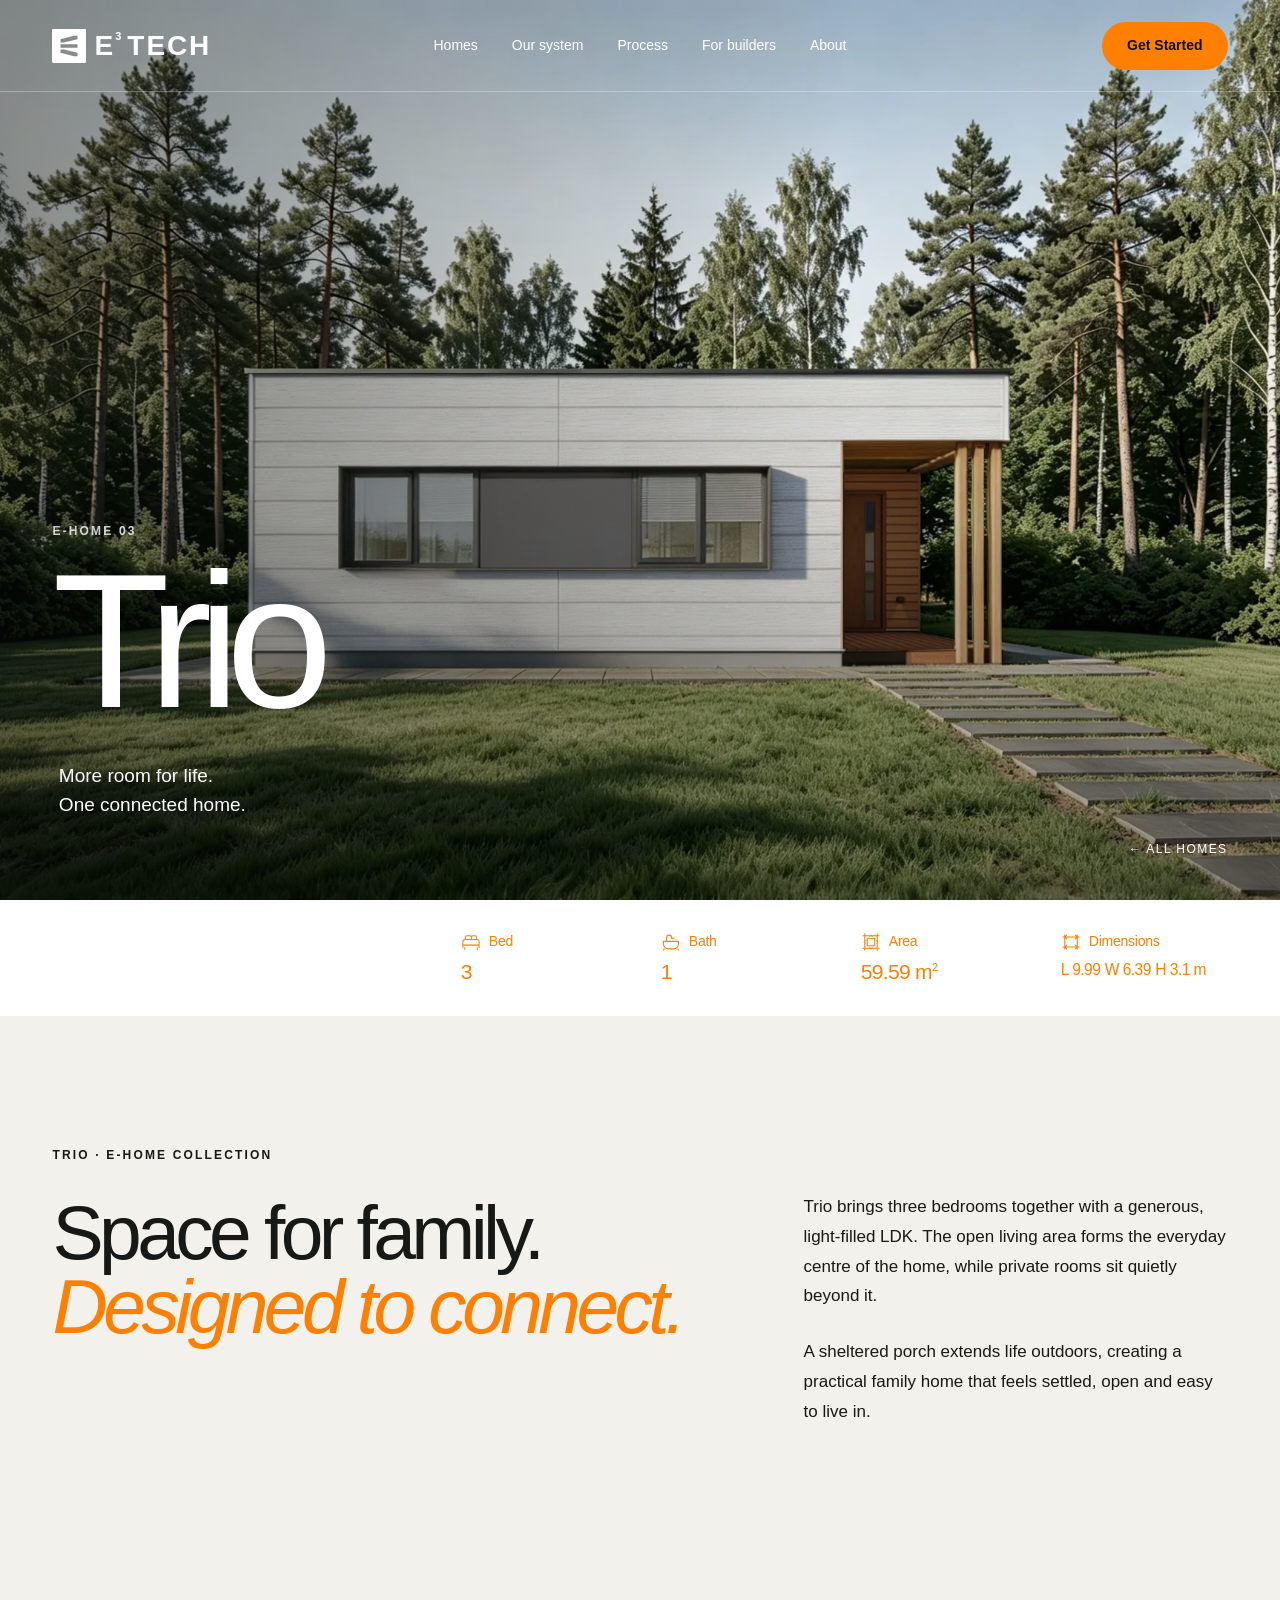
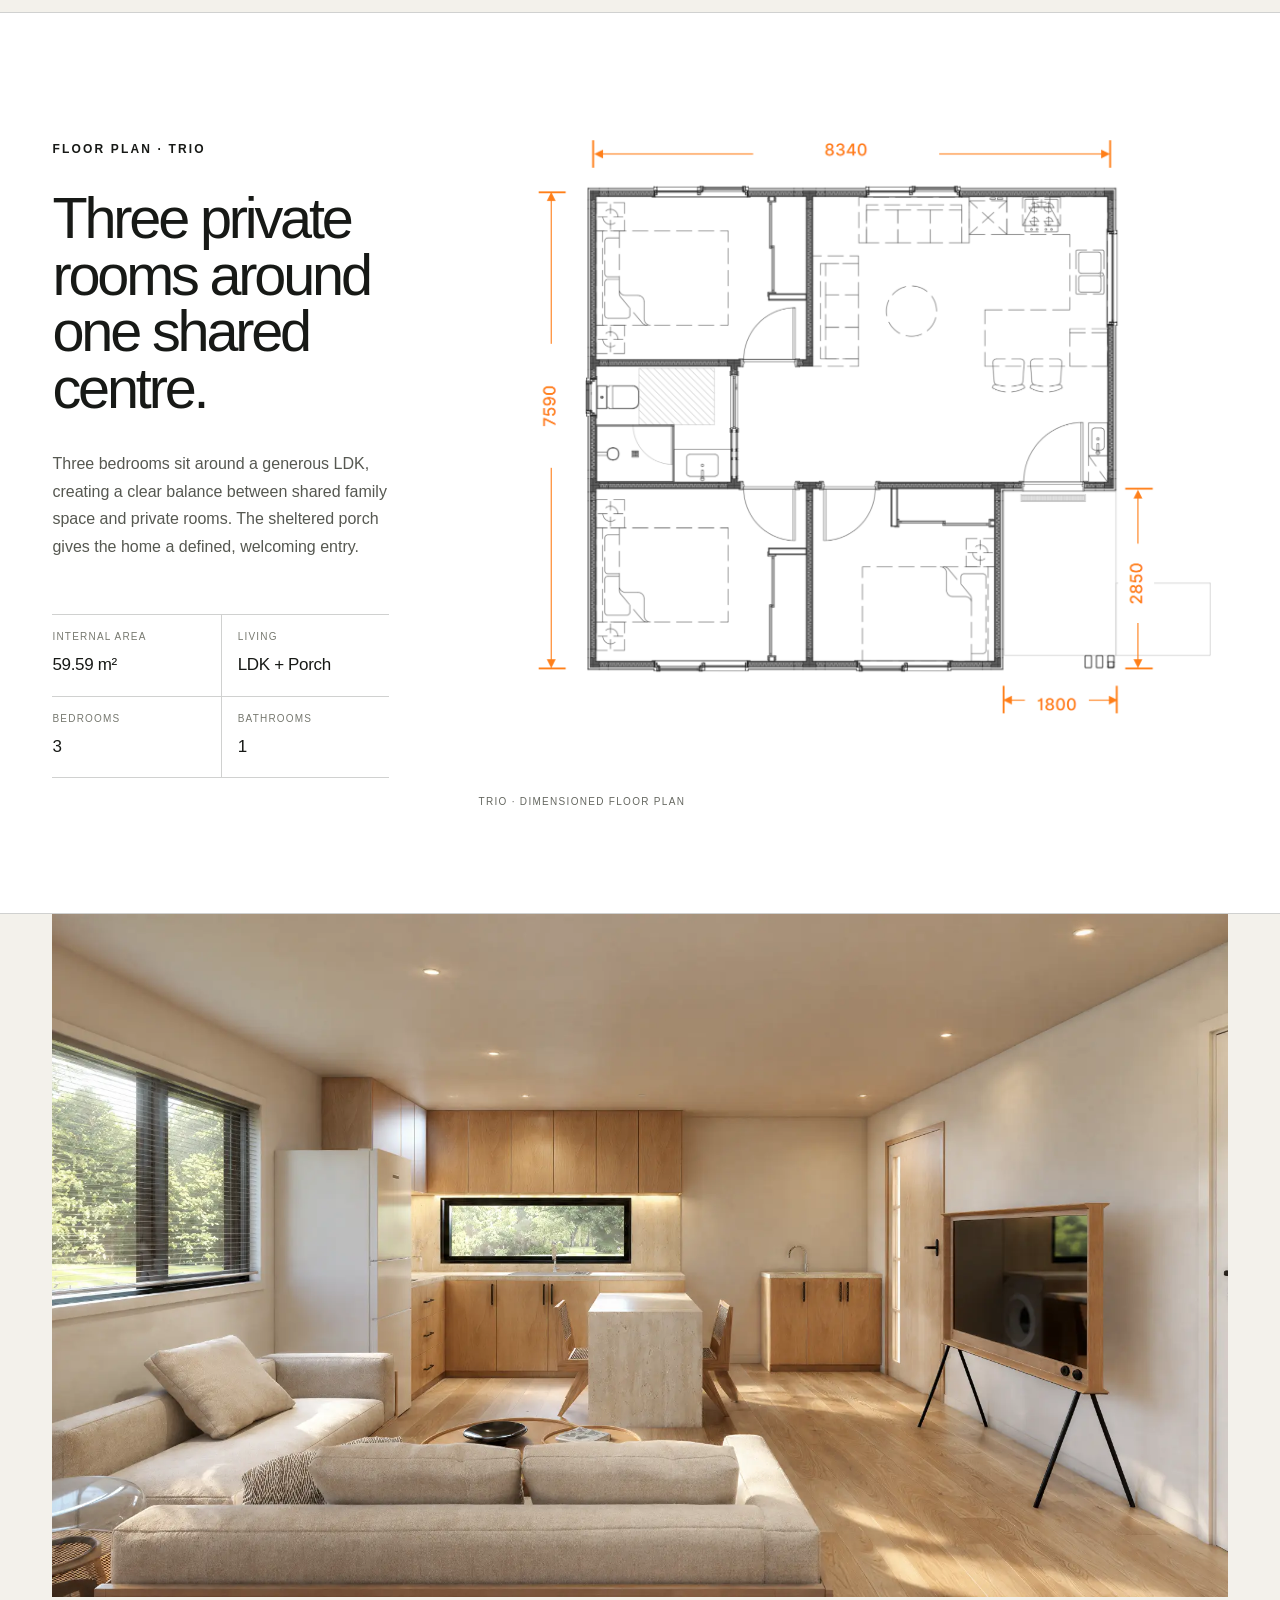
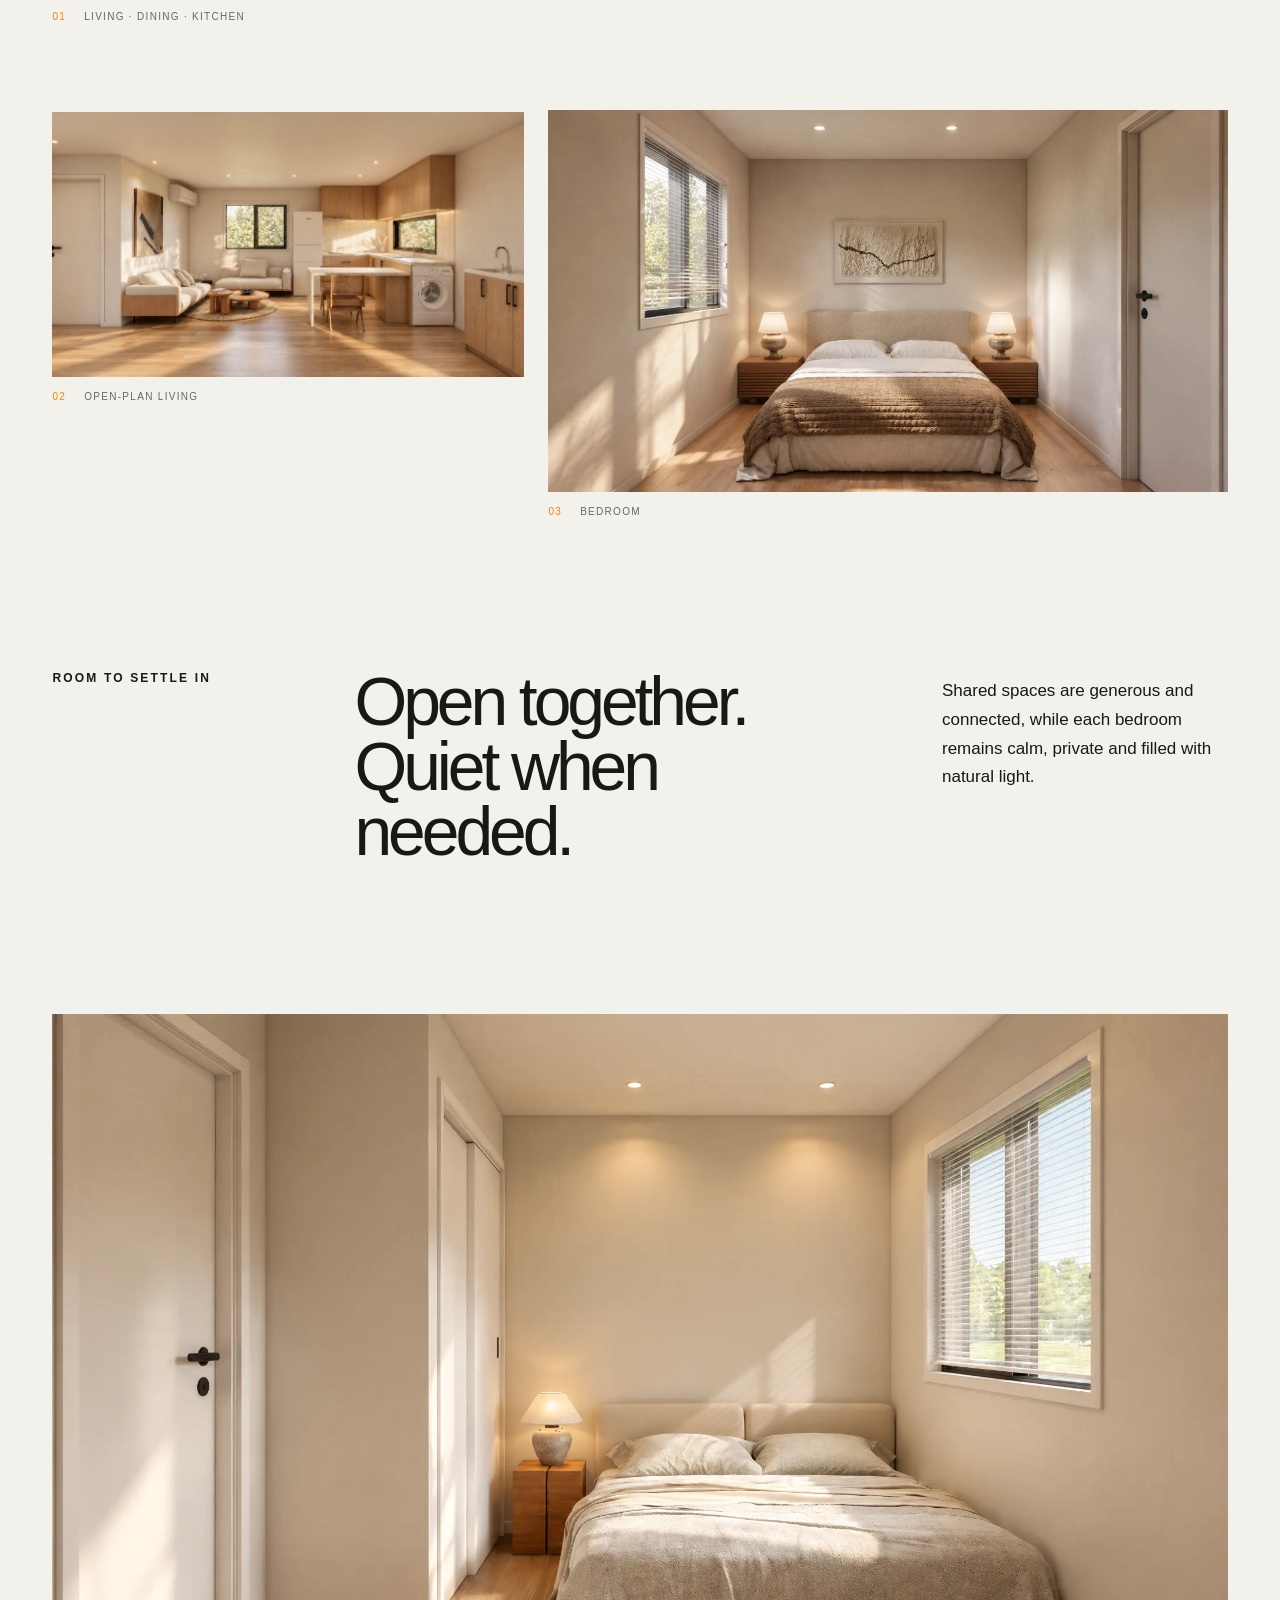
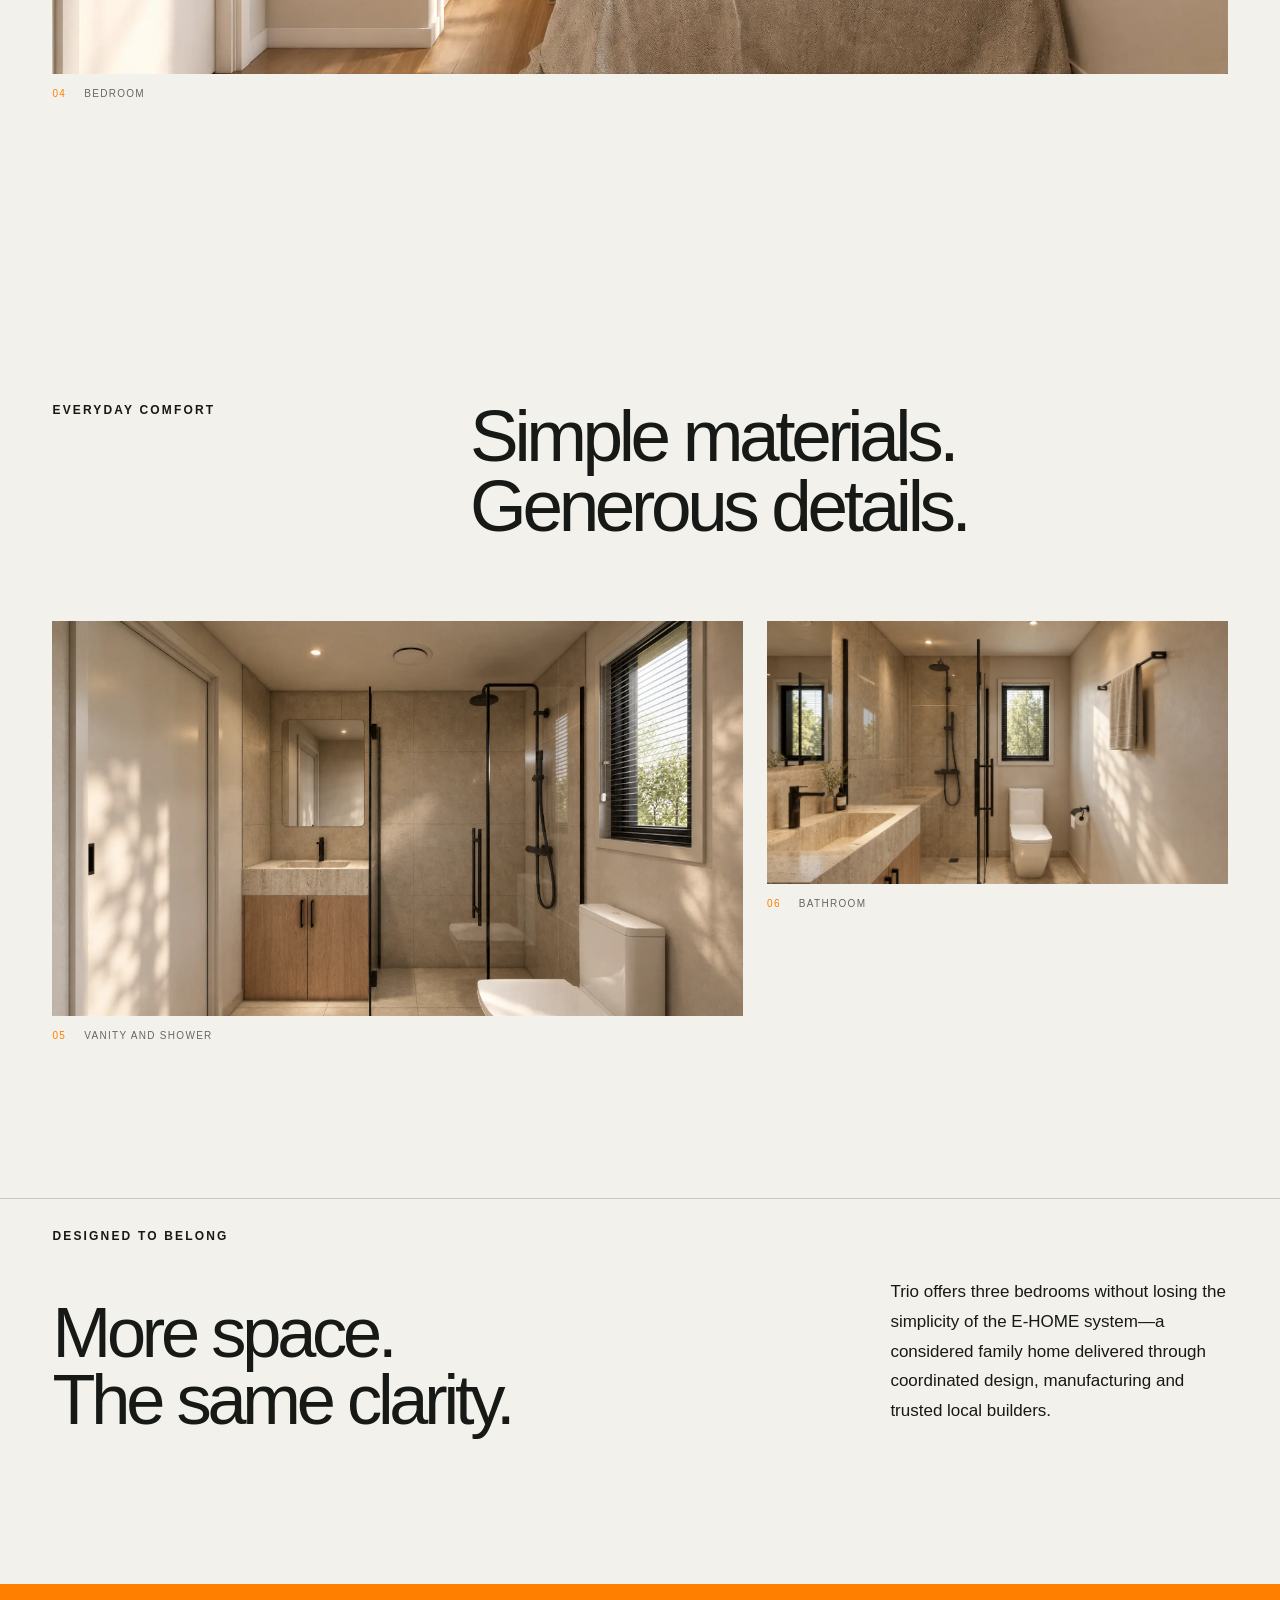
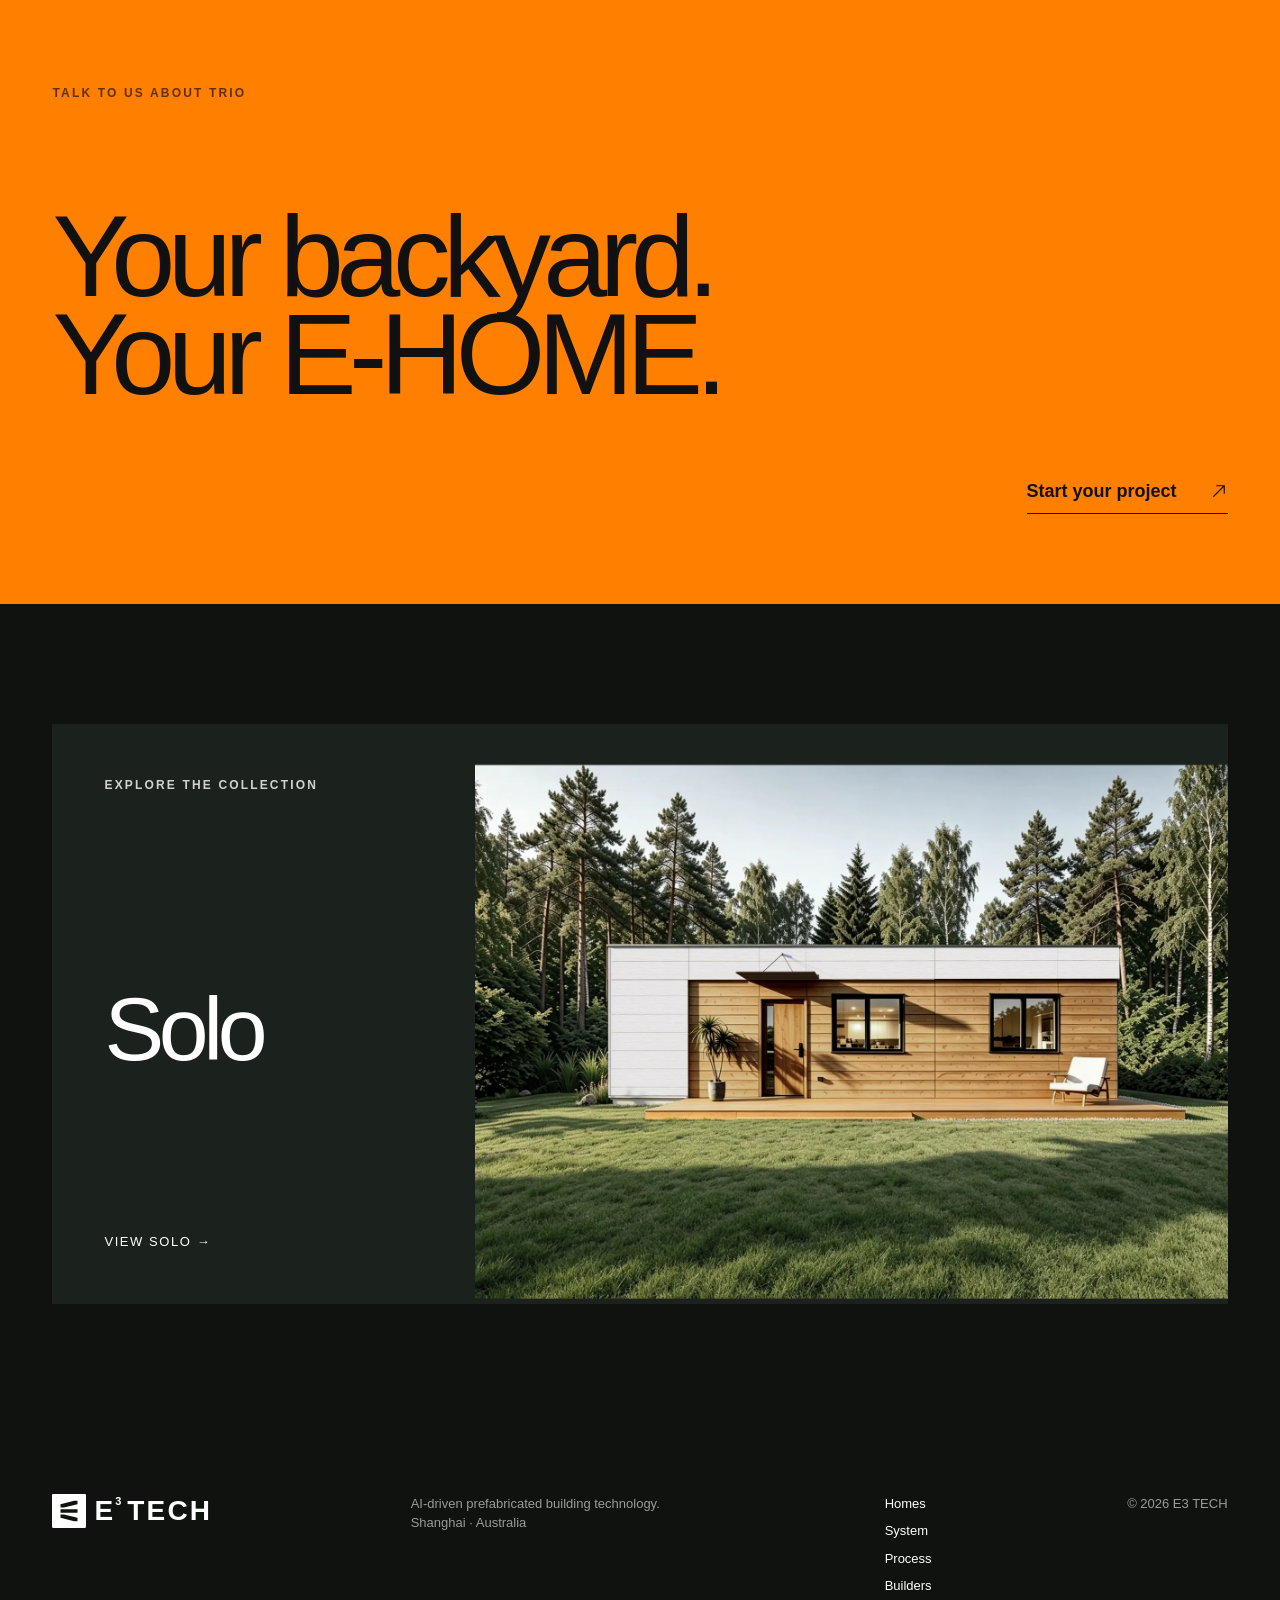
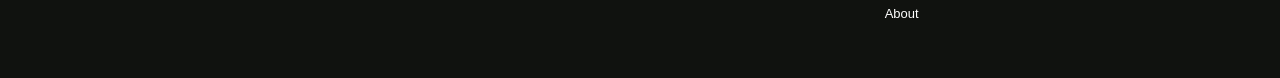
<file: trio/index.html>
<!doctype html>
<html lang="en">
<head>
  <meta charset="utf-8">
  <meta name="viewport" content="width=device-width,initial-scale=1">
  <meta name="description" content="Explore Trio by E3 TECH — a three-bedroom home with a connected living space and sheltered porch.">
  <title>Trio — E3 TECH</title>
  <link rel="stylesheet" href="../styles.css">
  <link rel="stylesheet" href="../solo.css">
  <script src="../script.js" defer></script>
</head>
<body class="product-page trio-page">
  <header class="site-header" data-header>
    <a class="brand" href="../" aria-label="E3 TECH home">
      <span class="brand-logo"><img src="../assets/e3-logo.svg" alt="" width="32" height="32"></span>
      <span class="brand-mark">E<sup>3</sup></span><span class="brand-word">TECH</span>
    </a>
    <nav class="desktop-nav" aria-label="Primary navigation">
      <a href="../#homes">Homes</a>
      <a href="../#system">Our system</a>
      <a href="../process/">Process</a>
      <a href="../#partners">For builders</a>
      <a href="../about/">About</a>
    </nav>
    <a class="header-cta" href="#contact">Get Started</a>
    <button class="menu-button" type="button" aria-expanded="false" aria-controls="mobile-menu">Menu</button>
    <nav class="mobile-menu" id="mobile-menu" aria-label="Mobile navigation">
      <a href="../#homes">Homes</a><a href="../#system">Our system</a><a href="../process/">Process</a><a href="../#partners">For builders</a><a href="../about/">About</a><a href="#contact">Start a project</a>
    </nav>
  </header>

  <main id="top">
    <section class="product-hero" aria-labelledby="product-title">
      <img src="../assets/trio.webp" alt="Trio three-bedroom home by E3 TECH">
      <div class="product-hero-shade"></div>
      <div class="product-hero-copy section">
        <p class="eyebrow light">E‑HOME 03</p>
        <h1 id="product-title">Trio</h1>
        <p>More room for life.<br>One connected home.</p>
      </div>
      <a class="product-back" href="../#homes">← All homes</a>
    </section>

    <section class="hero-specs section" aria-label="Trio key specifications">
      <div class="hero-spec">
        <div class="hero-spec-label">
          <svg viewBox="0 0 32 32" aria-hidden="true"><path d="M3 25v-9.5A3.5 3.5 0 0 1 6.5 12h19a3.5 3.5 0 0 1 3.5 3.5V25M3 21h26M7 12V8.5A2.5 2.5 0 0 1 9.5 6h5A2.5 2.5 0 0 1 17 8.5V12M17 12V8.5A2.5 2.5 0 0 1 19.5 6h3A2.5 2.5 0 0 1 25 8.5V12M6 25v3M26 25v3"/></svg>
          <span>Bed</span>
        </div>
        <strong>3</strong>
      </div>
      <div class="hero-spec">
        <div class="hero-spec-label">
          <svg viewBox="0 0 32 32" aria-hidden="true"><path d="M4 15h24v4a8 8 0 0 1-8 8h-8a8 8 0 0 1-8-8v-4ZM9 15V9a4 4 0 0 1 8 0v1M5 27l-1 2M27 27l1 2"/><path d="M17 10h4"/></svg>
          <span>Bath</span>
        </div>
        <strong>1</strong>
      </div>
      <div class="hero-spec">
        <div class="hero-spec-label">
          <svg viewBox="0 0 32 32" aria-hidden="true"><path d="M6 3v26M26 3v26M3 6h26M3 26h26M10 10h12v12H10zM14 7l2-2 2 2M14 25l2 2 2-2M7 14l-2 2 2 2M25 14l2 2-2 2"/></svg>
          <span>Area</span>
        </div>
        <strong>59.59 m<sup>2</sup></strong>
      </div>
      <div class="hero-spec hero-spec-dimensions">
        <div class="hero-spec-label">
          <svg viewBox="0 0 32 32" aria-hidden="true"><path d="M6 5v22M26 5v22M3 8h26M3 24h26M9 5 6 8l3 3M23 5l3 3-3 3M9 21l-3 3 3 3M23 21l3 3-3 3"/></svg>
          <span>Dimensions</span>
        </div>
        <strong><span>L 9.99</span><span>W 6.39</span><span>H 3.1 m</span></strong>
      </div>
    </section>

    <section class="product-intro section">
      <div class="product-title-block">
        <p class="eyebrow">Trio · E‑HOME collection</p>
        <h2>Space for family.<br><em>Designed to connect.</em></h2>
      </div>
      <div class="product-story">
        <p>Trio brings three bedrooms together with a generous, light-filled LDK. The open living area forms the everyday centre of the home, while private rooms sit quietly beyond it.</p>
        <p>A sheltered porch extends life outdoors, creating a practical family home that feels settled, open and easy to live in.</p>
      </div>
    </section>

    <section class="technical-plan section technical-plan-trio" aria-labelledby="trio-floor-plan-title">
      <div class="technical-plan-copy">
        <p class="eyebrow">Floor plan · Trio</p>
        <h2 id="trio-floor-plan-title">Three private rooms around one shared centre.</h2>
        <p>Three bedrooms sit around a generous LDK, creating a clear balance between shared family space and private rooms. The sheltered porch gives the home a defined, welcoming entry.</p>
        <dl class="technical-plan-specs">
          <div><dt>Internal area</dt><dd>59.59 m²</dd></div>
          <div><dt>Living</dt><dd>LDK + Porch</dd></div>
          <div><dt>Bedrooms</dt><dd>3</dd></div>
          <div><dt>Bathrooms</dt><dd>1</dd></div>
        </dl>
      </div>
      <figure class="technical-plan-drawing">
        <img src="../assets/trio-technical-plan.png" alt="Dimensioned floor plan of the Trio three-bedroom home" loading="lazy">
        <figcaption>Trio · Dimensioned floor plan</figcaption>
      </figure>
    </section>

    <section class="gallery section" aria-label="Trio interior gallery">
      <figure class="gallery-lead">
        <img src="../assets/trio-ldk-01.webp" alt="Trio living, dining and kitchen space" loading="lazy">
        <figcaption><span>01</span> Living · Dining · Kitchen</figcaption>
      </figure>

      <div class="gallery-pair gallery-pair-offset">
        <figure><img src="../assets/trio-ldk-02.webp" alt="Trio open-plan kitchen and living area" loading="lazy"><figcaption><span>02</span> Open-plan living</figcaption></figure>
        <figure><img src="../assets/trio-bedroom-01.webp" alt="Trio bedroom with warm neutral finishes" loading="lazy"><figcaption><span>03</span> Bedroom</figcaption></figure>
      </div>

      <div class="gallery-copy">
        <p class="eyebrow">Room to settle in</p>
        <h2>Open together.<br>Quiet when needed.</h2>
        <p>Shared spaces are generous and connected, while each bedroom remains calm, private and filled with natural light.</p>
      </div>

      <figure class="gallery-closing">
        <img src="../assets/trio-bedroom-02.webp" alt="Trio secondary bedroom with garden window" loading="lazy">
        <figcaption><span>04</span> Bedroom</figcaption>
      </figure>
    </section>

    <section class="bathroom-section section">
      <div class="bathroom-heading">
        <p class="eyebrow">Everyday comfort</p>
        <h2>Simple materials.<br>Generous details.</h2>
      </div>
      <div class="bathroom-grid">
        <figure class="bath-large"><img src="../assets/trio-bathroom-01.webp" alt="Trio bathroom with vanity, shower and toilet" loading="lazy"><figcaption><span>05</span> Vanity and shower</figcaption></figure>
        <figure><img src="../assets/trio-bathroom-02.webp" alt="Trio bathroom with natural light" loading="lazy"><figcaption><span>06</span> Bathroom</figcaption></figure>
      </div>
    </section>

    <section class="product-note section">
      <p class="eyebrow">Designed to belong</p>
      <div><h2>More space.<br>The same clarity.</h2><p>Trio offers three bedrooms without losing the simplicity of the E‑HOME system—a considered family home delivered through coordinated design, manufacturing and trusted local builders.</p></div>
    </section>

    <section class="contact section" id="contact">
      <p class="eyebrow light">Talk to us about Trio</p>
      <h2>Your backyard.<br>Your E‑HOME.</h2>
      <a class="contact-link" href="mailto:hello@e3tech.com?subject=Trio%20enquiry">Start your project <span><svg viewBox="0 0 24 24" aria-hidden="true" focusable="false"><path d="M5 19 19 5M9 5h10v10"></path></svg></span></a>
    </section>

    <section class="next-home section">
      <a href="../solo/" class="next-home-link">
        <div><p class="eyebrow light">Explore the collection</p><h2>Solo</h2><span>View Solo →</span></div>
        <img src="../assets/solo.webp" alt="Solo by E3 TECH" loading="lazy">
      </a>
    </section>
  </main>

  <footer class="site-footer section">
    <a class="brand footer-brand" href="../"><span class="brand-logo"><img src="../assets/e3-logo.svg" alt="" width="32" height="32"></span><span class="brand-mark">E<sup>3</sup></span><span class="brand-word">TECH</span></a>
    <p>AI-driven prefabricated building technology.<br>Shanghai · Australia</p>
    <div><a href="../#homes">Homes</a><a href="../#system">System</a><a href="../process/">Process</a><a href="../#partners">Builders</a><a href="../about/">About</a></div>
    <p class="copyright">© 2026 E3 TECH</p>
  </footer>
</body>
</html>
</file>
<file: styles.css>
:root{--ink:#171916;--paper:#f3f1eb;--white:#fff;--orange:#ff7f00;--grey:#7a7c75;--line:rgba(23,25,22,.2);--pad:clamp(22px,4.1vw,72px);--serif:"Helvetica Neue",Helvetica,Arial,sans-serif;--sans:"Helvetica Neue",Helvetica,Arial,sans-serif}
*{box-sizing:border-box}html{scroll-behavior:smooth}body{margin:0;background:var(--paper);color:var(--ink);font-family:var(--sans);font-size:16px;line-height:1.5}a{color:inherit;text-decoration:none}img{display:block;width:100%;height:100%;object-fit:cover}button{font:inherit}.section{padding-left:var(--pad);padding-right:var(--pad)}
.site-header{position:fixed;z-index:20;left:0;right:0;top:0;height:92px;padding:0 var(--pad);display:grid;grid-template-columns:1fr auto 1fr;align-items:center;color:#fff;border-bottom:1px solid rgba(255,255,255,.28);transition:.35s ease}.site-header.scrolled{height:76px;color:var(--ink);background:rgba(243,241,235,.96);backdrop-filter:blur(12px);border-color:var(--line)}.brand{display:flex;align-items:center;gap:8px;width:max-content;font-weight:700;letter-spacing:.12em}.brand-mark{font-size:28px;line-height:1;letter-spacing:-.07em}.brand-mark sup{font-size:11px;vertical-align:top;margin-left:4px;position:relative;top:-1px}.brand-word{font-size:28px;line-height:1}.desktop-nav{display:flex;gap:34px;font-size:14px}.desktop-nav a,.header-cta{position:relative}.desktop-nav a:after,.text-link:after{content:"";position:absolute;left:0;right:100%;bottom:-5px;height:1px;background:currentColor;transition:right .25s}.desktop-nav a:hover:after,.text-link:hover:after{right:0}.header-cta{justify-self:end;display:inline-flex;align-items:center;justify-content:center;min-height:48px;padding:0 25px;border-radius:999px;background:var(--orange);color:#111;font-size:14px;font-weight:600;transition:transform .25s ease,background-color .25s ease}.header-cta:hover{transform:translateY(-2px);background:#ff9326}.header-cta:focus-visible{outline:2px solid currentColor;outline-offset:3px}.menu-button,.mobile-menu{display:none}
.hero{height:max(720px,100svh);position:relative;color:#fff;overflow:hidden}.hero>img{position:absolute;inset:0}.hero-shade{position:absolute;inset:0;background:linear-gradient(90deg,rgba(7,12,9,.62) 0%,rgba(7,12,9,.2) 52%,rgba(7,12,9,.05) 100%),linear-gradient(0deg,rgba(0,0,0,.18),transparent 50%)}.hero-copy{position:absolute;left:var(--pad);bottom:15%;max-width:720px}.eyebrow{text-transform:uppercase;font-size:12px;letter-spacing:.18em;font-weight:600;margin:0 0 32px}.light{color:rgba(255,255,255,.8)}h1,h2,h3,p{margin-top:0}.hero h1{font-family:var(--serif);font-size:clamp(64px,8.5vw,142px);font-weight:400;line-height:.82;letter-spacing:-.06em;margin:0 0 34px}.hero-intro{max-width:470px;font-size:18px;line-height:1.55;margin-bottom:34px}.text-link{display:inline-block;position:relative;font-size:14px;font-weight:600;padding-bottom:3px}.text-link span{margin-left:18px}.light-link{color:#fff}.hero-index{position:absolute;right:var(--pad);bottom:34px;display:flex;align-items:center;gap:14px;font-size:11px;text-transform:uppercase;letter-spacing:.12em}.hero-index .line{width:52px;height:1px;background:rgba(255,255,255,.6)}
.intro{padding-top:150px;padding-bottom:170px}.intro-grid,.partners-grid{display:grid;grid-template-columns:minmax(0,1.25fr) minmax(280px,.75fr);gap:8vw;align-items:end}.intro h2,.section-heading h2,.partners h2{font-family:var(--serif);font-size:clamp(47px,6vw,96px);font-weight:400;letter-spacing:-.055em;line-height:.98;margin:0}.intro h2 em{font-weight:400;color:var(--orange)}.intro-copy,.partners-grid>div{max-width:520px;padding-bottom:8px}.intro-copy p,.partners-grid p{font-size:18px;line-height:1.7;margin-bottom:38px}
.homes{padding-bottom:160px}.section-heading{display:flex;justify-content:space-between;align-items:end;border-top:1px solid var(--line);padding-top:26px;margin-bottom:65px}.section-heading>p{max-width:480px;margin:0 0 8px;font-size:16px;line-height:1.7}.section-heading .eyebrow{margin-bottom:24px}.section-heading h2{font-size:clamp(42px,5vw,78px)}.home-card{display:grid;grid-template-columns:minmax(0,1.55fr) minmax(320px,.45fr);min-height:650px;background:#deddd7;margin-bottom:24px}.home-card.reverse{grid-template-columns:minmax(320px,.45fr) minmax(0,1.55fr)}.home-card.reverse .home-image{order:2}.home-card.reverse .home-info{order:1}.home-image{overflow:hidden}.home-image img{transition:transform .8s cubic-bezier(.2,.7,.2,1)}.home-card:hover .home-image img{transform:scale(1.025)}.crop-wide img{object-position:64% center}.home-info{padding:48px 42px 38px;display:flex;flex-direction:column;position:relative;background:#deddd7}.card-number{font-size:11px;letter-spacing:.14em;margin-bottom:70px}.home-info h3{font-family:var(--serif);font-size:62px;font-weight:400;letter-spacing:-.05em;margin-bottom:16px}.home-desc{font-size:17px;max-width:290px}.home-info dl{margin:auto 0 72px}.home-info dl div{display:flex;justify-content:space-between;padding:13px 0;border-top:1px solid rgba(23,25,22,.22)}.home-info dt{font-size:12px;text-transform:uppercase;letter-spacing:.1em}.home-info dd{margin:0}.circle-link{position:absolute;right:32px;bottom:36px;width:48px;height:48px;border:1px solid var(--ink);border-radius:50%;display:grid;place-items:center;transition:.25s}.circle-link:hover{background:var(--ink);color:#fff;transform:rotate(45deg)}.circle-link svg{width:18px;height:18px;display:block;fill:none;stroke:currentColor;stroke-width:1.6;stroke-linecap:round;stroke-linejoin:round}
.system{background:#1b211c;color:#fff;padding-top:150px;padding-bottom:135px}.system-top{display:grid;grid-template-columns:.55fr 1.2fr .75fr;gap:5vw;align-items:start}.system-top h2{font-family:var(--serif);font-size:clamp(46px,5.4vw,86px);font-weight:400;line-height:1.02;letter-spacing:-.05em;margin:0}.system-top>p:last-child{font-size:17px;line-height:1.7;color:rgba(255,255,255,.7);padding-top:10px}.stats{display:grid;grid-template-columns:repeat(3,1fr);margin-top:125px}.stats>div{border-top:1px solid rgba(255,255,255,.3);padding:30px 0 45px;display:flex;align-items:flex-start;gap:22px}.stats>div+div{padding-left:38px;border-left:1px solid rgba(255,255,255,.18)}.stats strong{font-family:var(--serif);font-size:92px;line-height:.8;font-weight:400;color:var(--orange)}.stats span{text-transform:uppercase;font-size:11px;letter-spacing:.13em;line-height:1.5}.steps{display:grid;grid-template-columns:repeat(4,1fr);gap:0;margin-top:50px}.steps article{border-top:1px solid rgba(255,255,255,.25);padding:27px 34px 0 0;min-height:210px}.steps article+article{padding-left:34px;border-left:1px solid rgba(255,255,255,.17)}.steps span{font-size:11px;color:rgba(255,255,255,.55)}.steps h3{font-family:var(--serif);font-size:30px;font-weight:400;margin:36px 0 12px}.steps p{color:rgba(255,255,255,.62);font-size:14px}
.partners{padding-top:150px;padding-bottom:160px}.partners>.eyebrow{border-top:1px solid var(--line);padding-top:26px}.partners-grid{align-items:start}.partners h2{font-size:clamp(47px,5.6vw,86px)}.promise{padding-bottom:160px}.promise>.eyebrow{margin-bottom:20px}.promise-row{display:grid;grid-template-columns:80px 1fr 1fr;align-items:center;border-top:1px solid var(--line);padding:28px 0}.promise-row:last-child{border-bottom:1px solid var(--line)}.promise-row>span{font-size:11px}.promise-row h3{font-family:var(--serif);font-size:34px;font-weight:400;margin:0}.promise-row p{margin:0;color:var(--grey)}
.contact{background:var(--orange);min-height:620px;padding-top:100px;padding-bottom:90px;display:flex;flex-direction:column;color:#111}.contact .light{color:rgba(0,0,0,.62)}.contact h2{font-family:var(--serif);font-size:clamp(66px,9vw,146px);font-weight:400;line-height:.85;letter-spacing:-.065em;margin:auto 0}.contact-link{font-size:18px;font-weight:600;align-self:flex-end;border-bottom:1px solid;padding-bottom:8px}.contact-link span{margin-left:28px;display:inline-flex;vertical-align:-3px}.contact-link svg{width:18px;height:18px;display:block;fill:none;stroke:currentColor;stroke-width:1.6;stroke-linecap:round;stroke-linejoin:round}.site-footer{display:grid;grid-template-columns:1.1fr 1.5fr .7fr auto;gap:40px;align-items:start;padding-top:70px;padding-bottom:55px;background:#10120f;color:#fff}.footer-brand{font-size:18px}.site-footer p{color:rgba(255,255,255,.58);font-size:13px}.site-footer>div{display:flex;flex-direction:column;gap:8px;font-size:13px}.copyright{text-align:right}
@media(max-width:900px){.site-header{height:72px;grid-template-columns:1fr auto}.desktop-nav,.header-cta{display:none}.menu-button{display:block;color:inherit;background:none;border:0;padding:10px 0;justify-self:end}.mobile-menu{position:absolute;top:100%;left:0;right:0;background:var(--paper);color:var(--ink);padding:22px var(--pad) 35px;flex-direction:column;gap:18px;border-top:1px solid var(--line)}.mobile-menu.open{display:flex}.hero{height:780px}.hero-copy{bottom:12%;right:var(--pad)}.hero h1{font-size:clamp(62px,16vw,96px)}.hero-index{display:none}.intro,.partners{padding-top:100px;padding-bottom:110px}.intro-grid,.partners-grid{grid-template-columns:1fr;gap:48px}.home-card,.home-card.reverse{grid-template-columns:1fr;min-height:0}.home-card.reverse .home-image{order:1}.home-card.reverse .home-info{order:2}.home-image{height:58vw;min-height:380px}.home-info{min-height:430px}.system-top{grid-template-columns:1fr}.system-top .eyebrow{margin-bottom:8px}.system-top>p:last-child{max-width:550px}.stats{margin-top:85px}.steps{grid-template-columns:repeat(2,1fr);row-gap:45px}.site-footer{grid-template-columns:1fr 1fr}.copyright{text-align:left}}
@media(max-width:600px){:root{--pad:20px}.hero{height:720px}.hero>img{object-position:63% center}.hero-shade{background:linear-gradient(90deg,rgba(7,12,9,.63),rgba(7,12,9,.12))}.hero-copy{bottom:90px}.hero-intro{font-size:16px;max-width:330px}.eyebrow{margin-bottom:22px}.intro{padding-top:84px;padding-bottom:92px}.intro h2,.partners h2{font-size:48px}.intro-copy p,.partners-grid p{font-size:16px}.section-heading{align-items:start;flex-direction:column;gap:30px;margin-bottom:38px}.homes{padding-bottom:90px}.home-image{height:74vw;min-height:270px}.home-info{min-height:390px;padding:30px 25px}.card-number{margin-bottom:45px}.home-info h3{font-size:50px}.circle-link{right:24px;bottom:27px}.system{padding-top:90px;padding-bottom:85px}.system-top h2{font-size:48px}.stats{grid-template-columns:1fr;margin-top:65px}.stats>div+div{padding-left:0;border-left:0}.stats strong{font-size:78px;min-width:58px}.steps{grid-template-columns:1fr;margin-top:25px}.steps article+article{padding-left:0;border-left:0}.steps article{min-height:170px}.promise{padding-bottom:90px}.promise-row{grid-template-columns:42px 1fr;padding:24px 0}.promise-row h3{font-size:27px}.promise-row p{grid-column:2;margin-top:8px}.contact{min-height:520px;padding-top:70px;padding-bottom:54px}.contact h2{font-size:67px}.contact-link{align-self:flex-start}.site-footer{grid-template-columns:1fr;padding-top:52px}.copyright{margin-top:15px}}
.crop-trio img{object-position:center 42%}
@media(prefers-reduced-motion:reduce){html{scroll-behavior:auto}*,*:before,*:after{transition:none!important;animation:none!important}}
.brand-logo{width:34px;height:34px;display:grid;place-items:center;flex:0 0 auto}.brand-logo img{display:block;width:100%;height:100%;object-fit:contain}.site-header.scrolled .brand-logo img{filter:brightness(0)}.footer-brand{align-items:center}
@media(max-width:900px){.brand{gap:7px}.brand-logo{width:30px;height:30px}.brand-mark,.brand-word{font-size:23px}.brand-mark sup{font-size:9px;margin-left:3px}}
.solo-pro-lockup{display:flex;align-items:baseline;gap:.14em;white-space:nowrap}.solo-pro-lockup .pro-pill{display:inline-flex;align-items:center;justify-content:center;padding:.16em .52em .13em;border:2px solid currentColor;border-radius:999px;font-family:var(--sans);font-size:.22em;font-weight:600;line-height:1;letter-spacing:-.03em;text-transform:none;transform:translateY(-.18em)}
</file>
<file: about.css>
.about-page{padding-top:92px}
.about-page .site-header{color:var(--ink);background:rgba(243,241,235,.96);border-color:var(--line)}
.about-page .site-header .brand-logo img{filter:brightness(0)}
.about-intro{padding-top:94px;padding-bottom:72px}
.about-intro>.eyebrow{border-top:1px solid var(--line);padding-top:22px}
.about-intro-grid{display:grid;grid-template-columns:minmax(0,1.12fr) minmax(420px,.88fr);gap:8vw;align-items:end}
.about-intro h1{font-size:clamp(60px,7.2vw,116px);font-weight:400;line-height:.9;letter-spacing:-.065em;margin:0}
.about-copy{display:grid;grid-template-columns:1fr 1fr;gap:32px;padding-bottom:5px}
.about-copy p{font-size:15px;line-height:1.7;margin:0}
.about-hero{height:auto;padding-bottom:150px}
.about-hero img{width:100%;height:auto;aspect-ratio:1920/777;object-fit:contain;object-position:center center;background:#171512}
.about-story{padding-bottom:150px}
.story-heading{display:grid;grid-template-columns:.38fr 1.15fr;gap:6vw;border-top:1px solid var(--line);padding-top:24px}
.story-heading h2{font-size:clamp(44px,5.2vw,78px);font-weight:400;line-height:1;letter-spacing:-.052em;max-width:980px;margin:0}
.story-copy{display:grid;grid-template-columns:.7fr 1.3fr;gap:6vw;margin-top:88px;margin-left:0}
.story-lead{font-size:25px;line-height:1.38;letter-spacing:-.025em;margin:0}
.story-columns{display:grid;grid-template-columns:1fr 1fr;gap:34px}
.story-columns p{font-size:15px;line-height:1.72;margin:0;color:var(--grey)}
.about-copy p,.story-copy p,.company-lines p,.brand-copy p,.belief-title>p,.system-detail-grid p,.standard-cards p,.delivery-grid p,.delivery-note{text-align:left}
.company-lines{margin-top:100px;border-top:1px solid var(--line)}
.company-lines>div{display:grid;grid-template-columns:70px .45fr 1fr;gap:28px;align-items:start;padding:24px 0 28px;border-bottom:1px solid var(--line)}
.company-lines span{font-size:11px;letter-spacing:.12em;color:var(--grey)}
.company-lines strong{font-size:26px;font-weight:400;letter-spacing:-.03em}
.company-lines p{font-size:15px;line-height:1.6;color:var(--grey);max-width:540px;margin:2px 0 0}
.about-brand{background:#deddd7;padding-top:118px;padding-bottom:122px;display:grid;grid-template-columns:.35fr 1fr .75fr;gap:5vw;position:relative}
.brand-number{font-size:11px;letter-spacing:.12em;text-transform:uppercase}
.brand-statement h2{font-size:clamp(46px,5.7vw,86px);font-weight:400;line-height:.98;letter-spacing:-.055em;max-width:860px;margin:0}
.brand-copy{padding-top:43px}
.brand-copy p{font-size:16px;line-height:1.72;margin:0 0 24px}
.brand-facts{grid-column:2/4;display:grid;grid-template-columns:repeat(4,1fr);border-top:1px solid rgba(0,0,0,.25);margin:72px 0 0}
.brand-facts div{padding:18px 24px 24px 0}
.brand-facts div+div{border-left:1px solid rgba(0,0,0,.25);padding-left:24px}
.brand-facts dt{font-size:10px;letter-spacing:.12em;text-transform:uppercase;color:var(--grey);margin-bottom:28px}
.brand-facts dd{font-size:22px;line-height:1.2;letter-spacing:-.025em;margin:0}
.brand-uses{grid-column:2/4;display:grid;grid-template-columns:.6fr repeat(3,1fr);border-top:1px solid rgba(0,0,0,.25)}
.brand-uses small,.brand-uses span{font-size:11px;letter-spacing:.1em;text-transform:uppercase;padding:18px 22px 0 0}
.brand-uses small{color:var(--grey)}
.brand-uses span{border-left:1px solid rgba(0,0,0,.25);padding-left:22px}
.about-belief{background:var(--orange);color:#111;padding-top:36px;padding-bottom:112px}
.belief-kicker{display:flex;justify-content:space-between;align-items:start;border-top:1px solid rgba(0,0,0,.3);padding-top:18px}
.belief-kicker .eyebrow{margin:0}
.belief-kicker>span{font-size:11px;letter-spacing:.12em;text-transform:uppercase}
.belief-title{display:grid;grid-template-columns:1.42fr .58fr;gap:6vw;align-items:end;margin:76px 0 96px}
.belief-title h2{font-size:clamp(108px,14.2vw,218px);font-weight:400;line-height:.73;letter-spacing:-.075em;margin:0}
.belief-title>p{font-size:20px;line-height:1.55;max-width:480px;margin:0 0 4px}
.belief-list{border-top:1px solid rgba(0,0,0,.35)}
.belief-list article{display:grid;grid-template-columns:70px .32fr 1fr;gap:28px;align-items:start;border-bottom:1px solid rgba(0,0,0,.35);padding:24px 0 30px}
.belief-list span,.belief-list p{font-size:11px;letter-spacing:.12em;text-transform:uppercase;margin:0}
.belief-list h3{font-size:clamp(25px,2.5vw,38px);font-weight:400;line-height:1.12;letter-spacing:-.035em;max-width:760px;margin:0}
.about-system-detail{background:#171916;color:#fff;padding-top:130px;padding-bottom:130px}
.system-detail-heading{display:grid;grid-template-columns:.4fr 1fr;gap:6vw;align-items:start;margin-bottom:90px}
.system-detail-heading h2{font-size:clamp(54px,6.8vw,104px);font-weight:400;line-height:.9;letter-spacing:-.06em;margin:0}
.system-detail-grid{display:grid;grid-template-columns:repeat(3,1fr);border-top:1px solid rgba(255,255,255,.25)}
.system-detail-grid article{padding:28px 38px 10px 0}
.system-detail-grid article+article{border-left:1px solid rgba(255,255,255,.25);padding-left:38px}
.system-detail-grid span{font-size:11px;color:var(--orange);letter-spacing:.12em}
.system-detail-grid h3{font-size:30px;font-weight:400;letter-spacing:-.035em;margin:72px 0 18px}
.system-detail-grid p{font-size:15px;line-height:1.7;color:rgba(255,255,255,.62);max-width:380px;margin:0}
.about-standards{padding-bottom:150px}
.about-section-heading{text-align:center;max-width:790px;margin:0 auto 72px}
.about-section-heading .eyebrow{margin-bottom:26px}
.about-section-heading h2{font-size:clamp(46px,5.6vw,86px);font-weight:400;line-height:.98;letter-spacing:-.055em;margin:0 0 24px}
.about-section-heading>p:last-child{max-width:580px;margin:0 auto;color:var(--grey);line-height:1.7}
.standard-cards{display:grid;grid-template-columns:repeat(3,1fr);border:1px solid var(--line)}
.standard-cards article{min-height:360px;padding:24px 24px 28px;display:flex;flex-direction:column;border-right:1px solid var(--line)}
.standard-cards article:last-child{border-right:0}
.standard-cards .standard-featured{background:var(--orange);color:#111;border-color:rgba(0,0,0,.2)}
.standard-index{font-size:11px;letter-spacing:.12em}
.standard-cards svg{width:62px;height:62px;margin:auto auto 50px;fill:none;stroke:currentColor;stroke-width:1.35;stroke-linecap:round;stroke-linejoin:round;opacity:.78}
.standard-cards h3{font-size:27px;font-weight:400;letter-spacing:-.035em;margin:0 0 10px}
.standard-cards p{font-size:13px;line-height:1.55;color:var(--grey);max-width:310px;margin:0}
.standard-featured p{color:rgba(0,0,0,.65)}
.about-delivery{padding-top:145px;padding-bottom:140px}
.about-delivery>.eyebrow{border-top:1px solid var(--line);padding-top:24px}
.delivery-grid{display:grid;grid-template-columns:1.1fr .72fr;gap:10vw;align-items:end}
.delivery-grid h2{font-size:clamp(58px,7.5vw,118px);font-weight:400;line-height:.88;letter-spacing:-.06em;margin:0}
.delivery-grid>div{max-width:520px;padding-bottom:8px}
.delivery-grid p{font-size:18px;line-height:1.7;margin-bottom:34px}
.delivery-grid p+p{margin-top:-12px}
.delivery-facts{display:grid;grid-template-columns:repeat(3,1fr);margin-top:110px;border-top:1px solid var(--line)}
.delivery-facts>div{display:flex;gap:22px;align-items:flex-start;padding:30px 24px 38px 0}
.delivery-facts>div+div{border-left:1px solid var(--line);padding-left:34px}
.delivery-facts strong{font-size:82px;font-weight:400;line-height:.78;color:var(--orange);letter-spacing:-.06em}
.delivery-facts span{text-transform:uppercase;font-size:11px;letter-spacing:.12em;line-height:1.5}
.delivery-note{font-size:11px;color:var(--grey);margin:18px 0 0}
@media(max-width:1000px){.about-intro-grid{grid-template-columns:1fr;gap:52px}.about-copy{max-width:760px}.story-copy{margin-left:0;grid-template-columns:.7fr 1.3fr}.about-brand{grid-template-columns:.3fr 1fr}.brand-copy{grid-column:2}.brand-facts,.brand-uses{grid-column:2}.belief-title{grid-template-columns:1fr;gap:50px}.belief-title>p{max-width:620px}.delivery-grid{grid-template-columns:1fr;gap:45px}.delivery-grid>div{max-width:620px}}
@media(max-width:900px){.about-page{padding-top:72px}.about-hero{padding-bottom:100px}.story-heading,.system-detail-heading{grid-template-columns:1fr;gap:24px}.story-copy{grid-template-columns:1fr;margin-top:58px}.about-brand{grid-template-columns:1fr}.brand-copy,.brand-facts,.brand-uses{grid-column:1}.brand-facts{grid-template-columns:1fr 1fr}.brand-facts div:nth-child(3){border-left:0;border-top:1px solid rgba(0,0,0,.25)}.brand-uses{margin-top:36px}.belief-title h2{font-size:17vw}.system-detail-grid{grid-template-columns:1fr}.system-detail-grid article{padding:28px 0 38px}.system-detail-grid article+article{border-left:0;border-top:1px solid rgba(255,255,255,.25);padding-left:0}.system-detail-grid h3{margin-top:42px}.standard-cards{grid-template-columns:1fr}.standard-cards article{min-height:300px;border-right:0;border-bottom:1px solid var(--line)}.standard-cards article:last-child{border-bottom:0}.standard-cards svg{margin:52px auto}.delivery-facts{grid-template-columns:1fr}.delivery-facts>div+div{border-left:0;border-top:1px solid var(--line);padding-left:0}}
@media(max-width:600px){.about-intro{padding-top:70px;padding-bottom:45px}.about-intro h1{font-size:52px}.about-copy{grid-template-columns:1fr;gap:22px}.about-copy p{font-size:16px}.about-hero{height:auto;padding-left:0;padding-right:0;padding-bottom:82px}.about-hero img{height:auto;object-fit:contain;object-position:center center}.about-story{padding-bottom:90px}.story-heading h2{font-size:44px}.story-copy{margin-top:44px}.story-lead{font-size:22px}.story-columns{grid-template-columns:1fr;gap:22px}.story-columns p{font-size:16px}.company-lines{margin-top:64px}.company-lines>div{grid-template-columns:42px 1fr;gap:12px}.company-lines p{grid-column:2}.about-brand{padding-top:80px;padding-bottom:82px}.brand-statement h2{font-size:44px}.brand-copy{padding-top:18px}.brand-facts{grid-template-columns:1fr}.brand-facts div+div,.brand-facts div:nth-child(3){border-left:0;border-top:1px solid rgba(0,0,0,.25);padding-left:0}.brand-uses{grid-template-columns:1fr}.brand-uses small,.brand-uses span{padding:15px 0}.brand-uses span{border-left:0;border-top:1px solid rgba(0,0,0,.25);padding-left:0}.about-belief{padding-top:26px;padding-bottom:78px}.belief-kicker>span{display:none}.belief-title{margin:58px 0 66px;gap:34px}.belief-title h2{font-size:23vw;line-height:.77}.belief-title>p{font-size:17px}.belief-list article{grid-template-columns:42px 1fr;gap:12px;padding:20px 0 24px}.belief-list article p,.belief-list h3{grid-column:2}.belief-list h3{font-size:27px}.about-system-detail{padding-top:84px;padding-bottom:84px}.system-detail-heading{margin-bottom:58px}.system-detail-heading h2{font-size:50px}.system-detail-grid h3{font-size:28px}.about-standards{padding-bottom:90px}.about-section-heading{text-align:left;margin-bottom:42px}.about-section-heading h2{font-size:46px}.standard-cards article{min-height:280px}.about-delivery{padding-top:90px;padding-bottom:88px}.delivery-grid h2{font-size:62px}.delivery-grid p{font-size:16px}.delivery-facts{margin-top:72px}.delivery-facts strong{font-size:72px}}
</file>
<file: process.css>
.process-page{background:var(--paper)}
.process-page .site-header{color:var(--ink);background:rgba(243,241,235,.96);border-color:var(--line);backdrop-filter:blur(12px)}
.process-page .site-header .brand-logo img{filter:brightness(0)}
.process-page .desktop-nav a[aria-current="page"]:after{right:0}
.process-intro{min-height:615px;padding-top:210px;padding-bottom:90px;display:grid;grid-template-columns:.52fr 1.48fr;column-gap:6vw;align-content:start}
.process-intro .eyebrow{grid-column:1/-1;margin-bottom:34px}
.process-intro h1{font-size:clamp(60px,7.4vw,118px);font-weight:400;line-height:.88;letter-spacing:-.065em;margin:0}
.process-lead{max-width:760px;font-size:clamp(23px,2.25vw,35px);line-height:1.34;letter-spacing:-.035em;margin:6px 0 0}
.process-stage{display:grid;grid-template-columns:1fr 1fr;min-height:780px;background:#161b17;color:#fff;border-top:1px solid rgba(255,255,255,.18)}
.process-visual{position:relative;margin:0;min-height:780px;overflow:hidden;background:#ded9cf}
.process-visual:after{content:"";position:absolute;z-index:1;top:0;right:-1px;width:clamp(96px,12vw,190px);height:100%;pointer-events:none;background:linear-gradient(90deg,rgba(22,27,23,0),#161b17)}
.process-visual img{object-position:center}
.process-plan img{object-fit:contain}
.process-consultation img{object-position:57% center}
.process-documentation img{object-position:center 44%}
.process-site-preparation img{object-position:center 58%}
.process-handover img{object-position:43% center}
.process-panel{padding:clamp(54px,6vw,96px);display:flex;flex-direction:column;min-width:0}
.stage-index{font-size:12px;letter-spacing:.16em;color:var(--orange);margin:0 0 auto}
.process-panel h2{font-size:clamp(38px,3.7vw,60px);font-weight:400;line-height:.98;letter-spacing:-.05em;margin:48px 0 38px;color:#fff}
.process-panel ul{list-style:none;padding:0;margin:0;display:grid;gap:17px;max-width:590px}
.process-panel li{position:relative;padding-left:24px;font-size:17px;line-height:1.45}
.process-panel li:before{content:"";position:absolute;left:0;top:.64em;width:6px;height:6px;border-radius:50%;background:var(--orange)}
.process-panel li small{display:block;color:rgba(255,255,255,.52);font-size:14px;line-height:1.45;margin-top:4px}
.stage-time{margin-top:auto;padding-top:52px;border-top:1px solid rgba(255,255,255,.22);display:flex;align-items:flex-start;gap:14px;color:var(--orange)}
.stage-time svg{width:25px;height:25px;fill:none;stroke:currentColor;stroke-width:1.55;stroke-linecap:round;stroke-linejoin:round;flex:0 0 auto}
.stage-time span{display:block;font-size:11px;letter-spacing:.14em;text-transform:uppercase;margin-bottom:6px}
.stage-time strong{display:block;font-size:26px;font-weight:400;line-height:1}
.process-note{padding-top:125px;padding-bottom:135px}
.process-note>div{display:grid;grid-template-columns:1.25fr .75fr;gap:8vw;align-items:end}
.process-note h2{font-size:clamp(56px,6.2vw,96px);font-weight:400;line-height:.96;letter-spacing:-.06em;margin:0}
.process-note>div p{font-size:17px;line-height:1.75;margin:0 0 8px}
@media(max-width:900px){.process-intro{grid-template-columns:1fr;min-height:570px;padding-top:170px}.process-intro h1{margin-bottom:40px}.process-lead{font-size:25px;max-width:680px}.process-stage{grid-template-columns:1fr;min-height:0}.process-visual{min-height:0;height:62vw}.process-visual:after{top:auto;right:0;bottom:-1px;width:100%;height:32%;background:linear-gradient(180deg,rgba(22,27,23,0),#161b17)}.process-panel{min-height:610px;padding:55px var(--pad)}.stage-index{margin-bottom:50px}.process-panel h2{margin-top:0}.process-note>div{grid-template-columns:1fr 1fr}.desktop-nav{gap:23px}}
@media(max-width:600px){.process-intro{min-height:610px;padding-top:145px;padding-bottom:72px}.process-intro .eyebrow{margin-bottom:28px}.process-intro h1{font-size:62px}.process-lead{font-size:20px;line-height:1.42}.process-visual{height:76vw}.process-panel{min-height:570px;padding:38px var(--pad) 42px}.stage-index{margin-bottom:42px}.process-panel h2{font-size:41px;margin-bottom:30px}.process-panel li{font-size:16px;padding-left:20px}.stage-time{padding-top:34px}.process-note{padding-top:82px;padding-bottom:90px}.process-note>div{grid-template-columns:1fr;gap:34px}.process-note h2{font-size:52px}.process-note>div p{font-size:16px}}
</file>
<file: solo.css>
.product-page{background:#f3f1eb}
.product-hero{position:relative;height:max(700px,100svh);overflow:hidden;color:#fff}
.product-hero>img{position:absolute;inset:0;object-position:center 54%}
.product-hero-shade{position:absolute;inset:0;background:linear-gradient(90deg,rgba(8,11,8,.48),rgba(8,11,8,.05) 66%),linear-gradient(0deg,rgba(0,0,0,.34),transparent 48%)}
.product-hero-copy{position:absolute;left:0;right:0;bottom:9%}
.product-hero h1{font-family:var(--serif);font-size:clamp(96px,15vw,250px);font-weight:400;line-height:.72;letter-spacing:-.075em;margin:0 0 52px}
.product-hero-copy>p:last-child{font-size:19px;line-height:1.5;margin:0 0 0 .5vw}
.product-back{position:absolute;right:var(--pad);bottom:42px;font-size:12px;text-transform:uppercase;letter-spacing:.12em}
.hero-specs{display:grid;grid-template-columns:repeat(4,minmax(0,1fr));gap:clamp(20px,2.6vw,44px);padding-top:32px;padding-bottom:34px;padding-left:clamp(320px,36vw,680px);background:#fff;color:var(--orange)}
.hero-spec{min-width:0}
.hero-spec-label{display:flex;align-items:center;gap:8px;font-size:clamp(14px,1.1vw,17px);line-height:1.1;letter-spacing:-.02em}
.hero-spec-label svg{width:20px;height:20px;flex:0 0 20px;fill:none;stroke:currentColor;stroke-width:1.65;stroke-linecap:round;stroke-linejoin:round}
.hero-spec strong{display:block;margin-top:9px;font-size:clamp(18px,1.65vw,25px);font-weight:400;line-height:1;letter-spacing:-.035em;white-space:nowrap}
.hero-spec strong sup{font-size:.52em;vertical-align:super;line-height:0}
.hero-spec-dimensions strong{display:flex;flex-wrap:wrap;gap:.08em .28em;font-size:clamp(14px,1.22vw,19px);line-height:1.15}
.product-intro{padding-top:130px;padding-bottom:160px;display:grid;grid-template-columns:1.2fr .8fr;gap:9vw;align-items:start}
.product-title-block h2,.gallery-copy h2,.plan-heading h2,.bathroom-heading h2,.product-note h2,.next-home h2{font-family:var(--serif);font-size:clamp(54px,6vw,94px);font-weight:400;line-height:.96;letter-spacing:-.06em;margin:0}
.product-title-block h2 em{font-weight:400;color:var(--orange)}
.product-story{padding-top:46px}.product-story p{font-size:17px;line-height:1.75;margin-bottom:26px}

.technical-plan{display:grid;grid-template-columns:minmax(280px,.62fr) minmax(0,1.38fr);gap:clamp(48px,7vw,120px);align-items:center;background:#fff;padding-top:96px;padding-bottom:104px;border-top:1px solid var(--line);border-bottom:1px solid var(--line)}
.technical-plan-copy{max-width:430px}
.technical-plan-copy h2{font-family:var(--serif);font-size:clamp(42px,4.5vw,68px);font-weight:400;line-height:.98;letter-spacing:-.055em;margin:0 0 34px}
.technical-plan-copy>p:last-of-type{font-size:16px;line-height:1.72;color:#565851;margin:0}
.technical-plan-specs{display:grid;grid-template-columns:1fr 1fr;margin:54px 0 0;border-top:1px solid var(--line)}
.technical-plan-specs div{padding:14px 16px 18px 0;border-bottom:1px solid var(--line)}
.technical-plan-specs div:nth-child(even){border-left:1px solid var(--line);padding-left:16px}
.technical-plan-specs dt{font-size:10px;letter-spacing:.12em;text-transform:uppercase;color:#777970;margin-bottom:8px}
.technical-plan-specs dd{font-size:17px;letter-spacing:-.02em;margin:0}
.technical-plan-drawing{margin:0;min-width:0}
.technical-plan-drawing img{width:100%;height:auto;max-height:620px;object-fit:contain}
.technical-plan-drawing figcaption{padding-top:12px;text-transform:uppercase;font-size:10px;letter-spacing:.13em;color:#666861}
.technical-plan-trio .technical-plan-drawing img{max-height:680px}
.gallery{padding-bottom:150px}.gallery figure,.bathroom-section figure,.plan-image{margin:0}.gallery img,.bathroom-section img{aspect-ratio:1.78/1}.gallery figcaption,.bathroom-section figcaption,.plan-image figcaption{display:flex;gap:18px;padding-top:12px;text-transform:uppercase;font-size:10px;letter-spacing:.13em;color:#666861}.gallery figcaption span,.bathroom-section figcaption span{color:var(--orange)}
.gallery-lead img{aspect-ratio:1.72/1}.gallery-pair{display:grid;grid-template-columns:1fr 1fr;gap:24px;margin-top:86px}.gallery-pair-offset{grid-template-columns:.82fr 1.18fr;align-items:end}.gallery-pair-offset figure:first-child{margin-bottom:9vw}.gallery-copy{display:grid;grid-template-columns:.5fr 1.1fr .6fr;gap:5vw;align-items:start;margin:150px 0}.gallery-copy h2{font-size:clamp(50px,5.3vw,82px)}.gallery-copy>p:last-child{font-size:17px;line-height:1.7;padding-top:8px}.gallery-pair-wide{grid-template-columns:1.3fr .7fr;align-items:start}.gallery-pair-wide figure:last-child{margin-top:12vw}.gallery-pair-wide figure:last-child img{aspect-ratio:1/1.12}
.gallery-closing{margin-top:86px}
.plan-section{background:#1b211c;color:#fff;padding-top:130px;padding-bottom:130px}.plan-heading{display:grid;grid-template-columns:1.3fr .7fr;gap:8vw;align-items:end;margin-bottom:80px}.plan-heading h2{font-size:clamp(52px,5.7vw,88px)}.plan-heading>p{color:rgba(255,255,255,.68);font-size:17px;line-height:1.75;max-width:500px}.plan-image{background:#ded9cf}.plan-image img{height:auto;object-fit:contain}.plan-image figcaption{color:rgba(255,255,255,.6)}
.bathroom-section{padding-top:150px;padding-bottom:155px}.bathroom-heading{display:grid;grid-template-columns:.45fr 1fr;gap:6vw;align-items:start;margin-bottom:80px}.bathroom-heading h2{font-size:clamp(52px,5.7vw,88px)}.bathroom-grid{display:grid;grid-template-columns:1.2fr .8fr;gap:24px;align-items:start}.bathroom-grid figure{display:flex;flex-direction:column}.bathroom-grid .bath-large{grid-row:auto}.bathroom-grid .bath-large img{aspect-ratio:1.75/1}.bathroom-grid figure:not(.bath-large) img{aspect-ratio:1.75/1}.bath-axon{width:72%;margin:100px auto 0!important}.bath-axon img{aspect-ratio:1.78/1}
.product-note{border-top:1px solid var(--line);padding-top:28px;padding-bottom:150px}.product-note>div{display:grid;grid-template-columns:1.2fr .55fr;gap:8vw;align-items:end}.product-note h2{font-size:clamp(52px,5.5vw,86px)}.product-note>div p{font-size:17px;line-height:1.75;margin:0 0 8px}
.next-home{background:#10120f;padding-top:120px;padding-bottom:120px}.next-home-link{display:grid;grid-template-columns:.72fr 1.28fr;min-height:580px;background:#1b211c;color:#fff}.next-home-link>div{padding:52px;display:flex;flex-direction:column}.next-home h2{font-size:clamp(64px,7vw,110px);margin:auto 0}.next-home-link span{font-size:13px;text-transform:uppercase;letter-spacing:.12em}.next-home-link img{min-height:580px;transition:transform .8s cubic-bezier(.2,.7,.2,1)}.next-home-link:hover img{transform:scale(1.02)}
@media(max-width:900px){.technical-plan{grid-template-columns:.72fr 1.28fr;gap:46px}.hero-specs{grid-template-columns:repeat(2,minmax(0,1fr));padding-left:28vw;gap:26px 18px}.product-intro{grid-template-columns:1fr 1fr}.product-story{padding-top:46px}.gallery-copy{grid-template-columns:1fr 1.5fr}.gallery-copy>p:last-child{grid-column:2}.bathroom-heading{grid-template-columns:1fr}.product-note>div{grid-template-columns:1fr 1fr}.next-home-link{grid-template-columns:1fr}.next-home-link>div{min-height:390px}.next-home-link img{min-height:0;height:58vw}}
@media(max-width:600px){.technical-plan{grid-template-columns:1fr;gap:44px;padding-top:72px;padding-bottom:74px}.technical-plan-copy{max-width:none}.technical-plan-copy h2{font-size:46px}.technical-plan-drawing img,.technical-plan-trio .technical-plan-drawing img{max-height:none}.product-hero{height:720px}.product-hero>img{object-position:56% center}.product-hero h1{font-size:94px;margin-bottom:36px}.product-hero-copy{bottom:80px}.product-hero-copy>p:last-child{font-size:16px}.product-back{display:none}.hero-specs{grid-template-columns:repeat(2,minmax(0,1fr));gap:30px 18px;padding:30px var(--pad) 32px}.hero-spec-label{gap:7px;font-size:14px}.hero-spec-label svg{width:19px;height:19px;flex-basis:19px}.hero-spec strong{margin-top:8px;font-size:21px}.hero-spec-dimensions strong{font-size:14px;gap:.12em .24em;white-space:normal}.product-intro{padding-top:82px;padding-bottom:92px;grid-template-columns:1fr;gap:18px}.product-title-block h2{font-size:49px}.product-story{padding-top:34px}.product-story p{font-size:16px}.gallery{padding-bottom:90px}.gallery-pair,.gallery-pair-offset,.gallery-pair-wide{grid-template-columns:1fr;margin-top:42px;gap:42px}.gallery-pair-offset figure:first-child,.gallery-pair-wide figure:last-child{margin:0}.gallery-pair-wide figure:last-child img{aspect-ratio:1.35/1}.gallery-copy{display:block;margin:90px 0}.gallery-copy h2{font-size:48px;margin-bottom:28px}.gallery-copy>p:last-child{font-size:16px}.plan-section{padding-top:82px;padding-bottom:82px}.plan-heading{grid-template-columns:1fr;gap:36px;margin-bottom:50px}.plan-heading h2{font-size:48px}.plan-heading>p{font-size:16px}.plan-image{margin-left:calc(var(--pad)*-1);margin-right:calc(var(--pad)*-1)}.plan-image figcaption{padding-left:var(--pad)}.bathroom-section{padding-top:90px;padding-bottom:92px}.bathroom-heading{margin-bottom:48px}.bathroom-heading h2{font-size:48px}.bathroom-grid{grid-template-columns:1fr;gap:42px}.bathroom-grid .bath-large{grid-row:auto}.bathroom-grid .bath-large img{aspect-ratio:1.5/1}.bathroom-grid figure:not(.bath-large) img{aspect-ratio:1.5/1}.bath-axon{width:100%;margin-top:60px!important}.product-note{padding-bottom:92px}.product-note>div{grid-template-columns:1fr;gap:30px}.product-note h2{font-size:48px}.product-note>div p{font-size:16px}.next-home{padding-top:72px;padding-bottom:72px}.next-home-link{min-height:0}.next-home-link>div{min-height:320px;padding:34px 26px}.next-home h2{font-size:64px}.next-home-link img{height:72vw}}
@media(max-width:600px){.gallery-closing{margin-top:42px}}
</file>
